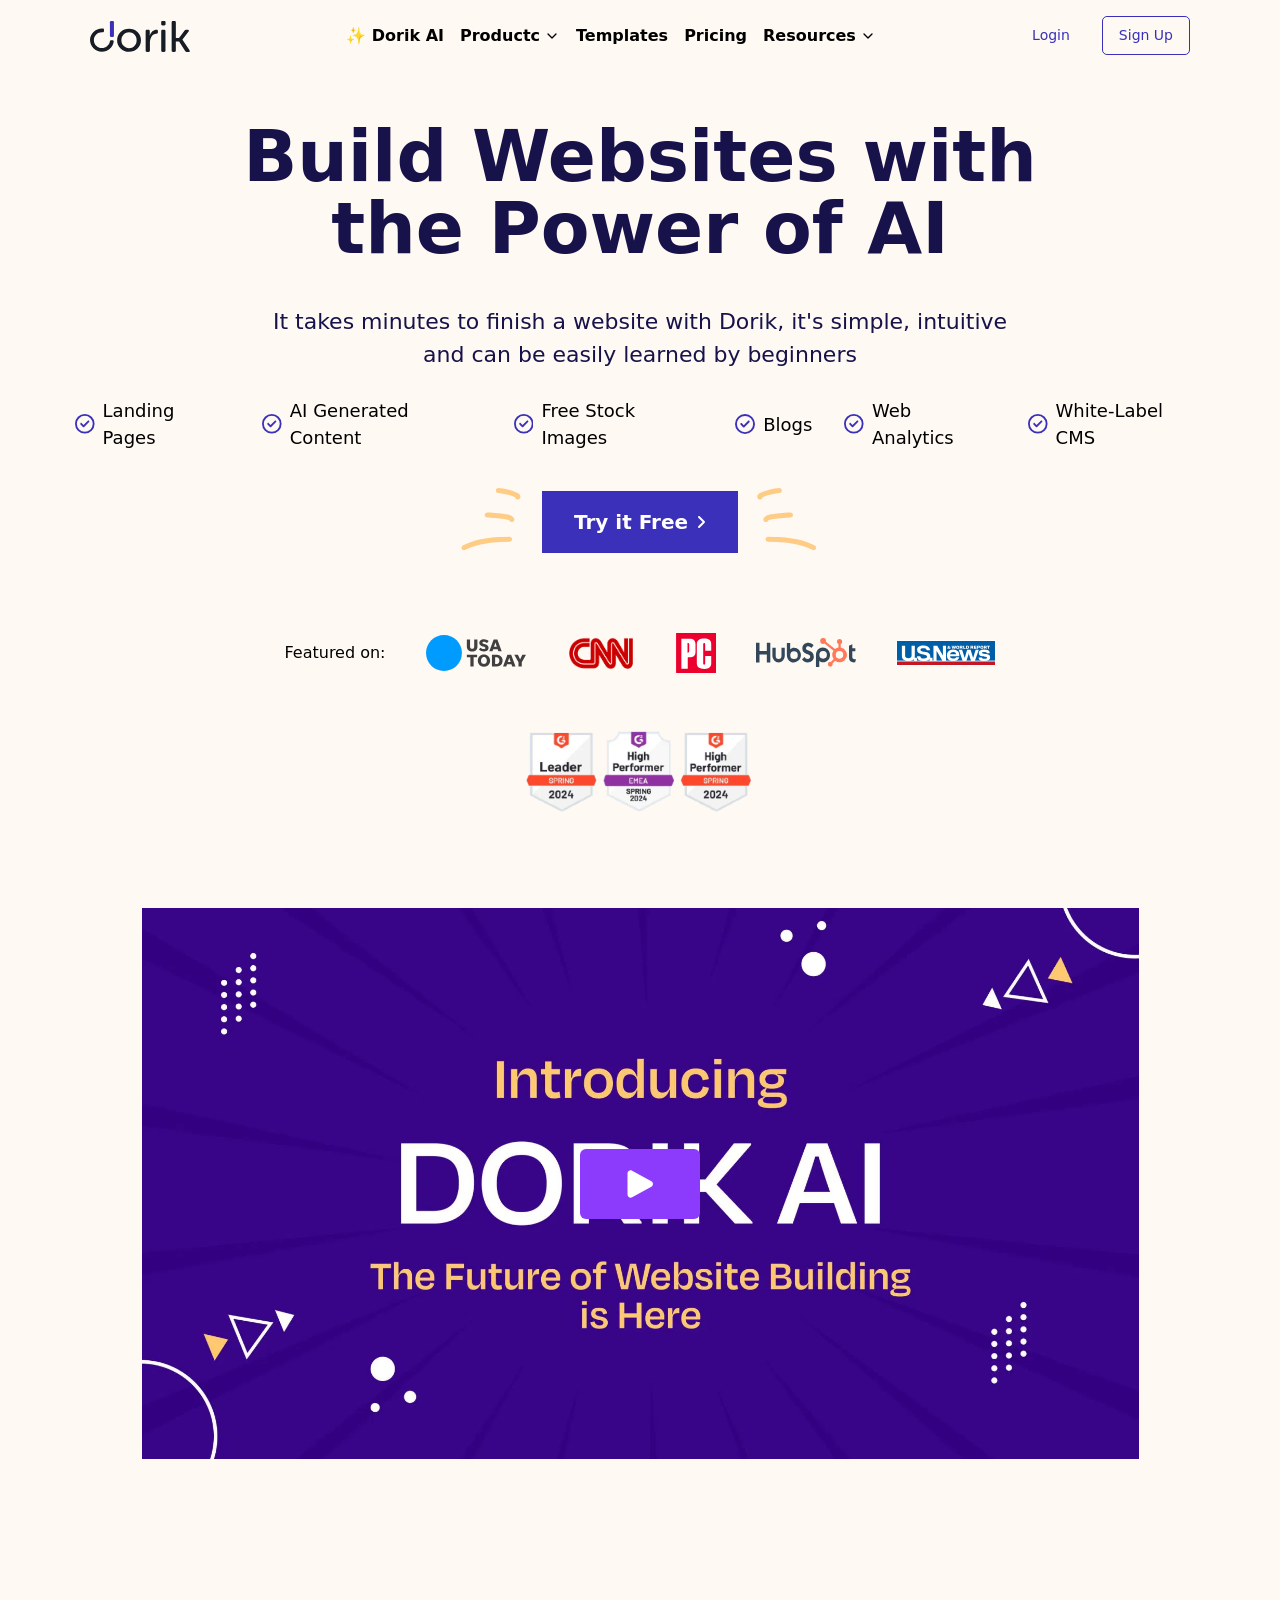
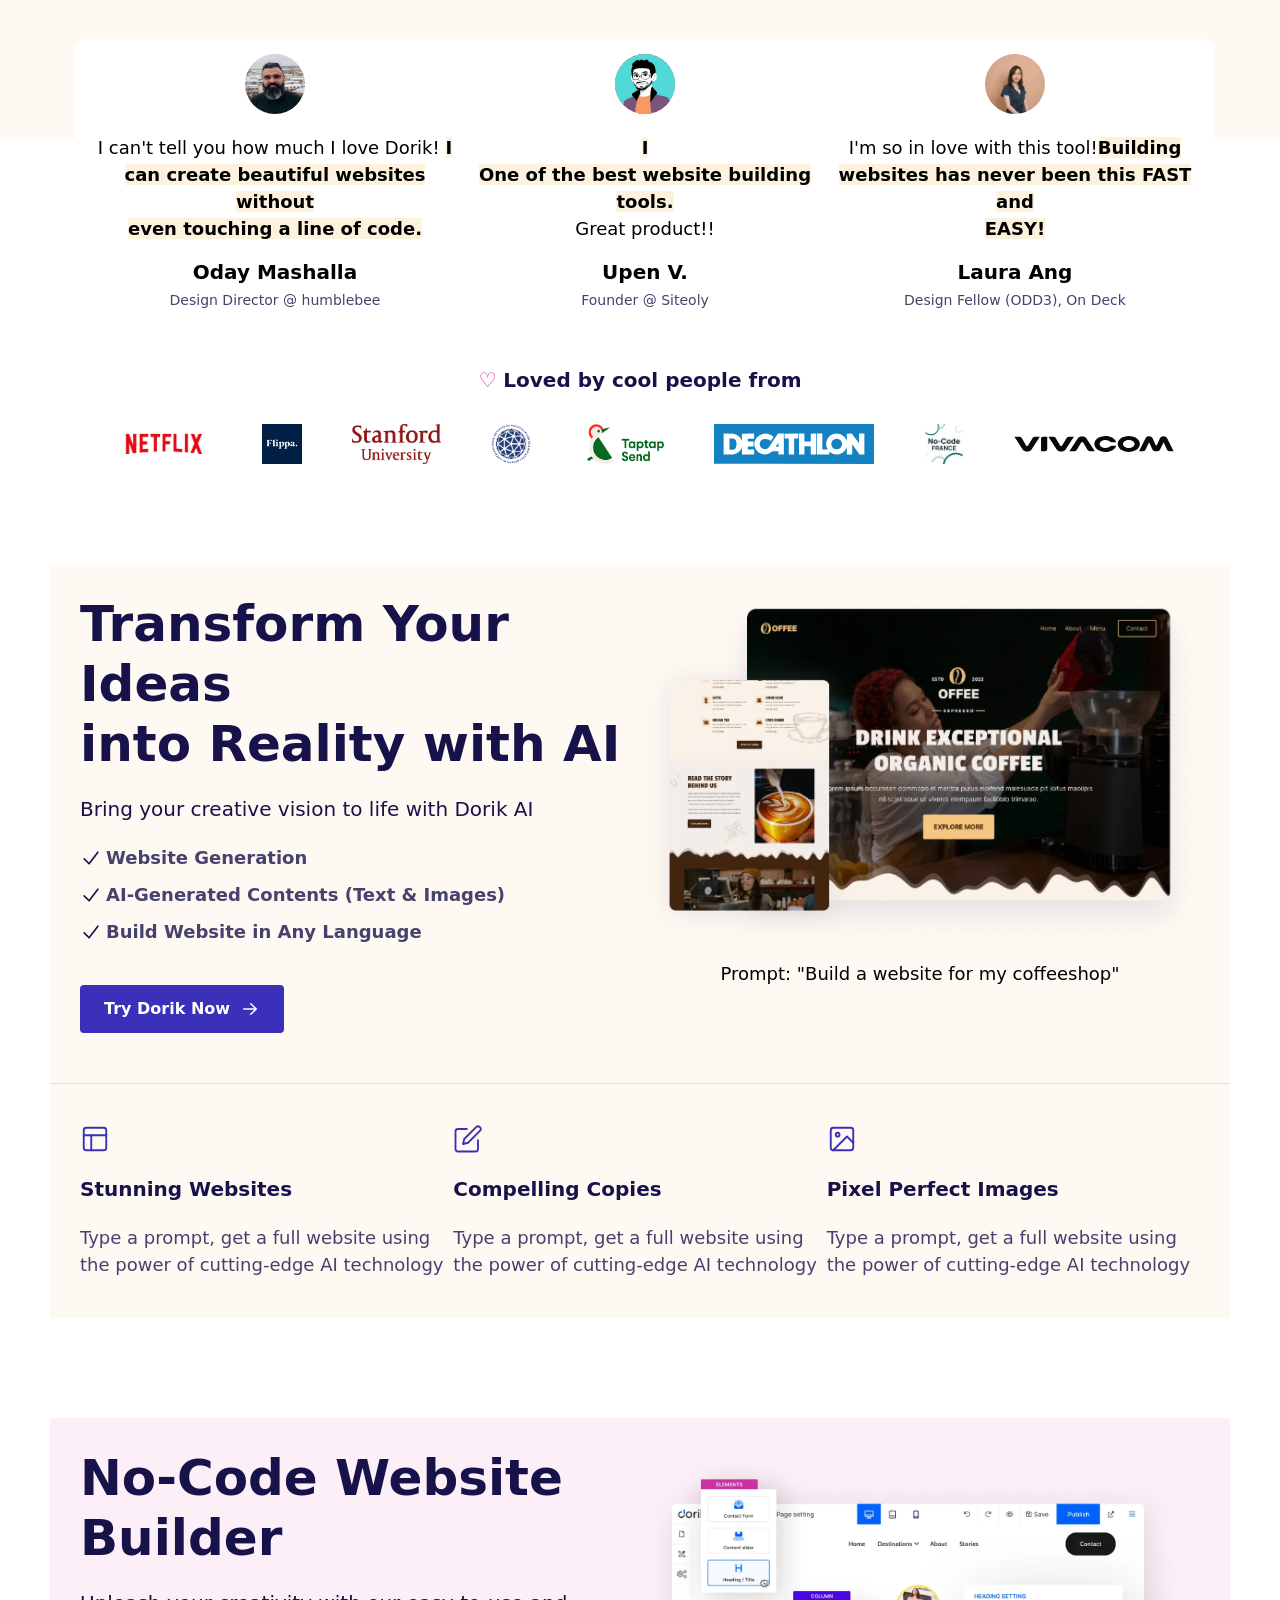
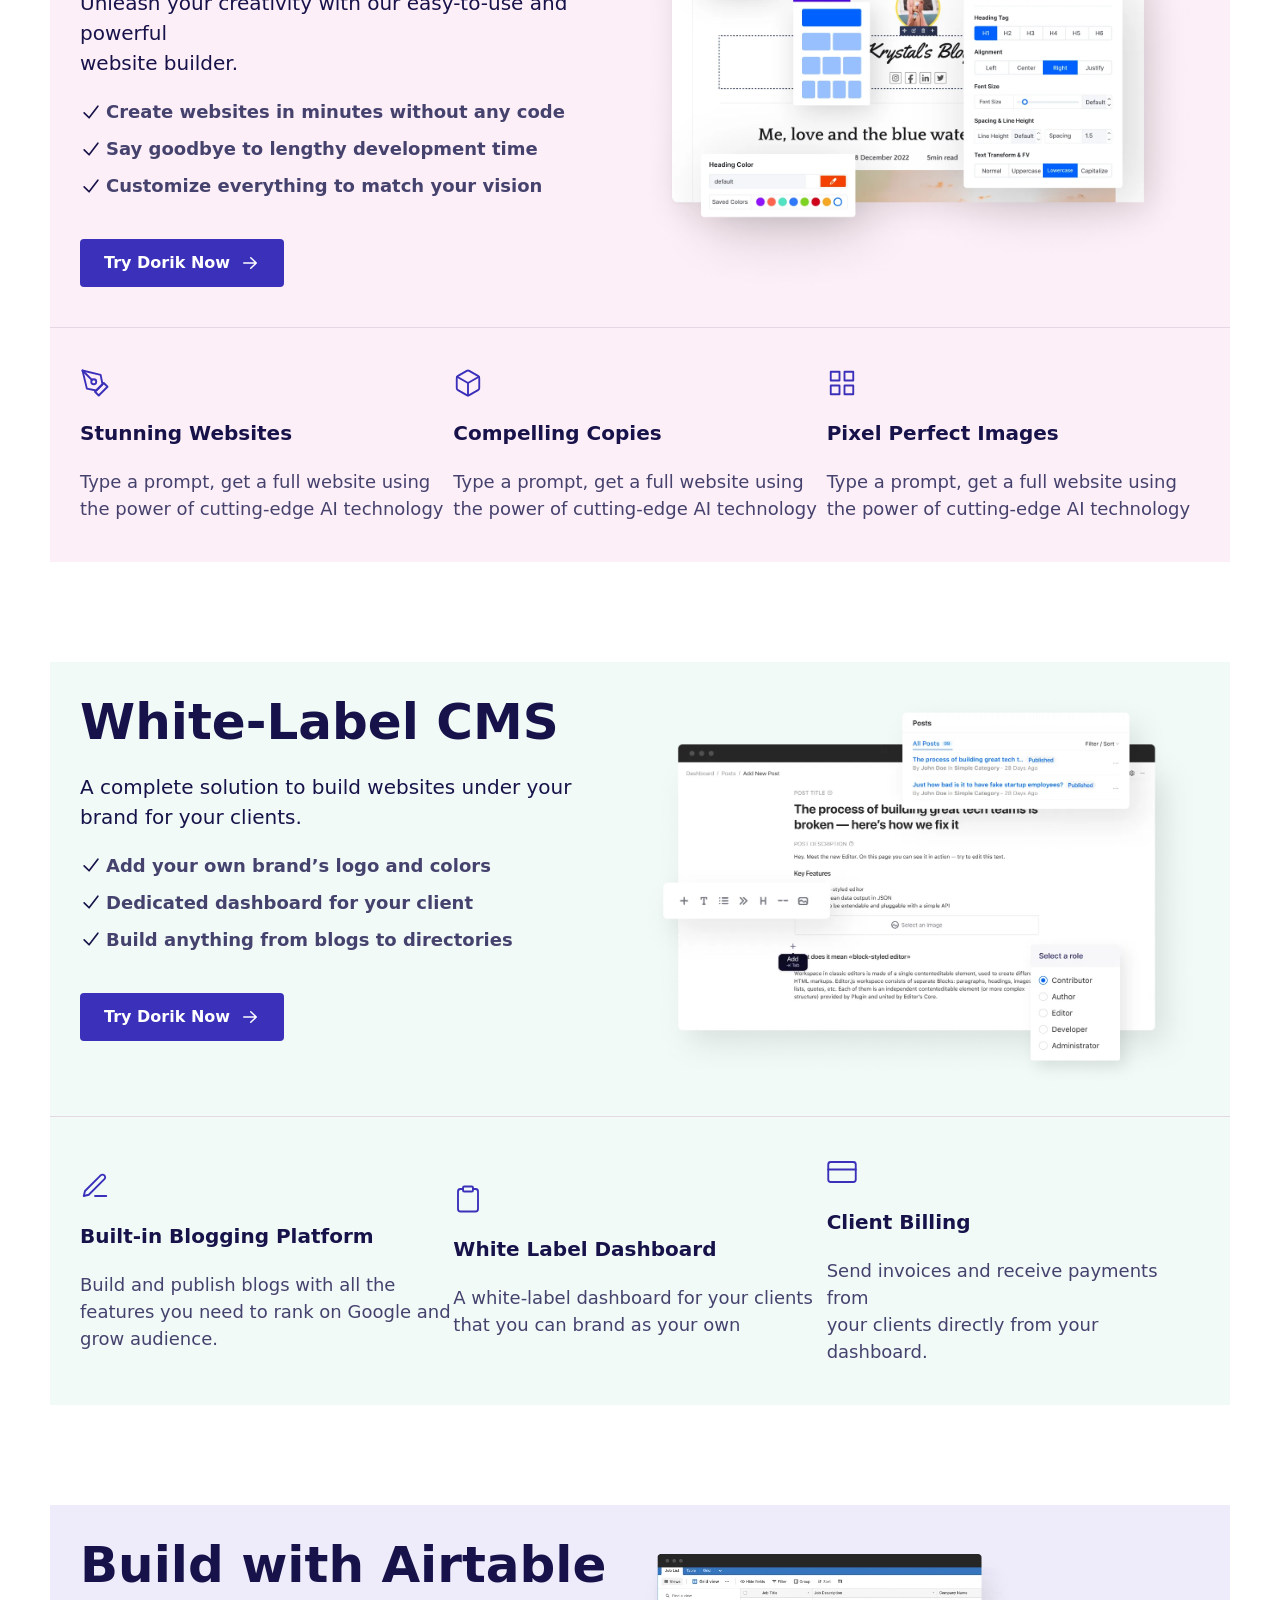
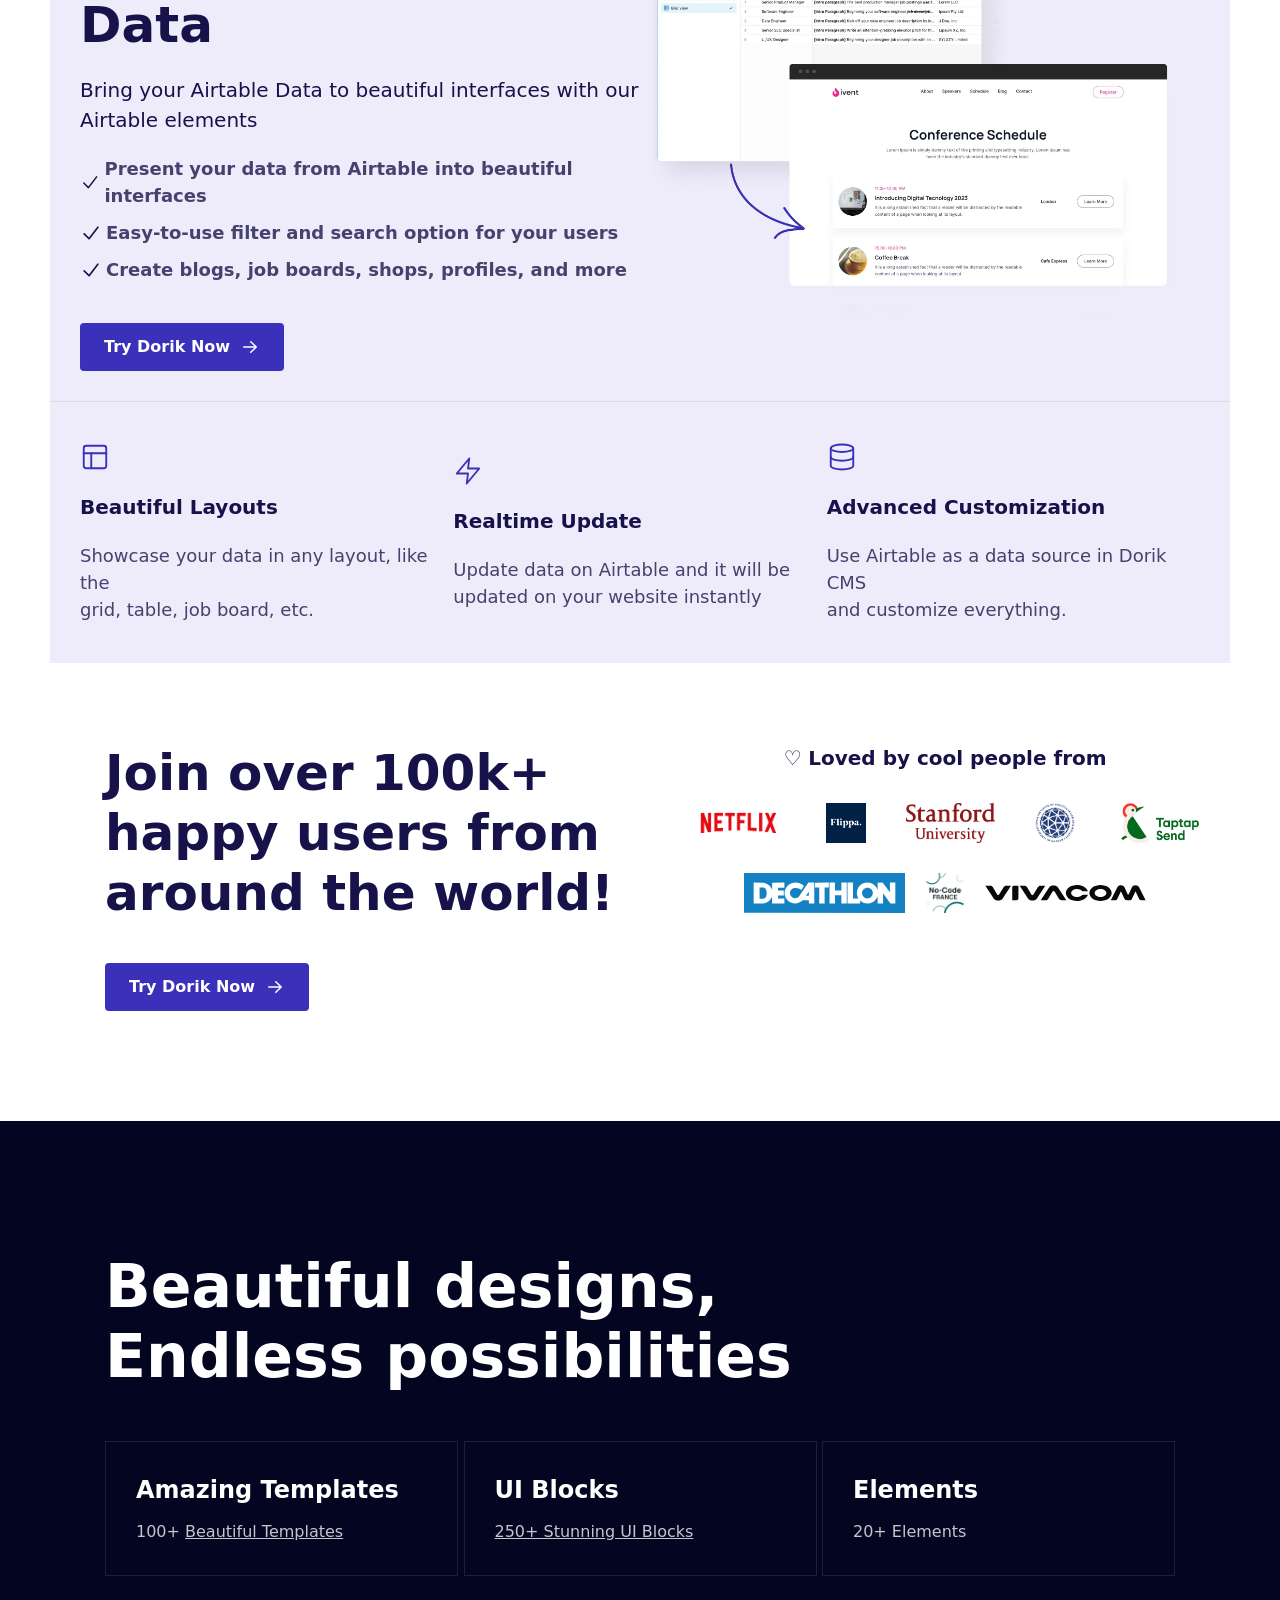
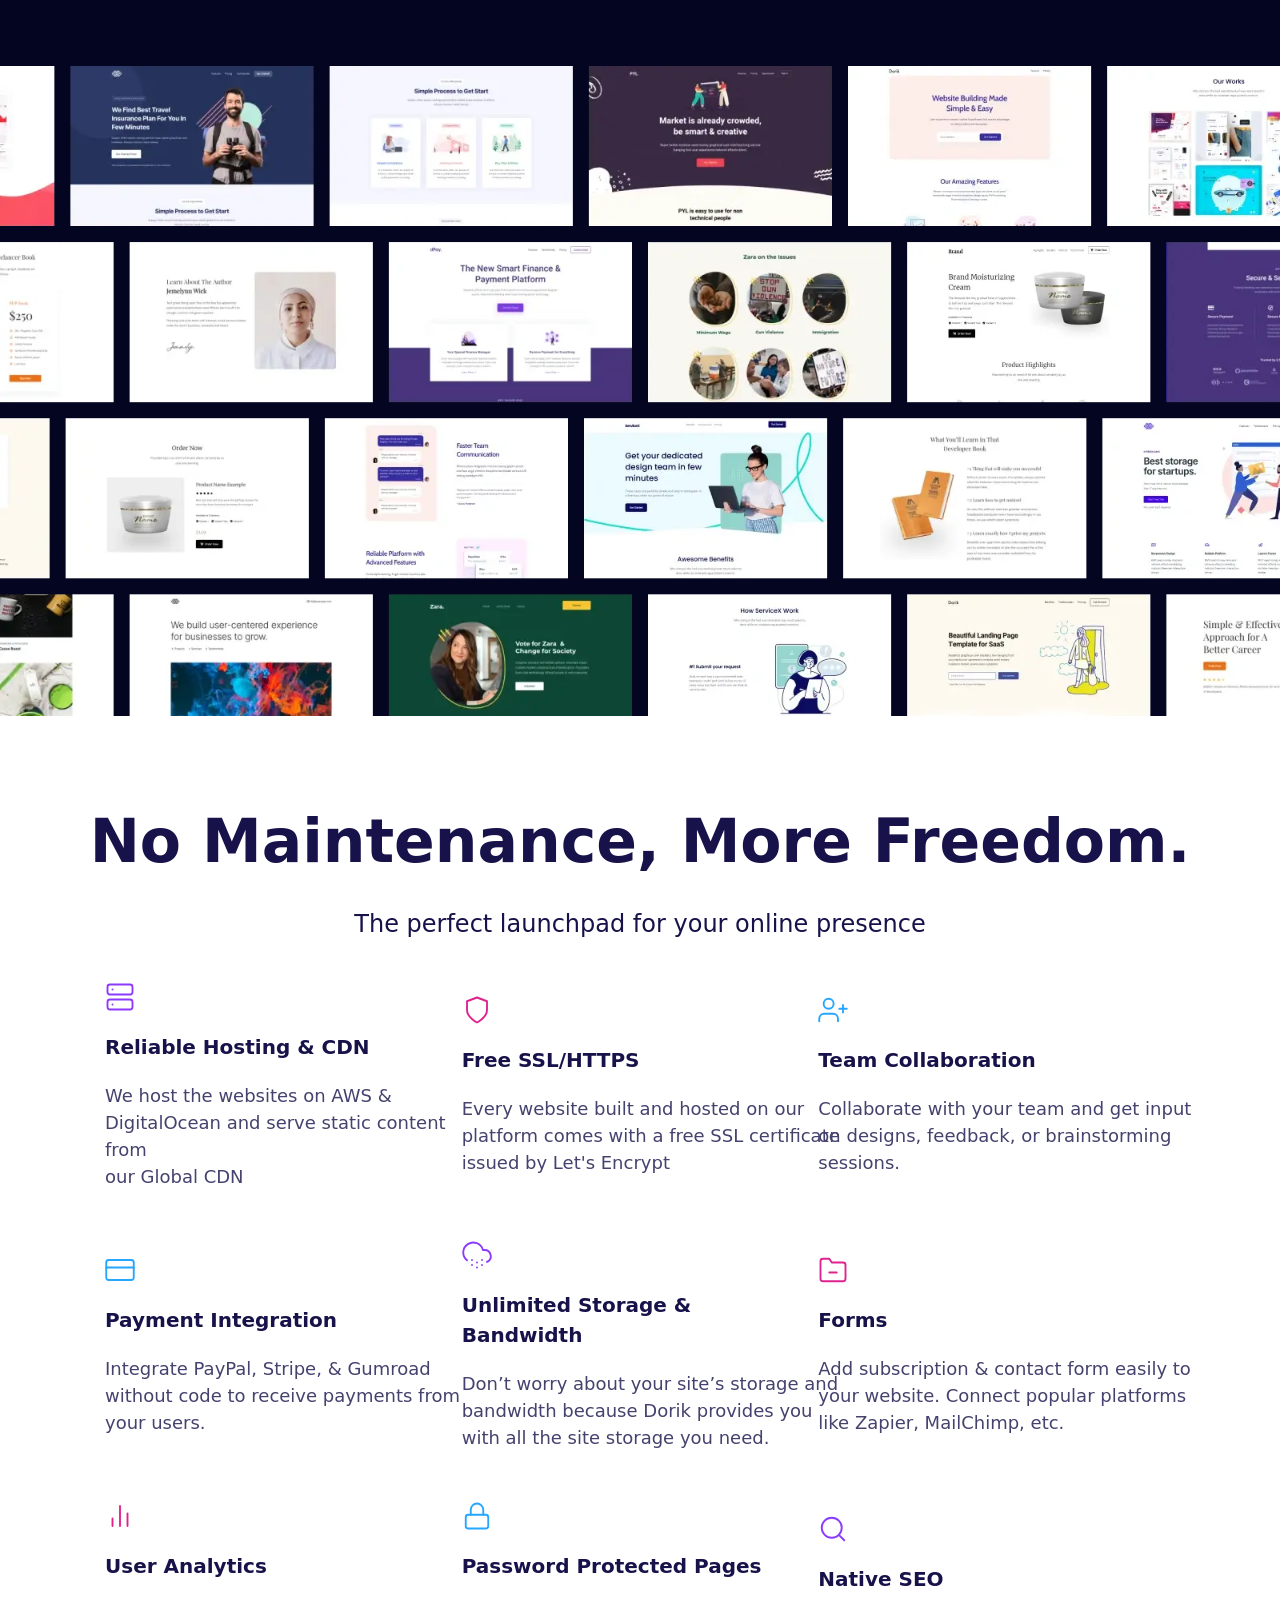
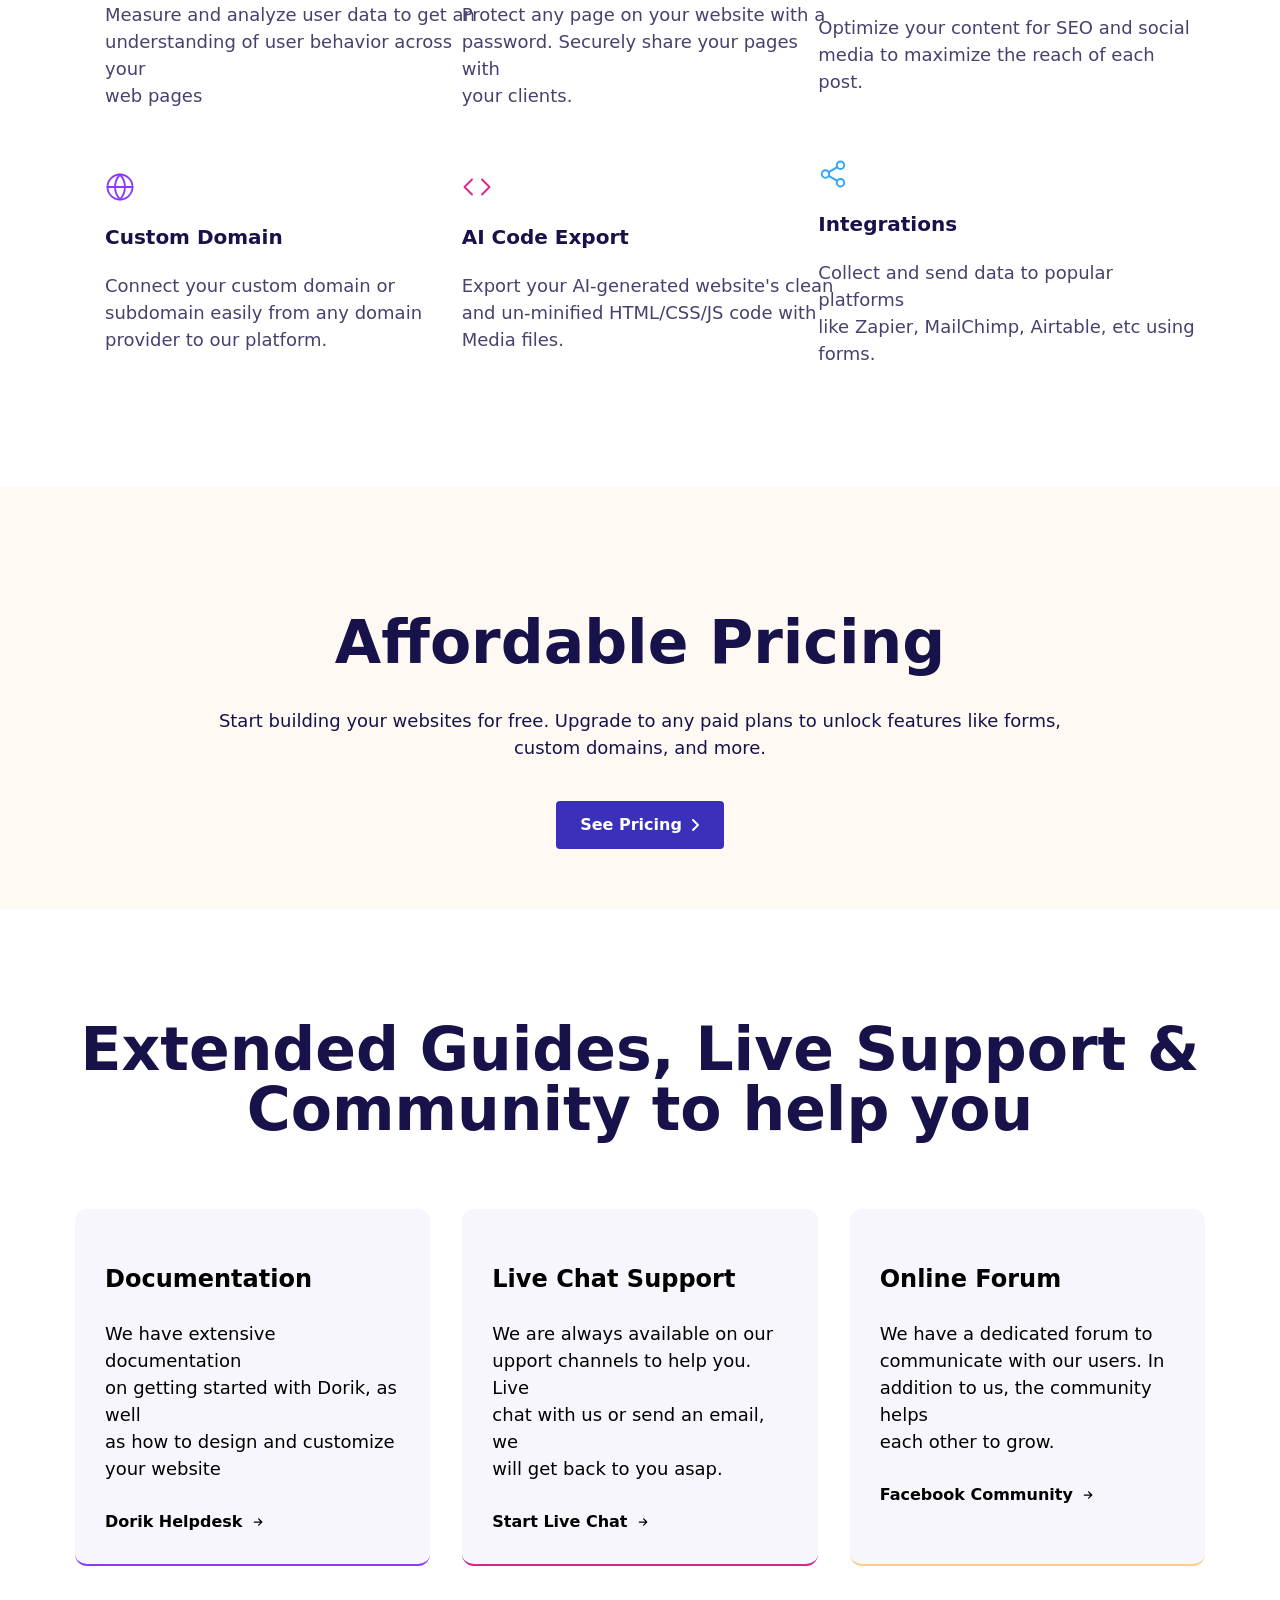
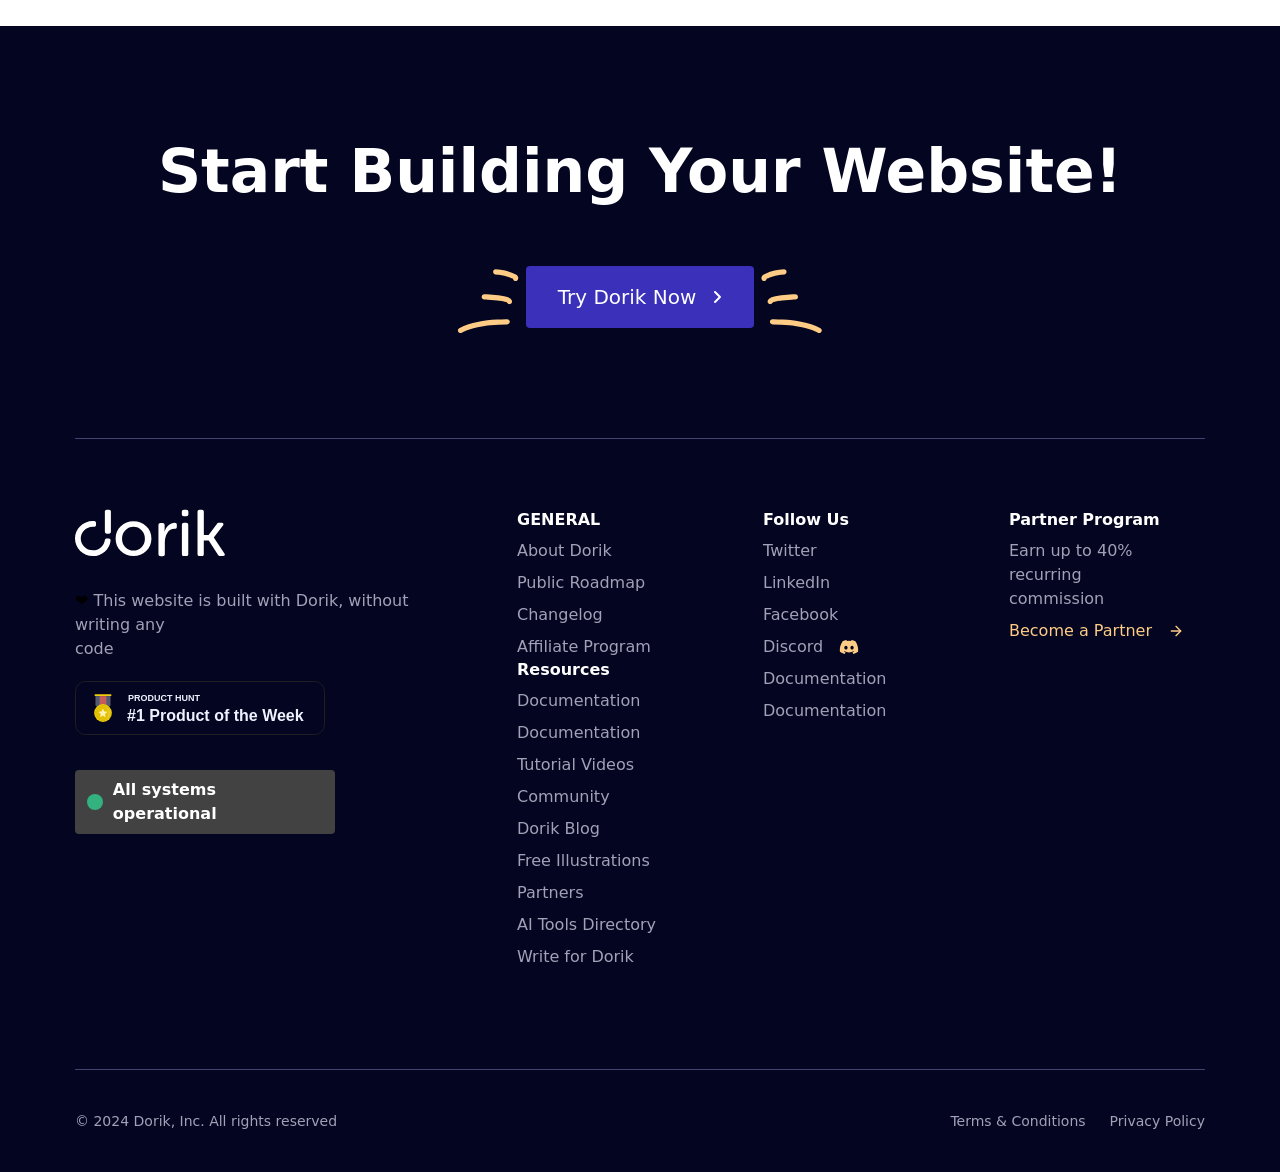
<file: index.html>
<!DOCTYPE html>
<html lang="en">
  <head>
    <meta charset="UTF-8" />
    <meta name="viewport" content="width=device-width, initial-scale=1.0" />
    <link href="./output.css" rel="stylesheet" />
    <link rel="preconnect" href="https://fonts.googleapis.com">
   <link rel="preconnect" href="https://fonts.gstatic.com" crossorigin>
   <link href="https://fonts.googleapis.com/css2?family=Roboto:ital,wght@0,100..900;1,100..900&display=swap" rel="stylesheet">
    <title>Document</title>
  </head>
  <body>
    <div class="bg-[#fff9f3]">
      <div class="container w-[1100px] mx-auto">
        <div class="flex justify-between mx-auto items-center py-4">
          <div class=" ">
            <svg
              width="100"
              height=""
              viewBox="0 0 879 295"
              fill="none"
              xmlns="http://www.w3.org/2000/svg"
            >
              <g clip-path="url(#clip0_2_2)">
                <path
                  d="M343 84.7C372.5 84.7 397.4 94.3 417.7 113.6C438 132.8 448.1 157.1 448.1 186.3C448.1 215.3 437.8 239.7 417.3 259.4C397 278.9 372.3 288.7 343 288.7C313.8 288.7 289 279 268.7 259.4C248.4 239.9 238.3 215.5 238.3 186.3C238.3 157 248.4 132.8 268.7 113.6C289.2 94.3 314 84.7 343 84.7ZM343 256.3C361.7 256.3 377.5 249.8 390.3 236.7C403.4 223.4 409.9 206.6 409.9 186.3C409.9 166.3 403.4 149.7 390.3 136.7C377.5 123.5 361.7 117 343 117C324.5 117 308.7 123.5 295.7 136.6C282.7 149.7 276 166.3 276 186.3C276 206.3 282.5 223 295.6 236.3C308.8 249.6 324.5 256.3 343 256.3Z"
                  fill="#181C24"
                />
                <path
                  d="M489.2 277.3V108C489.2 99.5 493.4 95.3 501.9 95.3H512.7C521.2 95.3 525.4 99.5 525.4 108V130.3L524.2 144.9H525C529.9 130.3 537.7 118.1 548.5 108.3C559.3 98.6 571.3 93.7 584.7 93.7C592.9 93.7 597 97.9 597 106.4V117.2C597 125.7 592.4 129.9 583.1 129.9C565.1 129.9 551.2 138 541.2 154.1C531.4 170 526.6 188.5 526.6 209.5V277.2C526.6 285.7 522.4 289.9 513.9 289.9H502C493.5 290 489.2 285.8 489.2 277.3Z"
                  fill="#181C24"
                />
                <path
                  d="M651.6 56.4H638.5C630 56.4 625.8 52.2 625.8 43.7V31C625.8 22.5 630 18.3 638.5 18.3H651.6C660.1 18.3 664.3 22.5 664.3 31V43.7C664.3 52.2 660.1 56.4 651.6 56.4ZM626.2 277.3V108C626.2 99.5 630.4 95.3 638.9 95.3H650.8C659.3 95.3 663.5 99.5 663.5 108V277.3C663.5 285.8 659.3 290 650.8 290H638.9C630.5 290 626.2 285.8 626.2 277.3Z"
                  fill="#181C24"
                />
                <path
                  d="M717.8 277.3V31C717.8 22.5 722 18.3 730.5 18.3H742.4C750.6 18.3 754.7 22.5 754.7 31V166.5H782.8L830.1 103.4C833.4 98 838.4 95.3 845.1 95.3H859.3C864.4 95.3 867.8 96.8 869.3 99.9C870.8 103 870.1 106.6 867 110.7L813.1 181.1V181.9L875.4 274.6C878.2 279 878.8 282.6 877.1 285.6C875.4 288.6 872 290 866.9 290H851.5C845.1 290 840.1 287.1 836.5 281.1L783.4 198.7H754.5V277.2C754.5 285.7 750.4 289.9 742.2 289.9H730.3C722.1 290 717.8 285.8 717.8 277.3Z"
                  fill="#181C24"
                />
                <path
                  d="M199.6 158.5H185.8C179.8 158.5 175 153.6 175 147.7V28.8C175 22.8 179.9 18 185.8 18H199.6C205.6 18 210.4 22.9 210.4 28.8V147.6C210.4 153.6 205.6 158.5 199.6 158.5Z"
                  fill="#3A30BA"
                />
                <path
                  d="M104.6 288.6C46.9 288.6 0 242.4 0 185.7C0 128.9 46.9 82.7 104.6 82.7H112.3C118.3 82.7 123.2 87.6 123.2 93.6V105.7C123.2 111.7 118.3 116.6 112.3 116.6H104.6C65.6 116.6 33.8 147.6 33.8 185.8C33.8 224 65.6 255 104.6 255C140.4 255 170.1 228.9 174.8 195.2C175.5 189.9 180 185.9 185.4 185.9H197.8C204.3 185.9 209.4 191.6 208.6 198C202.5 248.9 158.2 288.6 104.6 288.6Z"
                  fill="#181C24"
                />
              </g>
              <defs>
                <clipPath id="clip0_2_2">
                  <rect width="878.3" height="294.6" fill="white" />
                </clipPath>
              </defs>
            </svg>
          </div>
          <div class="flex items-center justify-center gap-6">
            <div class="flex gap-4">
              <a
                href=""
                class="text-[16px] text-black font-semibold leading-[24px]"
                >✨ Dorik AI</a
              >
              <a
                href=""
                class="text-[16px] text-black font-semibold leading-[24px] flex items-center gap-1"
                >Productc
                <svg
                  xmlns="http://www.w3.org/2000/svg"
                  width="16"
                  height="16"
                  viewBox="0 0 24 24"
                  fill="none"
                  stroke="currentColor"
                  stroke-width="2"
                  stroke-linecap="round"
                  stroke-linejoin="round"
                  class="feather feather-chevron-down"
                  color="undefined"
                >
                  <polyline points="6 9 12 15 18 9"></polyline></svg
              ></a>
              <a
                href=""
                class="text-[16px] text-black font-semibold leading-[24px]"
                >Templates</a
              >
              <a
                href=""
                class="text-[16px] text-black font-semibold leading-[24px]"
                >Pricing</a
              >
              <a
                href=""
                class="text-[16px] text-black font-semibold leading-[24px] flex items-center gap-1"
                >Resources
                <svg
                  xmlns="http://www.w3.org/2000/svg"
                  width="16"
                  height="16"
                  viewBox="0 0 24 24"
                  fill="none"
                  stroke="currentColor"
                  stroke-width="2"
                  stroke-linecap="round"
                  stroke-linejoin="round"
                  class="feather feather-chevron-down"
                  color="undefined"
                >
                  <polyline points="6 9 12 15 18 9"></polyline></svg
              ></a>
            </div>
          </div>
          <div class="flex gap-8">
            <button class="text-[#3a30ba] text-[14px] font-medium">
              Login
            </button>
            <button
              class="text-[#3a30ba] text-[14px] font-medium border-[1px] border-[#3a30ba] px-4 py-2 rounded-[5px]"
            >
              Sign Up
            </button>
          </div>
        </div>
      </div>
    </div>
    <!-- hero section -->

    <div class="bg-[#fff9f3] pt-[50px] relative">
      <div class="container w-[1130px] mx-auto">
        <div class=" ">
          <h1
            class="text-[71px] text-[#17134a] font-bold text-center leading-18"
          >
            Build Websites with<br />
            the Power of AI
          </h1>
          <p
            class="text-[22px] text-[#17134a] font-normal text-center mt-[40px]"
          >
            It takes minutes to finish a website with Dorik, it's simple,
            intuitive<br />
            and can be easily learned by beginners
          </p>
          <div class="flex justify-center">
            <div class="flex items-center mx-auto mt-[26px] gap-8">
              <div class="flex items-center gap-2">
                <svg
                  width="20"
                  height=""
                  aria-hidden="true"
                  focusable="false"
                  data-prefix="far"
                  data-icon="circle-check"
                  class="svg-inline--fa text-[#3A30BA]  fa-circle-check fa-fw icon icon_3hb7j7ze"
                  role="img"
                  xmlns="http://www.w3.org/2000/svg"
                  viewBox="0 0 512 512"
                  data-testid="icon-test"
                >
                  <path
                    fill="currentColor"
                    d="M256 48a208 208 0 1 1 0 416 208 208 0 1 1 0-416zm0 464A256 256 0 1 0 256 0a256 256 0 1 0 0 512zM369 209c9.4-9.4 9.4-24.6 0-33.9s-24.6-9.4-33.9 0l-111 111-47-47c-9.4-9.4-24.6-9.4-33.9 0s-9.4 24.6 0 33.9l64 64c9.4 9.4 24.6 9.4 33.9 0L369 209z"
                  ></path>
                </svg>
                <p class="text-[18px] font-medium">Landing Pages</p>
              </div>
              <div class="flex items-center gap-2">
                <svg
                  width="20"
                  height=""
                  aria-hidden="true"
                  focusable="false"
                  data-prefix="far"
                  data-icon="circle-check"
                  class="svg-inline--fa text-[#3A30BA] fa-circle-check fa-fw icon icon_3hb7j7ze"
                  role="img"
                  xmlns="http://www.w3.org/2000/svg"
                  viewBox="0 0 512 512"
                  data-testid="icon-test"
                >
                  <path
                    fill="currentColor"
                    d="M256 48a208 208 0 1 1 0 416 208 208 0 1 1 0-416zm0 464A256 256 0 1 0 256 0a256 256 0 1 0 0 512zM369 209c9.4-9.4 9.4-24.6 0-33.9s-24.6-9.4-33.9 0l-111 111-47-47c-9.4-9.4-24.6-9.4-33.9 0s-9.4 24.6 0 33.9l64 64c9.4 9.4 24.6 9.4 33.9 0L369 209z"
                  ></path>
                </svg>
                <p class="text-[18px] font-medium">AI Generated Content</p>
              </div>
              <div class="flex items-center gap-2">
                <svg
                  width="20"
                  height=""
                  aria-hidden="true"
                  focusable="false"
                  data-prefix="far"
                  data-icon="circle-check"
                  class="svg-inline--fa text-[#3A30BA] fa-circle-check fa-fw icon icon_3hb7j7ze"
                  role="img"
                  xmlns="http://www.w3.org/2000/svg"
                  viewBox="0 0 512 512"
                  data-testid="icon-test"
                >
                  <path
                    fill="currentColor"
                    d="M256 48a208 208 0 1 1 0 416 208 208 0 1 1 0-416zm0 464A256 256 0 1 0 256 0a256 256 0 1 0 0 512zM369 209c9.4-9.4 9.4-24.6 0-33.9s-24.6-9.4-33.9 0l-111 111-47-47c-9.4-9.4-24.6-9.4-33.9 0s-9.4 24.6 0 33.9l64 64c9.4 9.4 24.6 9.4 33.9 0L369 209z"
                  ></path>
                </svg>
                <p class="text-[18px] font-medium">Free Stock Images</p>
              </div>
              <div class="flex items-center gap-2">
                <svg
                  width="20"
                  height=""
                  aria-hidden="true"
                  focusable="false"
                  data-prefix="far"
                  data-icon="circle-check"
                  class="svg-inline--fa text-[#3A30BA] fa-circle-check fa-fw icon icon_3hb7j7ze"
                  role="img"
                  xmlns="http://www.w3.org/2000/svg"
                  viewBox="0 0 512 512"
                  data-testid="icon-test"
                >
                  <path
                    fill="currentColor"
                    d="M256 48a208 208 0 1 1 0 416 208 208 0 1 1 0-416zm0 464A256 256 0 1 0 256 0a256 256 0 1 0 0 512zM369 209c9.4-9.4 9.4-24.6 0-33.9s-24.6-9.4-33.9 0l-111 111-47-47c-9.4-9.4-24.6-9.4-33.9 0s-9.4 24.6 0 33.9l64 64c9.4 9.4 24.6 9.4 33.9 0L369 209z"
                  ></path>
                </svg>
                <p class="text-[18px] font-medium">Blogs</p>
              </div>
              <div class="flex items-center gap-2">
                <svg
                  width="20"
                  height=""
                  aria-hidden="true"
                  focusable="false"
                  data-prefix="far"
                  data-icon="circle-check"
                  class="svg-inline--fa text-[#3A30BA] fa-circle-check fa-fw icon icon_3hb7j7ze"
                  role="img"
                  xmlns="http://www.w3.org/2000/svg"
                  viewBox="0 0 512 512"
                  data-testid="icon-test"
                >
                  <path
                    fill="currentColor"
                    d="M256 48a208 208 0 1 1 0 416 208 208 0 1 1 0-416zm0 464A256 256 0 1 0 256 0a256 256 0 1 0 0 512zM369 209c9.4-9.4 9.4-24.6 0-33.9s-24.6-9.4-33.9 0l-111 111-47-47c-9.4-9.4-24.6-9.4-33.9 0s-9.4 24.6 0 33.9l64 64c9.4 9.4 24.6 9.4 33.9 0L369 209z"
                  ></path>
                </svg>
                <p class="text-[18px] font-medium">Web Analytics</p>
              </div>
              <div class="flex items-center gap-2">
                <svg
                  width="20"
                  height=""
                  aria-hidden="true"
                  focusable="false"
                  data-prefix="far"
                  data-icon="circle-check"
                  class="svg-inline--fa text-[#3A30BA] fa-circle-check fa-fw icon icon_3hb7j7ze"
                  role="img"
                  xmlns="http://www.w3.org/2000/svg"
                  viewBox="0 0 512 512"
                  data-testid="icon-test"
                >
                  <path
                    fill="currentColor"
                    d="M256 48a208 208 0 1 1 0 416 208 208 0 1 1 0-416zm0 464A256 256 0 1 0 256 0a256 256 0 1 0 0 512zM369 209c9.4-9.4 9.4-24.6 0-33.9s-24.6-9.4-33.9 0l-111 111-47-47c-9.4-9.4-24.6-9.4-33.9 0s-9.4 24.6 0 33.9l64 64c9.4 9.4 24.6 9.4 33.9 0L369 209z"
                  ></path>
                </svg>
                <p class="text-[18px] font-medium">White-Label CMS</p>
              </div>
            </div>
          </div>
          <div class="mt-[40px]">
            <button
              class="text-white text-[20px] font-semibold relative bg-[#3A30BA] mx-auto hover:bg-[#12126E] px-[32px] py-[16px] flex items-center gap-2"
            >
              Try it Free
              <svg
                width="10"
                aria-hidden="true"
                focusable="false"
                data-prefix="fas"
                data-icon="angle-right"
                class="svg-inline--fa fa-angle-right fa-fw icon"
                role="img"
                xmlns="http://www.w3.org/2000/svg"
                viewBox="0 0 320 512"
                data-testid="icon-test"
              >
                <path
                  fill="currentColor"
                  d="M278.6 233.4c12.5 12.5 12.5 32.8 0 45.3l-160 160c-12.5 12.5-32.8 12.5-45.3 0s-12.5-32.8 0-45.3L210.7 256 73.4 118.6c-12.5-12.5-12.5-32.8 0-45.3s32.8-12.5 45.3 0l160 160z"
                ></path>
              </svg>
            </button>
            <img
              class="w-[380px] absolute ml-[374px] -mt-[70px]"
              src="./img/button-bg_wqfy1ggx.svg"
              alt=""
            />
          </div>
          <div
            class="flex justify-center mt-[80px] gap-[40px] w-[944px] mx-auto items-center"
          >
            <p class="">Featured on:</p>
            <img class="w-[100px]" src="./img/a.svg" alt="" />
            <img class="w-[70px]" src="./img/b.webp" alt="" />
            <img class="w-[40px]" src="./img/c.svg" alt="" />
            <img class="w-[100px]" src="./img/d.svg" alt="" />
            <img class="w-[100px]" src="./img/e.svg" alt="" />
          </div>
          <div class="flex justify-center mt-[30px]">
            <img class="w-[258px]" src="./img/f.webp" alt="" />
          </div>
        </div>
      </div>
    </div>

    <div class="bg-[#fff9f3] pt-[70px] pb-[280px] relative">
      <div class="container bg-bller w-[1130px] mx-auto  blur-background">
        <div class=" ">
          <div
            class="mx-auto w-[997px] h-[551px] bg-cover p-10 bg-no-repeat bg-[url('./img/bb.png')] flex items-center justify-center"
          >
            <svg
              xmlns="http://www.w3.org/2000/svg"
              viewBox="0 0 24 24"
              fill="currentColor"
              class="size-30 h-[70px] rounded-md text-white bg-[#8c3bfc] hover:bg-[#27a6fe] px-[40px]"
            >
              <path
                fill-rule="evenodd"
                d="M4.5 5.653c0-1.427 1.529-2.33 2.779-1.643l11.54 6.347c1.295.712 1.295 2.573 0 3.286L7.28 19.99c-1.25.687-2.779-.217-2.779-1.643V5.653Z"
                clip-rule="evenodd"
              />
            </svg>
          </div>
        </div>
      </div>
    </div>

    <div class="bg-[#f8fbfb]">
      <div class="container w-[1130px] mx-auto">
        <div class="-mt-[100px] absolute">
          <div
            class="flex w-[1140px] bg-white items-center mx-auto justify-center px-[15px] pt-[15px] pb-[30px] rounded-xl"
          >
            <div class="w-[379px]">
              <img
                class="rounded-full w-[60px] h-[60px] mx-auto"
                src="./img//man1.webp"
                alt=""
              />
              <h2 class="text-[18px] font-normal text-center mt-5">
                I can't tell you how much I love Dorik!
                <b class="bg-[#fcf2de]"
                  >I<br />
                  can create beautiful websites without<br />
                  even touching a line of code.</b
                >
              </h2>
              <h4
                class="text-[20px] leading-[1.5px] font-semibold text-center mt-[30px]"
              >
                Oday Mashalla
              </h4>
              <p class="text-[14px] text-center text-[#45426e] mt-4">
                Design Director @ humblebee
              </p>
            </div>
            <div class="w-[379px]">
              <img
                class="rounded-full w-[60px] h-[60px] mx-auto"
                src="./img//man2.webp"
                alt=""
              />
              <h2 class="text-[18px] font-normal text-center mt-5">
                <b class="bg-[#fcf2de]"
                  >I<br />
                  One of the best website building tools.<br /> </b
                >Great product!!
              </h2>
              <h4
                class="text-[20px] leading-[1.5px] font-semibold text-center mt-[30px]"
              >
                Upen V.
              </h4>
              <p class="text-[14px] text-center text-[#45426e] mt-4">
                Founder @ Siteoly
              </p>
            </div>
            <div class="w-[379px]">
              <img
                class="rounded-full w-[60px] h-[60px] mx-auto"
                src="./img//man3.webp"
                alt=""
              />
              <h2 class="text-[18px] font-normal text-center mt-5">
                I'm so in love with this tool!<b class="bg-[#fcf2de]"
                  >Building websites has never been this FAST and<br />
                  EASY!</b
                >
              </h2>
              <h4
                class="text-[20px] leading-[1.5px] font-semibold text-center mt-[30px]"
              >
                Laura Ang
              </h4>
              <p class="text-[14px] text-center text-[#45426e] mt-4">
                Design Fellow (ODD3), On Deck
              </p>
            </div>
          </div>
        </div>
      </div>
    </div>

    <div class="mt-[227px]">
      <div class="container w-[1130px] mx-auto">
        <h4
          class="text-[20px] text-center font-semibold leading-[28px] text-[#17134A]"
        >
          <span class="text-[#DE238E]">♡</span> Loved by cool people from
        </h4>
        <div
          class="flex w-[1140px] gap-[50px] mx-auto mt-[30px] justify-center"
        >
          <img
            class="w-[95.23px] text-[#393939]"
            src="./img/brand1.webp"
            alt=""
          />
          <img class="w-[40px]" src="./img/brand2.webp" alt="" />
          <img class="w-[89.23px]" src="./img/brand3.webp" alt="" />
          <img class="w-[40px]" src="./img/brand4.webp" alt="" />
          <img class="w-[83px]" src="./img/brand5.webp" alt="" />
          <img class="w-[160px]" src="./img/brand6.svg" alt="" />
          <img class="w-[40px]" src="./img/brand7.webp" alt="" />
          <img class="w-[160px]" src="./img/brand8.svg" alt="" />
        </div>
      </div>
    </div>

    <div class="mt-[100px]">
      <div class="container w-[1130px] flex items-center  justify-center mx-auto">
        <div class="w-[1180px]  bg-[#fff9f3]">
        <div
          class="flex justify-between border-b-[1px] border-[#e4d8e5] px-[30px] pt-[30px] pb-[50px] "
        >
          <div class="w-[570px]">
            <h2 class="text-[50px] font-bold leading-[60px] text-[#17134A]">
              Transform Your Ideas<br />
              into Reality with AI
            </h2>
            <p
              class="text-[20px] text-[#17134A] font-normal leading-[30px] my-[20px]"
            >
              Bring your creative vision to life with Dorik AI
            </p>
            <p
              class="text-[#45426E] text-[18px] font-semibold flex gap-[4px] items-center"
            >
              <svg
                class="text-[#17134A]"
                width="22"
                xmlns="http://www.w3.org/2000/svg"
                viewBox="0 0 20 20"
                fill="currentColor"
                class="size-5"
              >
                <path
                  fill-rule="evenodd"
                  d="M16.704 4.153a.75.75 0 0 1 .143 1.052l-8 10.5a.75.75 0 0 1-1.127.075l-4.5-4.5a.75.75 0 0 1 1.06-1.06l3.894 3.893 7.48-9.817a.75.75 0 0 1 1.05-.143Z"
                  clip-rule="evenodd"
                />
              </svg>
              Website Generation
            </p>
            <p
              class="text-[#45426E] text-[18px] font-semibold mt-[10px] flex gap-[4px] items-center"
            >
              <svg
                class="text-[#17134A]"
                width="22"
                xmlns="http://www.w3.org/2000/svg"
                viewBox="0 0 20 20"
                fill="currentColor"
                class="size-5"
              >
                <path
                  fill-rule="evenodd"
                  d="M16.704 4.153a.75.75 0 0 1 .143 1.052l-8 10.5a.75.75 0 0 1-1.127.075l-4.5-4.5a.75.75 0 0 1 1.06-1.06l3.894 3.893 7.48-9.817a.75.75 0 0 1 1.05-.143Z"
                  clip-rule="evenodd"
                />
              </svg>
              AI-Generated Contents (Text & Images)
            </p>
            <p
              class="text-[#45426E] text-[18px] font-semibold mt-[10px] flex gap-[4px] items-center"
            >
              <svg
                class="text-[#17134A]"
                width="22"
                xmlns="http://www.w3.org/2000/svg"
                viewBox="0 0 20 20"
                fill="currentColor"
                class="size-5"
              >
                <path
                  fill-rule="evenodd"
                  d="M16.704 4.153a.75.75 0 0 1 .143 1.052l-8 10.5a.75.75 0 0 1-1.127.075l-4.5-4.5a.75.75 0 0 1 1.06-1.06l3.894 3.893 7.48-9.817a.75.75 0 0 1 1.05-.143Z"
                  clip-rule="evenodd"
                />
              </svg>
              Build Website in Any Language
            </p>
            <button
              class="text-white text-[16px] bg-[#3a30ba] hover:bg-[#1A187D] rounded-sm mt-[40px] font-semibold flex items-center gap-[10px] px-[24px] py-[12px]"
            >
              Try Dorik Now
              <svg
                xmlns="http://www.w3.org/2000/svg"
                viewBox="0 0 20 20"
                fill="currentColor"
                class="size-5"
              >
                <path
                  fill-rule="evenodd"
                  d="M3 10a.75.75 0 0 1 .75-.75h10.638L10.23 5.29a.75.75 0 1 1 1.04-1.08l5.5 5.25a.75.75 0 0 1 0 1.08l-5.5 5.25a.75.75 0 1 1-1.04-1.08l4.158-3.96H3.75A.75.75 0 0 1 3 10Z"
                  clip-rule="evenodd"
                />
              </svg>
            </button>
          </div>
          <div class="w-[570px]">
            <img src="./img/website-generation-1-GWTEAs.webp" alt="" />
            <p class="mt-[15px] text-center text-[18px] font-normal">
              Prompt: "Build a website for my coffeeshop"
            </p>
          </div>
        </div>
        <div class=" px-[30px] pb-[40px] mt-[40px] flex items-center justify-between">
            <div class="w-[379.99px]">
                <svg xmlns="http://www.w3.org/2000/svg" width="30px" height="30px" viewBox="0 0 24 24" fill="none" stroke="currentColor" stroke-width="1.5" stroke-linecap="round" stroke-linejoin="round" class="feather text-[#3A30BA] feather-layout" color="[object Object]"><rect x="3" y="3" width="18" height="18" rx="2" ry="2"></rect><line x1="3" y1="9" x2="21" y2="9"></line><line x1="9" y1="21" x2="9" y2="9"></line></svg>
                <h2 class="text-[20px] text-[#17134A] font-semibold  mt-5">Stunning Websites</h2>
                <p class="text-[18px] mt-[20px] text-[#45426E] font-normal leading-[27px] ">Type a prompt, get a full website using the power of cutting-edge AI technology</p>
            </div>
            <div class="w-[379.99px]">
                <svg xmlns="http://www.w3.org/2000/svg" width="30px" height="30px" viewBox="0 0 24 24" fill="none" stroke="currentColor" stroke-width="1.5" stroke-linecap="round" stroke-linejoin="round" class="feather text-[#3A30BA] feather-edit" color="[object Object]"><path d="M11 4H4a2 2 0 0 0-2 2v14a2 2 0 0 0 2 2h14a2 2 0 0 0 2-2v-7"></path><path d="M18.5 2.5a2.121 2.121 0 0 1 3 3L12 15l-4 1 1-4 9.5-9.5z"></path></svg>
                <h2 class="text-[20px] text-[#17134A] font-semibold  mt-5">Compelling Copies</h2>
                <p class="text-[18px] mt-[20px] text-[#45426E] font-normal leading-[27px] ">Type a prompt, get a full website using the power of cutting-edge AI technology</p>
            </div>
            <div class="w-[379.99px]">
                <svg xmlns="http://www.w3.org/2000/svg" width="30px" height="30px" viewBox="0 0 24 24" fill="none" stroke="currentColor" stroke-width="1.5" stroke-linecap="round" stroke-linejoin="round" class="feather text-[#3A30BA] feather-image" color="[object Object]"><rect x="3" y="3" width="18" height="18" rx="2" ry="2"></rect><circle cx="8.5" cy="8.5" r="1.5"></circle><polyline points="21 15 16 10 5 21"></polyline></svg>
                <h2 class="text-[20px] text-[#17134A] font-semibold  mt-5">Pixel Perfect Images</h2>
                <p class="text-[18px] mt-[20px] text-[#45426E] font-normal leading-[27px] ">Type a prompt, get a full website using the power of cutting-edge AI technology</p>
            </div>
            
        </div>
        </div>
        
      </div>
    </div>

    <div class="mt-[100px]">
        <div class="container w-[1130px] flex items-center  justify-center  mx-auto">
          <div class="w-[1180px] bg-[#FDEFF7]">
          <div
            class="flex justify-between border-b-[1px] border-[#e4d8e5] px-[30px] pt-[30px] pb-[30px] "
          >
            <div class="w-[570px]">
              <h2 class="text-[50px] font-bold leading-[60px] text-[#17134A]">
                No-Code Website <br>Builder
              </h2>
              <p
                class="text-[20px] text-[#17134A] font-normal leading-[30px] my-[20px]"
              >
              Unleash your creativity with our easy-to-use and powerful<br> website builder.
              </p>
              <p
                class="text-[#45426E] text-[18px] font-semibold flex gap-[4px] items-center"
              >
                <svg
                  class="text-[#17134A]"
                  width="22"
                  xmlns="http://www.w3.org/2000/svg"
                  viewBox="0 0 20 20"
                  fill="currentColor"
                  class="size-5"
                >
                  <path
                    fill-rule="evenodd"
                    d="M16.704 4.153a.75.75 0 0 1 .143 1.052l-8 10.5a.75.75 0 0 1-1.127.075l-4.5-4.5a.75.75 0 0 1 1.06-1.06l3.894 3.893 7.48-9.817a.75.75 0 0 1 1.05-.143Z"
                    clip-rule="evenodd"
                  />
                </svg>
                Create websites in minutes without any code
              </p>
              <p
                class="text-[#45426E] text-[18px] font-semibold mt-[10px] flex gap-[4px] items-center"
              >
                <svg
                  class="text-[#17134A]"
                  width="22"
                  xmlns="http://www.w3.org/2000/svg"
                  viewBox="0 0 20 20"
                  fill="currentColor"
                  class="size-5"
                >
                  <path
                    fill-rule="evenodd"
                    d="M16.704 4.153a.75.75 0 0 1 .143 1.052l-8 10.5a.75.75 0 0 1-1.127.075l-4.5-4.5a.75.75 0 0 1 1.06-1.06l3.894 3.893 7.48-9.817a.75.75 0 0 1 1.05-.143Z"
                    clip-rule="evenodd"
                  />
                </svg>
                Say goodbye to lengthy development time
              </p>
              <p
                class="text-[#45426E] text-[18px] font-semibold mt-[10px] flex gap-[4px] items-center"
              >
                <svg
                  class="text-[#17134A]"
                  width="22"
                  xmlns="http://www.w3.org/2000/svg"
                  viewBox="0 0 20 20"
                  fill="currentColor"
                  class="size-5"
                >
                  <path
                    fill-rule="evenodd"
                    d="M16.704 4.153a.75.75 0 0 1 .143 1.052l-8 10.5a.75.75 0 0 1-1.127.075l-4.5-4.5a.75.75 0 0 1 1.06-1.06l3.894 3.893 7.48-9.817a.75.75 0 0 1 1.05-.143Z"
                    clip-rule="evenodd"
                  />
                </svg>
                Customize everything to match your vision
              </p>
              <button
                class="text-white text-[16px] bg-[#3a30ba] hover:bg-[#1A187D] rounded-sm mt-[40px] font-semibold flex items-center gap-[10px] px-[24px] py-[12px]"
              >
                Try Dorik Now
                <svg
                  xmlns="http://www.w3.org/2000/svg"
                  viewBox="0 0 20 20"
                  fill="currentColor"
                  class="size-5"
                >
                  <path
                    fill-rule="evenodd"
                    d="M3 10a.75.75 0 0 1 .75-.75h10.638L10.23 5.29a.75.75 0 1 1 1.04-1.08l5.5 5.25a.75.75 0 0 1 0 1.08l-5.5 5.25a.75.75 0 1 1-1.04-1.08l4.158-3.96H3.75A.75.75 0 0 1 3 10Z"
                    clip-rule="evenodd"
                  />
                </svg>
              </button>
            </div>
            <div class="w-[570px]">
              <img src="./img/website-builder-wVoV4o.webp" alt="" />
              
            </div>
          </div>
          <div class="mt-[20px] px-[30px] pb-[40px] mt-[40px] flex items-center justify-between">
              <div class="w-[379.99px]">
                <svg xmlns="http://www.w3.org/2000/svg" width="30px" height="30px" viewBox="0 0 24 24" fill="none" stroke="currentColor" stroke-width="1.5" stroke-linecap="round" stroke-linejoin="round" class="feather text-[#3A30BA] feather-pen-tool" color="[object Object]"><path d="M12 19l7-7 3 3-7 7-3-3z"></path><path d="M18 13l-1.5-7.5L2 2l3.5 14.5L13 18l5-5z"></path><path d="M2 2l7.586 7.586"></path><circle cx="11" cy="11" r="2"></circle></svg>
                  <h2 class="text-[20px] text-[#17134A] font-semibold  mt-5">Stunning Websites</h2>
                  <p class="text-[18px] mt-[20px] text-[#45426E] font-normal leading-[27px] ">Type a prompt, get a full website using the power of cutting-edge AI technology</p>
              </div>
              <div class="w-[379.99px]">
                <svg xmlns="http://www.w3.org/2000/svg" width="30px" height="30px" viewBox="0 0 24 24" fill="none" stroke="currentColor" stroke-width="1.5" stroke-linecap="round" stroke-linejoin="round" class="feather text-[#3A30BA] feather-box" color="[object Object]"><path d="M21 16V8a2 2 0 0 0-1-1.73l-7-4a2 2 0 0 0-2 0l-7 4A2 2 0 0 0 3 8v8a2 2 0 0 0 1 1.73l7 4a2 2 0 0 0 2 0l7-4A2 2 0 0 0 21 16z"></path><polyline points="3.27 6.96 12 12.01 20.73 6.96"></polyline><line x1="12" y1="22.08" x2="12" y2="12"></line></svg>
                  <h2 class="text-[20px] text-[#17134A] font-semibold  mt-5">Compelling Copies</h2>
                  <p class="text-[18px] mt-[20px] text-[#45426E] font-normal leading-[27px] ">Type a prompt, get a full website using the power of cutting-edge AI technology</p>
              </div>
              <div class="w-[379.99px]">
                <svg xmlns="http://www.w3.org/2000/svg" width="30px" height="30px" viewBox="0 0 24 24" fill="none" stroke="currentColor" stroke-width="1.5" stroke-linecap="round" stroke-linejoin="round" class="feather text-[#3A30BA] feather-grid" color="[object Object]"><rect x="3" y="3" width="7" height="7"></rect><rect x="14" y="3" width="7" height="7"></rect><rect x="14" y="14" width="7" height="7"></rect><rect x="3" y="14" width="7" height="7"></rect></svg>
                  <h2 class="text-[20px] text-[#17134A] font-semibold  mt-5">Pixel Perfect Images</h2>
                  <p class="text-[18px] mt-[20px] text-[#45426E] font-normal leading-[27px] ">Type a prompt, get a full website using the power of cutting-edge AI technology</p>
              </div>
              
          </div>
          </div>
          
        </div>
      </div>

      <div class="mt-[100px]">
        <div class="container w-[1200px] flex items-center  justify-center  mx-auto">
          <div class="w-[1180px] bg-[#F1FAF7]">
          <div
            class="flex justify-between border-b-[1px] border-[#e4d8e5] px-[30px] pt-[30px] pb-[30px] "
          >
            <div class="w-[570px]">
              <h2 class="text-[50px] font-bold leading-[60px] text-[#17134A]">
                White-Label CMS
              </h2>
              <p
                class="text-[20px] text-[#17134A] font-normal leading-[30px] my-[20px]"
              >
              A complete solution to build websites under your<br> brand for your clients.
              </p>
              <p
                class="text-[#45426E] text-[18px] font-semibold flex gap-[4px] items-center"
              >
                <svg
                  class="text-[#17134A]"
                  width="22"
                  xmlns="http://www.w3.org/2000/svg"
                  viewBox="0 0 20 20"
                  fill="currentColor"
                  class="size-5"
                >
                  <path
                    fill-rule="evenodd"
                    d="M16.704 4.153a.75.75 0 0 1 .143 1.052l-8 10.5a.75.75 0 0 1-1.127.075l-4.5-4.5a.75.75 0 0 1 1.06-1.06l3.894 3.893 7.48-9.817a.75.75 0 0 1 1.05-.143Z"
                    clip-rule="evenodd"
                  />
                </svg>
                Add your own brand’s logo and colors
              </p>
              <p
                class="text-[#45426E] text-[18px] font-semibold mt-[10px] flex gap-[4px] items-center"
              >
                <svg
                  class="text-[#17134A]"
                  width="22"
                  xmlns="http://www.w3.org/2000/svg"
                  viewBox="0 0 20 20"
                  fill="currentColor"
                  class="size-5"
                >
                  <path
                    fill-rule="evenodd"
                    d="M16.704 4.153a.75.75 0 0 1 .143 1.052l-8 10.5a.75.75 0 0 1-1.127.075l-4.5-4.5a.75.75 0 0 1 1.06-1.06l3.894 3.893 7.48-9.817a.75.75 0 0 1 1.05-.143Z"
                    clip-rule="evenodd"
                  />
                </svg>
                Dedicated dashboard for your client
              </p>
              <p
                class="text-[#45426E] text-[18px] font-semibold mt-[10px] flex gap-[4px] items-center"
              >
                <svg
                  class="text-[#17134A]"
                  width="22"
                  xmlns="http://www.w3.org/2000/svg"
                  viewBox="0 0 20 20"
                  fill="currentColor"
                  class="size-5"
                >
                  <path
                    fill-rule="evenodd"
                    d="M16.704 4.153a.75.75 0 0 1 .143 1.052l-8 10.5a.75.75 0 0 1-1.127.075l-4.5-4.5a.75.75 0 0 1 1.06-1.06l3.894 3.893 7.48-9.817a.75.75 0 0 1 1.05-.143Z"
                    clip-rule="evenodd"
                  />
                </svg>
                Build anything from blogs to directories
              </p>
              <button
                class="text-white text-[16px] bg-[#3a30ba] hover:bg-[#1A187D] rounded-sm mt-[40px] font-semibold flex items-center gap-[10px] px-[24px] py-[12px]"
              >
                Try Dorik Now
                <svg
                  xmlns="http://www.w3.org/2000/svg"
                  viewBox="0 0 20 20"
                  fill="currentColor"
                  class="size-5"
                >
                  <path
                    fill-rule="evenodd"
                    d="M3 10a.75.75 0 0 1 .75-.75h10.638L10.23 5.29a.75.75 0 1 1 1.04-1.08l5.5 5.25a.75.75 0 0 1 0 1.08l-5.5 5.25a.75.75 0 1 1-1.04-1.08l4.158-3.96H3.75A.75.75 0 0 1 3 10Z"
                    clip-rule="evenodd"
                  />
                </svg>
              </button>
            </div>
            <div class="w-[570px]">
              <img src="./img/cms-QPFn1k.webp" alt="" />
              
            </div>
          </div>
          <div class="mt-[20px] px-[30px] pb-[40px] mt-[40px] flex items-center justify-between">
              <div class="w-[379.99px]">
                <svg xmlns="http://www.w3.org/2000/svg" width="30px" height="30px" viewBox="0 0 24 24" fill="none" stroke="currentColor" stroke-width="1.5" stroke-linecap="round" stroke-linejoin="round" class="feather text-[#3A30BA] feather-edit-3" color="[object Object]"><path d="M12 20h9"></path><path d="M16.5 3.5a2.121 2.121 0 0 1 3 3L7 19l-4 1 1-4L16.5 3.5z"></path></svg>
                  <h2 class="text-[20px] text-[#17134A] font-semibold  mt-5">Built-in Blogging Platform</h2>
                  <p class="text-[18px] mt-[20px] text-[#45426E] font-normal leading-[27px] ">Build and publish blogs with all the<br> features you need to rank on Google and<br> grow audience.
                  </p>
              </div>
              <div class="w-[379.99px]">
                <svg xmlns="http://www.w3.org/2000/svg" width="30px" height="30px" viewBox="0 0 24 24" fill="none" stroke="currentColor" stroke-width="1.5" stroke-linecap="round" stroke-linejoin="round" class="feather text-[#3A30BA] feather-clipboard" color="[object Object]"><path d="M16 4h2a2 2 0 0 1 2 2v14a2 2 0 0 1-2 2H6a2 2 0 0 1-2-2V6a2 2 0 0 1 2-2h2"></path><rect x="8" y="2" width="8" height="4" rx="1" ry="1"></rect></svg>
                  <h2 class="text-[20px] text-[#17134A] font-semibold  mt-5">White Label Dashboard</h2>
                  <p class="text-[18px] mt-[20px] text-[#45426E] font-normal leading-[27px] ">A white-label dashboard for your clients<br> that you can brand as your own                  </p>
              </div>
              <div class="w-[379.99px]">
                <svg xmlns="http://www.w3.org/2000/svg" width="30px" height="30px" viewBox="0 0 24 24" fill="none" stroke="currentColor" stroke-width="1.5" stroke-linecap="round" stroke-linejoin="round" class="feather text-[#3A30BA] feather-credit-card" color="[object Object]"><rect x="1" y="4" width="22" height="16" rx="2" ry="2"></rect><line x1="1" y1="10" x2="23" y2="10"></line></svg>
                  <h2 class="text-[20px] text-[#17134A] font-semibold  mt-5">Client Billing </h2>
                  <p class="text-[18px] mt-[20px] text-[#45426E] font-normal leading-[27px] ">Send invoices and receive payments from <br>your clients directly from your dashboard.</p>
              </div>
              
          </div>
          </div>
          
        </div>
      </div>

      <div class="mt-[100px]">
        <div class="container w-[1130px] flex items-center  justify-center mx-auto">
          <div class="w-[1180px] bg-[#EEEBFA]">
          <div
            class="flex justify-between border-b-[1px] border-[#e4d8e5] px-[30px] pt-[30px] pb-[30px] "
          >
            <div class="w-[570px]">
              <h2 class="text-[50px] font-bold leading-[60px] text-[#17134A]">
                Build with Airtable Data
              </h2>
              <p
                class="text-[20px] text-[#17134A] font-normal leading-[30px] my-[20px]"
              >
              Bring your Airtable Data to beautiful interfaces with our<br> Airtable elements
              </p>
              <p
                class="text-[#45426E] text-[18px] font-semibold flex gap-[4px] items-center"
              >
                <svg
                  class="text-[#17134A]"
                  width="22"
                  xmlns="http://www.w3.org/2000/svg"
                  viewBox="0 0 20 20"
                  fill="currentColor"
                  class="size-5"
                >
                  <path
                    fill-rule="evenodd"
                    d="M16.704 4.153a.75.75 0 0 1 .143 1.052l-8 10.5a.75.75 0 0 1-1.127.075l-4.5-4.5a.75.75 0 0 1 1.06-1.06l3.894 3.893 7.48-9.817a.75.75 0 0 1 1.05-.143Z"
                    clip-rule="evenodd"
                  />
                </svg>
                Present your data from Airtable into beautiful interfaces
              </p>
              <p
                class="text-[#45426E] text-[18px] font-semibold mt-[10px] flex gap-[4px] items-center"
              >
                <svg
                  class="text-[#17134A]"
                  width="22"
                  xmlns="http://www.w3.org/2000/svg"
                  viewBox="0 0 20 20"
                  fill="currentColor"
                  class="size-5"
                >
                  <path
                    fill-rule="evenodd"
                    d="M16.704 4.153a.75.75 0 0 1 .143 1.052l-8 10.5a.75.75 0 0 1-1.127.075l-4.5-4.5a.75.75 0 0 1 1.06-1.06l3.894 3.893 7.48-9.817a.75.75 0 0 1 1.05-.143Z"
                    clip-rule="evenodd"
                  />
                </svg>
                Easy-to-use filter and search option for your users
              </p>
              <p
                class="text-[#45426E] text-[18px] font-semibold mt-[10px] flex gap-[4px] items-center"
              >
                <svg
                  class="text-[#17134A]"
                  width="22"
                  xmlns="http://www.w3.org/2000/svg"
                  viewBox="0 0 20 20"
                  fill="currentColor"
                  class="size-5"
                >
                  <path
                    fill-rule="evenodd"
                    d="M16.704 4.153a.75.75 0 0 1 .143 1.052l-8 10.5a.75.75 0 0 1-1.127.075l-4.5-4.5a.75.75 0 0 1 1.06-1.06l3.894 3.893 7.48-9.817a.75.75 0 0 1 1.05-.143Z"
                    clip-rule="evenodd"
                  />
                </svg>
                Create blogs, job boards, shops, profiles, and more
              </p>
              <button
                class="text-white text-[16px] bg-[#3a30ba] hover:bg-[#1A187D] rounded-sm mt-[40px] font-semibold flex items-center gap-[10px] px-[24px] py-[12px]"
              >
                Try Dorik Now
                <svg
                  xmlns="http://www.w3.org/2000/svg"
                  viewBox="0 0 20 20"
                  fill="currentColor"
                  class="size-5"
                >
                  <path
                    fill-rule="evenodd"
                    d="M3 10a.75.75 0 0 1 .75-.75h10.638L10.23 5.29a.75.75 0 1 1 1.04-1.08l5.5 5.25a.75.75 0 0 1 0 1.08l-5.5 5.25a.75.75 0 1 1-1.04-1.08l4.158-3.96H3.75A.75.75 0 0 1 3 10Z"
                    clip-rule="evenodd"
                  />
                </svg>
              </button>
            </div>
            <div class="w-[570px]">
              <img src="./img/airtable-integrations-_QBDfM.webp" alt="" />
              
            </div>
          </div>
          <div class=" px-[30px] pb-[40px] mt-[40px] flex items-center justify-between">
              <div class="w-[379.99px]">
                <svg xmlns="http://www.w3.org/2000/svg" width="30px" height="30px" viewBox="0 0 24 24" fill="none" stroke="currentColor" stroke-width="1.5" stroke-linecap="round" stroke-linejoin="round" class="feather text-[#3A30BA] feather-layout" color="[object Object]"><rect x="3" y="3" width="18" height="18" rx="2" ry="2"></rect><line x1="3" y1="9" x2="21" y2="9"></line><line x1="9" y1="21" x2="9" y2="9"></line></svg>
                  <h2 class="text-[20px] text-[#17134A] font-semibold  mt-5">Beautiful Layouts</h2>
                  <p class="text-[18px] mt-[20px] text-[#45426E] font-normal leading-[27px] ">Showcase your data in any layout, like the <br>grid, table, job board, etc.
                  </p>
              </div>
              <div class="w-[379.99px]">
                <svg xmlns="http://www.w3.org/2000/svg" width="30px" height="30px" viewBox="0 0 24 24" fill="none" stroke="currentColor" stroke-width="1.5" stroke-linecap="round" stroke-linejoin="round" class="feather text-[#3A30BA] feather-zap" color="[object Object]"><polygon points="13 2 3 14 12 14 11 22 21 10 12 10 13 2"></polygon></svg>
                  <h2 class="text-[20px] text-[#17134A] font-semibold  mt-5">Realtime Update</h2>
                  <p class="text-[18px] mt-[20px] text-[#45426E] font-normal leading-[27px] ">Update data on Airtable and it will be<br> updated on your website instantly</p>
              </div>
              <div class="w-[379.99px]">
                <svg xmlns="http://www.w3.org/2000/svg" width="30px" height="30px" viewBox="0 0 24 24" fill="none" stroke="currentColor" stroke-width="1.5" stroke-linecap="round" stroke-linejoin="round" class="feather text-[#3A30BA] feather-database" color="[object Object]"><ellipse cx="12" cy="5" rx="9" ry="3"></ellipse><path d="M21 12c0 1.66-4 3-9 3s-9-1.34-9-3"></path><path d="M3 5v14c0 1.66 4 3 9 3s9-1.34 9-3V5"></path></svg>
                  <h2 class="text-[20px] text-[#17134A] font-semibold  mt-5">Advanced Customization </h2>
                  <p class="text-[18px] mt-[20px] text-[#45426E] font-normal leading-[27px] ">Use Airtable as a data source in Dorik CMS <br>and customize everything.                  </p>
              </div>
              
          </div>
          </div>
          
        </div>
      </div>

      <div class="mt-[50px]">
        <div class="container w-[1130px] mx-auto">
          <div class="w-[1180px] ">
          <div
            class="flex justify-between  px-[30px] pt-[30px] pb-[30px] "
          >
            <div class="w-[570px]">
              <h2 class="text-[50px] font-bold leading-[60px] text-[#17134A]">
                Join over 100k+<br> happy users from<br> around the world!
              </h2>
            
              <button
                class="text-white text-[16px] bg-[#3a30ba] hover:bg-[#1A187D] rounded-sm mt-[40px] font-semibold flex items-center gap-[10px] px-[24px] py-[12px]"
              >
                Try Dorik Now
                <svg
                  xmlns="http://www.w3.org/2000/svg"
                  viewBox="0 0 20 20"
                  fill="currentColor"
                  class="size-5"
                >
                  <path
                    fill-rule="evenodd"
                    d="M3 10a.75.75 0 0 1 .75-.75h10.638L10.23 5.29a.75.75 0 1 1 1.04-1.08l5.5 5.25a.75.75 0 0 1 0 1.08l-5.5 5.25a.75.75 0 1 1-1.04-1.08l4.158-3.96H3.75A.75.75 0 0 1 3 10Z"
                    clip-rule="evenodd"
                  />
                </svg>
              </button>
            </div>

            <div class="w-[570px]">
             <p class="text-[20px] text-[#17134A] font-semibold text-center">♡ Loved by cool people from</p>
             <div class="flex justify-center gap-[40px] mt-[30px]">
                <img class="w-[95px]" src="./img/brand1.webp" alt="">
                <img class="w-[40px]" src="./img/brand2.webp" alt="">
                <img class="w-[89px]" src="./img/brand3.webp" alt="">
                <img class="w-[40px]" src="./img/brand4.webp" alt="">
                <img class="w-[83.93px]" src="./img/brand5.webp" alt="">
             </div>
             <div class="flex justify-center gap-[20px] mt-[30px]">
                <img class="w-[160.51px]" src="./img/brand6.svg" alt="">
                <img class="w-[40px]" src="./img/brand7.webp" alt="">
                <img class="w-[160.73px]" src="./img/brand8.svg" alt="">
                
             </div>
             </div>
              
            </div>
          </div>
          </div>
          
        </div>
      </div>

      <div class="mt-[80px] bg-[#030521]">
        <div class="container w-[1130px] mx-auto">
         <div class="px-[30px]">
            <h1 class="text-[60px] text-white font-bold leading-[70px] pt-[130px]">Beautiful designs,<br> Endless possibilities</h1>
            <div class="flex justify-between mt-[50px]">
                <div class="w-[353px] p-[30px] border-[1px] border-[#1D1E38]">
                  <h2 class="text-[24px] text-white font-semibold">Amazing Templates</h2>
                  <p class="text-[#C6C4CD] text-[18] font-normal leading-[27px] mt-[10px] ">100+ <u class="style='color: var(--color-30)';">Beautiful Templates</u></p>
                </div>
                <div class="w-[353px] p-[30px] border-[1px] border-[#1D1E38]">
                  <h2 class="text-[24px] text-white font-semibold">UI Blocks</h2>
                  <p class="text-[#C6C4CD] text-[18] font-normal leading-[27px] mt-[10px] "><u class="style='color: var(--color-30)';">250+ Stunning UI Blocks </u></p>
                </div>
                <div class="w-[353px] p-[30px] border-[1px] border-[#1D1E38]">
                  <h2 class="text-[24px] text-white font-semibold">Elements</h2>
                  <p class="text-[#C6C4CD] text-[18] font-normal leading-[27px] mt-[10px] ">20+ Elements</p>
                </div>
            </div>
           
         </div>
          
        </div>
        <img class="mt-[90px]" src="./img/template-3_eolpvj63_ithba1dq (1).webp" alt="">
      </div>

      <div class="mt-[80px] ">
        <div class="container w-[1130px] mx-auto">
         <div class="">
            <h2 class="text-[60px] text-[#17134A] text-center font-bold">No Maintenance, More Freedom.</h2>
            <p class="text-[24px] text-[#17134A] text-center font-normal mt-[20px]">The perfect launchpad for your online presence</p>

            <div class=" px-[30px] pb-[40px] mt-[40px] grid grid-cols-3 items-center  justify-between">
                <div class="w-[379.99px] mb-[50px]">
                    <svg xmlns="http://www.w3.org/2000/svg" width="30px" height="30px" viewBox="0 0 24 24" fill="none" stroke="currentColor" stroke-width="1.5" stroke-linecap="round" stroke-linejoin="round" class="feather text-[#8C3BFC] feather-server" color="[object Object]"><rect x="2" y="2" width="20" height="8" rx="2" ry="2"></rect><rect x="2" y="14" width="20" height="8" rx="2" ry="2"></rect><line x1="6" y1="6" x2="6.01" y2="6"></line><line x1="6" y1="18" x2="6.01" y2="18"></line></svg>
                    <h2 class="text-[20px] text-[#17134A] font-semibold  mt-5">Reliable Hosting & CDN</h2>
                    <p class="text-[18px] mt-[20px] text-[#45426E] font-normal leading-[27px] ">We host the websites on AWS & <br>DigitalOcean and serve static content from <br>our Global CDN
                    </p>
                </div>
                <div class="w-[379.99px] mb-[50px]">
                    <svg xmlns="http://www.w3.org/2000/svg" width="30px" height="30px" viewBox="0 0 24 24" fill="none" stroke="currentColor" stroke-width="1.5" stroke-linecap="round" stroke-linejoin="round" class="feather text-[#DE238E] feather-shield" color="[object Object]"><path d="M12 22s8-4 8-10V5l-8-3-8 3v7c0 6 8 10 8 10z"></path></svg>
                    <h2 class="text-[20px] text-[#17134A] font-semibold  mt-5">Free SSL/HTTPS</h2>
                    <p class="text-[18px] mt-[20px] text-[#45426E] font-normal leading-[27px] ">Every website built and hosted on our<br> platform comes with a free SSL certificate<br>issued by Let's Encrypt</p>
                </div>
                <div class="w-[379.99px] mb-[50px]">
                    <svg xmlns="http://www.w3.org/2000/svg" width="30px" height="30px" viewBox="0 0 24 24" fill="none" stroke="currentColor" stroke-width="1.5" stroke-linecap="round" stroke-linejoin="round" class="feather text-[#27A6FE] feather-user-plus" color="[object Object]"><path d="M16 21v-2a4 4 0 0 0-4-4H5a4 4 0 0 0-4 4v2"></path><circle cx="8.5" cy="7" r="4"></circle><line x1="20" y1="8" x2="20" y2="14"></line><line x1="23" y1="11" x2="17" y2="11"></line></svg>
                    <h2 class="text-[20px] text-[#17134A] font-semibold  mt-5">Team Collaboration</h2>
                    <p class="text-[18px] mt-[20px] text-[#45426E] font-normal leading-[27px] ">Collaborate with your team and get input <br>on designs, feedback, or brainstorming<br>sessions.</p>
                </div>
                <div class="w-[379.99px] mb-[50px]">
                    <svg xmlns="http://www.w3.org/2000/svg" width="30px" height="30px" viewBox="0 0 24 24" fill="none" stroke="currentColor" stroke-width="1.5" stroke-linecap="round" stroke-linejoin="round" class="feather  text-[#27A6FE] feather-credit-card" color="[object Object]"><rect x="1" y="4" width="22" height="16" rx="2" ry="2"></rect><line x1="1" y1="10" x2="23" y2="10"></line></svg>
                      <h2 class="text-[20px] text-[#17134A] font-semibold  mt-5">Payment Integration</h2>
                      <p class="text-[18px] mt-[20px] text-[#45426E] font-normal leading-[27px] ">Integrate PayPal, Stripe, & Gumroad<br>without code to receive payments from<br>your users.
                      </p>
                  </div>
                  <div class="w-[379.99px] mb-[50px]">
                    <svg xmlns="http://www.w3.org/2000/svg" width="30px" height="30px" viewBox="0 0 24 24" fill="none" stroke="currentColor" stroke-width="1.5" stroke-linecap="round" stroke-linejoin="round" class="feather text-[#8C3BFC] feather-cloud-snow" color="[object Object]"><path d="M20 17.58A5 5 0 0 0 18 8h-1.26A8 8 0 1 0 4 16.25"></path><line x1="8" y1="16" x2="8.01" y2="16"></line><line x1="8" y1="20" x2="8.01" y2="20"></line><line x1="12" y1="18" x2="12.01" y2="18"></line><line x1="12" y1="22" x2="12.01" y2="22"></line><line x1="16" y1="16" x2="16.01" y2="16"></line><line x1="16" y1="20" x2="16.01" y2="20"></line></svg>
                      <h2 class="text-[20px] text-[#17134A] font-semibold  mt-5">Unlimited Storage &<br> Bandwidth</h2>
                      <p class="text-[18px] mt-[20px] text-[#45426E] font-normal leading-[27px] ">Don’t worry about your site’s storage and<br>bandwidth because Dorik provides you<br>with all the site storage you need.</p>
                  </div>
                  <div class="w-[379.99px] mb-[50px]">
                    <svg xmlns="http://www.w3.org/2000/svg" width="30px" height="30px" viewBox="0 0 24 24" fill="none" stroke="currentColor" stroke-width="1.5" stroke-linecap="round" stroke-linejoin="round" class="feather text-[#DE238E] feather-folder-minus" color="[object Object]"><path d="M22 19a2 2 0 0 1-2 2H4a2 2 0 0 1-2-2V5a2 2 0 0 1 2-2h5l2 3h9a2 2 0 0 1 2 2z"></path><line x1="9" y1="14" x2="15" y2="14"></line></svg>
                      <h2 class="text-[20px] text-[#17134A] font-semibold  mt-5">Forms</h2>
                      <p class="text-[18px] mt-[20px] text-[#45426E] font-normal leading-[27px] ">Add subscription & contact form easily to<br>your website. Connect popular platforms<br>like Zapier, MailChimp, etc.</p>
                  </div>
                  <div class="w-[379.99px] mb-[50px]">
                    <svg xmlns="http://www.w3.org/2000/svg" width="30px" height="30px" viewBox="0 0 24 24" fill="none" stroke="currentColor" stroke-width="1.5" stroke-linecap="round" stroke-linejoin="round" class="feather text-[#DE238E] feather-bar-chart-2" color="[object Object]"><line x1="18" y1="20" x2="18" y2="10"></line><line x1="12" y1="20" x2="12" y2="4"></line><line x1="6" y1="20" x2="6" y2="14"></line></svg>
                      <h2 class="text-[20px] text-[#17134A] font-semibold  mt-5">User Analytics</h2>
                      <p class="text-[18px] mt-[20px] text-[#45426E] font-normal leading-[27px] ">Measure and analyze user data to get an<br>understanding of user behavior across your<br>web pages
                      </p>
                  </div>
                  <div class="w-[379.99px] mb-[50px]">
                    <svg xmlns="http://www.w3.org/2000/svg" width="30px" height="30px" viewBox="0 0 24 24" fill="none" stroke="currentColor" stroke-width="1.5" stroke-linecap="round" stroke-linejoin="round" class="feather  text-[#27A6FE] feather-lock" color="[object Object]"><rect x="3" y="11" width="18" height="11" rx="2" ry="2"></rect><path d="M7 11V7a5 5 0 0 1 10 0v4"></path></svg>
                      <h2 class="text-[20px] text-[#17134A] font-semibold  mt-5">Password Protected Pages</h2>
                      <p class="text-[18px] mt-[20px] text-[#45426E] font-normal leading-[27px] ">Protect any page on your website with a<br> password. Securely share your pages with <br>your clients.</p>
                  </div>
                  <div class="w-[379.99px] mb-[50px]">
                    <svg xmlns="http://www.w3.org/2000/svg" width="30px" height="30px" viewBox="0 0 24 24" fill="none" stroke="currentColor" stroke-width="1.5" stroke-linecap="round" stroke-linejoin="round" class="feather text-[#8C3BFC] feather-search" color="[object Object]"><circle cx="11" cy="11" r="8"></circle><line x1="21" y1="21" x2="16.65" y2="16.65"></line></svg>
                      <h2 class="text-[20px] text-[#17134A] font-semibold  mt-5">Native SEO</h2>
                      <p class="text-[18px] mt-[20px] text-[#45426E] font-normal leading-[27px] ">Optimize your content for SEO and social<br>media to maximize the reach of each post.</p>
                  </div>
                  <div class="w-[379.99px]">
                    <svg xmlns="http://www.w3.org/2000/svg" width="30px" height="30px" viewBox="0 0 24 24" fill="none" stroke="currentColor" stroke-width="1.5" stroke-linecap="round" stroke-linejoin="round" class="feather text-[#8C3BFC] feather-globe" color="[object Object]"><circle cx="12" cy="12" r="10"></circle><line x1="2" y1="12" x2="22" y2="12"></line><path d="M12 2a15.3 15.3 0 0 1 4 10 15.3 15.3 0 0 1-4 10 15.3 15.3 0 0 1-4-10 15.3 15.3 0 0 1 4-10z"></path></svg>
                      <h2 class="text-[20px] text-[#17134A] font-semibold  mt-5">Custom Domain</h2>
                      <p class="text-[18px] mt-[20px] text-[#45426E] font-normal leading-[27px] ">Connect your custom domain or <br>subdomain easily from any domain<br> provider to our platform.
                      </p>
                  </div>
                  <div class="w-[379.99px]">
                    <svg xmlns="http://www.w3.org/2000/svg" width="30px" height="30px" viewBox="0 0 24 24" fill="none" stroke="currentColor" stroke-width="1.5" stroke-linecap="round" stroke-linejoin="round" class="feather text-[#DE238E] feather-code" color="[object Object]"><polyline points="16 18 22 12 16 6"></polyline><polyline points="8 6 2 12 8 18"></polyline></svg>
                      <h2 class="text-[20px] text-[#17134A] font-semibold  mt-5">AI Code Export</h2>
                      <p class="text-[18px] mt-[20px] text-[#45426E] font-normal leading-[27px] ">Export your AI-generated website's clean<br>and un-minified HTML/CSS/JS code with<br> Media files.</p>
                  </div>
                  <div class="w-[379.99px]">
                    <svg xmlns="http://www.w3.org/2000/svg" width="30px" height="30px" viewBox="0 0 24 24" fill="none" stroke="currentColor" stroke-width="1.5" stroke-linecap="round" stroke-linejoin="round" class="feather  text-[#27A6FE] feather-share-2" color="[object Object]"><circle cx="18" cy="5" r="3"></circle><circle cx="6" cy="12" r="3"></circle><circle cx="18" cy="19" r="3"></circle><line x1="8.59" y1="13.51" x2="15.42" y2="17.49"></line><line x1="15.41" y1="6.51" x2="8.59" y2="10.49"></line></svg>
                      <h2 class="text-[20px] text-[#17134A] font-semibold  mt-5">Integrations</h2>
                      <p class="text-[18px] mt-[20px] text-[#45426E] font-normal leading-[27px] ">Collect and send data to popular platforms<br> like Zapier, MailChimp, Airtable, etc using<br> forms.</p>
                  </div>
                
            </div>
         </div>
          
        </div>
      </div>

      <div class="mt-[80px] bg-[#FFF9F3]">
        <div class="container w-[1130px] mx-auto">
         <div class=" pt-[110px] pb-[60px] ">
            <h2 class="text-[60px] text-[#17134A] text-center font-bold">Affordable Pricing </h2>
            <p class="text-[18px] text-[#17134A] text-center font-normal mt-[20px]">Start building your websites for free. Upgrade to any paid plans to unlock features like forms,<br> custom domains, and more.            </p>
            <div class="mt-[40px]">
                <button
                  class="text-white text-[16px] rounded-sm font-semibold relative bg-[#3A30BA] mx-auto hover:bg-[#12126E] px-[24px] py-[12px] flex items-center gap-2"
                >
                See Pricing
                  <svg
                    width="10"
                    aria-hidden="true"
                    focusable="false"
                    data-prefix="fas"
                    data-icon="angle-right"
                    class="svg-inline--fa fa-angle-right fa-fw icon"
                    role="img"
                    xmlns="http://www.w3.org/2000/svg"
                    viewBox="0 0 320 512"
                    data-testid="icon-test"
                  >
                    <path
                      fill="currentColor"
                      d="M278.6 233.4c12.5 12.5 12.5 32.8 0 45.3l-160 160c-12.5 12.5-32.8 12.5-45.3 0s-12.5-32.8 0-45.3L210.7 256 73.4 118.6c-12.5-12.5-12.5-32.8 0-45.3s32.8-12.5 45.3 0l160 160z"
                    ></path>
                  </svg>
                </button>
              </div>
        </div>
          
        </div>
      </div>

      <div class="">
        <div class="container w-[1130px] mx-auto">
         <div class=" pt-[110px] pb-[60px] ">
            <h2 class="text-[60px] text-[#17134A] text-center font-bold leading-[60px]">Extended Guides, Live Support &<br> Community to help you  </h2>
            <div class="flex mt-[70px] gap-8  justify-center">
              <div class="w-[393px] bg-[#F6F6FC] pt-[70px] pb-[30px] px-[30px] rounded-xl border-b-[2px] border-[#8C3BFC]">
               <h2 class="text-[24px] font-bold  leading-[1.1px]">Documentation</h2>
               <p class=" mt-[40px] text-[18px]  font-normal leading-[27px]">We have extensive documentation<br> on getting started with Dorik, as well <br>as how to design and customize<br> your website</p>
               <a class="flex items-center gap-[10px] mt-7 font-semibold hover:text-[#3A30BA]" href="">Dorik Helpdesk <svg width="10" height="10" aria-hidden="true" focusable="false" data-prefix="fas" data-icon="arrow-right" class="svg-inline--fa fa-arrow-right fa-fw icon " role="img" xmlns="http://www.w3.org/2000/svg" viewBox="0 0 448 512" data-testid="icon-test"><path fill="currentColor" d="M438.6 278.6c12.5-12.5 12.5-32.8 0-45.3l-160-160c-12.5-12.5-32.8-12.5-45.3 0s-12.5 32.8 0 45.3L338.8 224 32 224c-17.7 0-32 14.3-32 32s14.3 32 32 32l306.7 0L233.4 393.4c-12.5 12.5-12.5 32.8 0 45.3s32.8 12.5 45.3 0l160-160z"></path></svg></a>
              </div>
              <div class="w-[393px] bg-[#F6F6FC] pt-[70px] pb-[30px] px-[30px] rounded-xl border-b-[2px] border-[#DE238E]">
               <h2 class="text-[24px] font-bold  leading-[1.1px]">Live Chat Support</h2>
               <p class=" mt-[40px] text-[18px]  font-normal leading-[27px]">We are always available on our<br>upport channels to help you. Live <br>chat with us or send an email, we<br> will get back to you asap.</p>
               <a class="flex items-center gap-[10px] mt-7 font-semibold  hover:text-[#3A30BA]" href="">Start Live Chat <svg width="10" height="10" aria-hidden="true" focusable="false" data-prefix="fas" data-icon="arrow-right" class="svg-inline--fa fa-arrow-right fa-fw icon " role="img" xmlns="http://www.w3.org/2000/svg" viewBox="0 0 448 512" data-testid="icon-test"><path fill="currentColor" d="M438.6 278.6c12.5-12.5 12.5-32.8 0-45.3l-160-160c-12.5-12.5-32.8-12.5-45.3 0s-12.5 32.8 0 45.3L338.8 224 32 224c-17.7 0-32 14.3-32 32s14.3 32 32 32l306.7 0L233.4 393.4c-12.5 12.5-12.5 32.8 0 45.3s32.8 12.5 45.3 0l160-160z"></path></svg></a>
              </div>
              <div class="w-[393px] bg-[#F6F6FC] pt-[70px] pb-[30px] px-[30px] rounded-xl border-b-[2px] border-[#FFCC85]">
               <h2 class="text-[24px] font-bold  leading-[1.1px]">Online Forum</h2>
               <p class=" mt-[40px] text-[18px]  font-normal leading-[27px]">We have a dedicated forum to<br> communicate with our users. In <br>addition to us, the community helps<br> each other to grow.</p>
               <a class="flex items-center gap-[10px] mt-7 font-semibold hover:text-[#3A30BA]" href="">Facebook Community <svg width="10" height="10" aria-hidden="true" focusable="false" data-prefix="fas" data-icon="arrow-right" class="svg-inline--fa fa-arrow-right fa-fw icon " role="img" xmlns="http://www.w3.org/2000/svg" viewBox="0 0 448 512" data-testid="icon-test"><path fill="currentColor" d="M438.6 278.6c12.5-12.5 12.5-32.8 0-45.3l-160-160c-12.5-12.5-32.8-12.5-45.3 0s-12.5 32.8 0 45.3L338.8 224 32 224c-17.7 0-32 14.3-32 32s14.3 32 32 32l306.7 0L233.4 393.4c-12.5 12.5-12.5 32.8 0 45.3s32.8 12.5 45.3 0l160-160z"></path></svg></a>
              </div>
            </div>
          </div>
          
        </div>
      </div>

      <div class="bg-[#030521]">
        <div class="container w-[1130px] mx-auto pb-[70px]">
         <div class="bg-[url('/images/your-svg-image.png') bg-no-repeat">
          <div class=" border-b-[1px] pb-[100px] border-[#45426E]">
            <h2 class="text-[60px] text-white text-center font-bold pt-[100px]">Start Building Your Website!</h2>
            <div class="flex justify-center mt-[50px]">
             <button class="flex gap-4  items-center px-[32px] py-[16px] text-[20px] text-white bg-[#3a30ba] hover:bg-[#161576] rounded-sm">Try Dorik Now <svg width="10" aria-hidden="true" focusable="false" data-prefix="fas" data-icon="angle-right" class="svg-inline--fa fa-angle-right fa-fw icon " role="img" xmlns="http://www.w3.org/2000/svg" viewBox="0 0 320 512" data-testid="icon-test"><path fill="currentColor" d="M278.6 233.4c12.5 12.5 12.5 32.8 0 45.3l-160 160c-12.5 12.5-32.8 12.5-45.3 0s-12.5-32.8 0-45.3L210.7 256 73.4 118.6c-12.5-12.5-12.5-32.8 0-45.3s32.8-12.5 45.3 0l160 160z"></path></svg></button>
            </div>
             <img class="mx-auto -mt-16 w-[390px]" src="./img/button-bg_wqfy1ggx.svg" alt="">
            </div>
          </div>
        </div>
        <div class="flex justify-between w-[1130px] mx-auto  border-b-[1px] pb-[100px] border-[#45426E]">
           <div class="w-[392px]">
             <img class="w-[150px] h-[48px]" src="./img/logo-white_d3tjcuuv.svg" alt="">
             <p class="mt-8">❤️ <span class="text-[#A2A1B7] text-[16px]">This website is built with Dorik, without writing any <br>code</span></p>
             <img class="mt-5 w-[250px]" src="./img/top-post-badge_ikq2y206.svg" alt="">
             <div class="flex gap-[10px] items-center px-[12px] py-[8px] bg-[#424242] rounded-sm mt-[35px] w-[260px]">
               <div class="w-[16px] h-[16px] rounded-full bg-[#33b17e]"></div>
               <p class="text-white text-[16px] font-semibold">All systems operational</p>
             </div>
           </div>
           <div class="w-[196px]">
              <h2 class="text-[16px] text-white font-semibold leading-[22px]">GENERAL</h2>
              <p class="text-[16px] text-[#a2a1b7] hover:text-white leading-[24px] font-normal mt-2">About Dorik</p>
              <p class="text-[16px] text-[#a2a1b7] hover:text-white leading-[24px] font-normal mt-2">Public Roadmap</p>
              <p class="text-[16px] text-[#a2a1b7] hover:text-white leading-[24px] font-normal mt-2">Changelog</p>
              <p class="text-[16px] text-[#a2a1b7] hover:text-white leading-[24px] font-normal mt-2">Affiliate Program</p>
              <h2 class="text-[16px] text-white font-semibold leading-[22px]">Resources</h2>

              <p class="text-[16px] text-[#a2a1b7] hover:text-white leading-[24px] font-normal mt-2">Documentation</p>
              <p class="text-[16px] text-[#a2a1b7] hover:text-white leading-[24px] font-normal mt-2">Documentation</p>
              <p class="text-[16px] text-[#a2a1b7] hover:text-white leading-[24px] font-normal mt-2">Tutorial Videos</p>
              <p class="text-[16px] text-[#a2a1b7] hover:text-white leading-[24px] font-normal mt-2">Community</p>
              <p class="text-[16px] text-[#a2a1b7] hover:text-white leading-[24px] font-normal mt-2">Dorik Blog</p>
              <p class="text-[16px] text-[#a2a1b7] hover:text-white leading-[24px] font-normal mt-2">Free Illustrations</p>
              <p class="text-[16px] text-[#a2a1b7] hover:text-white leading-[24px] font-normal mt-2">Partners</p>
              <p class="text-[16px] text-[#a2a1b7] hover:text-white leading-[24px] font-normal mt-2">AI Tools Directory</p>
              <p class="text-[16px] text-[#a2a1b7] hover:text-white leading-[24px] font-normal mt-2">Write for Dorik</p>
           </div>

           <div class="w-[196px]">
            <h2 class="text-[16px] text-white font-semibold leading-[22px]">Follow Us</h2>
            <p class="text-[16px] text-[#a2a1b7] hover:text-white leading-[24px] font-normal mt-2">Twitter</p>
            <p class="text-[16px] text-[#a2a1b7] hover:text-white leading-[24px] font-normal mt-2">LinkedIn</p>
            <p class="text-[16px] text-[#a2a1b7] hover:text-white leading-[24px] font-normal mt-2">Facebook</p>
            <p class="text-[16px] text-[#a2a1b7] hover:text-white leading-[24px] font-normal mt-2 flex items-center gap-4">Discord <svg width="20" aria-hidden="true" focusable="false" data-prefix="fab" data-icon="discord" class="svg-inline--fa text-[#FFCC85] fa-discord fa-fw icon icon_349i9ykz" role="img" xmlns="http://www.w3.org/2000/svg" viewBox="0 0 640 512" data-testid="icon-test"><path fill="currentColor" d="M524.531,69.836a1.5,1.5,0,0,0-.764-.7A485.065,485.065,0,0,0,404.081,32.03a1.816,1.816,0,0,0-1.923.91,337.461,337.461,0,0,0-14.9,30.6,447.848,447.848,0,0,0-134.426,0,309.541,309.541,0,0,0-15.135-30.6,1.89,1.89,0,0,0-1.924-.91A483.689,483.689,0,0,0,116.085,69.137a1.712,1.712,0,0,0-.788.676C39.068,183.651,18.186,294.69,28.43,404.354a2.016,2.016,0,0,0,.765,1.375A487.666,487.666,0,0,0,176.02,479.918a1.9,1.9,0,0,0,2.063-.676A348.2,348.2,0,0,0,208.12,430.4a1.86,1.86,0,0,0-1.019-2.588,321.173,321.173,0,0,1-45.868-21.853,1.885,1.885,0,0,1-.185-3.126c3.082-2.309,6.166-4.711,9.109-7.137a1.819,1.819,0,0,1,1.9-.256c96.229,43.917,200.41,43.917,295.5,0a1.812,1.812,0,0,1,1.924.233c2.944,2.426,6.027,4.851,9.132,7.16a1.884,1.884,0,0,1-.162,3.126,301.407,301.407,0,0,1-45.89,21.83,1.875,1.875,0,0,0-1,2.611,391.055,391.055,0,0,0,30.014,48.815,1.864,1.864,0,0,0,2.063.7A486.048,486.048,0,0,0,610.7,405.729a1.882,1.882,0,0,0,.765-1.352C623.729,277.594,590.933,167.465,524.531,69.836ZM222.491,337.58c-28.972,0-52.844-26.587-52.844-59.239S193.056,219.1,222.491,219.1c29.665,0,53.306,26.82,52.843,59.239C275.334,310.993,251.924,337.58,222.491,337.58Zm195.38,0c-28.971,0-52.843-26.587-52.843-59.239S388.437,219.1,417.871,219.1c29.667,0,53.307,26.82,52.844,59.239C470.715,310.993,447.538,337.58,417.871,337.58Z"></path></svg></p>
            <p class="text-[16px] text-[#a2a1b7] hover:text-white leading-[24px] font-normal mt-2">Documentation</p>
            <p class="text-[16px] text-[#a2a1b7] hover:text-white leading-[24px] font-normal mt-2">Documentation</p>
           
         </div>

           <div class="w-[196px]">
            <h2 class="text-[16px] text-white font-semibold leading-[22px]">Partner Program</h2>
            <p class="text-[16px] text-[#a2a1b7]  leading-[24px] font-normal mt-2">Earn up to 40% recurring <br>commission</p>
            <p class="text-[16px] text-[#ffcc85] hover:text-white leading-[24px] font-normal mt-2 flex items-center gap-4">Become a Partner <svg xmlns="http://www.w3.org/2000/svg" width="16" height="16" viewBox="0 0 24 24" fill="none" stroke="currentColor" stroke-width="2" stroke-linecap="round" stroke-linejoin="round" class="feather feather-arrow-right" color="undefined"><line x1="5" y1="12" x2="19" y2="12"></line><polyline points="12 5 19 12 12 19"></polyline></svg></p>
            
           
         </div>
        </div>
        <div class="flex justify-between w-[1130px] mx-auto py-10">
            <p class="text-[14px] text-[#a2a1b7] font-normal leading-[22px]">© 2024 Dorik, Inc. All rights reserved</p>
            <div class="flex items-center gap-6">
              <p class="text-[14px] text-[#a2a1b7] font-normal leading-[22px]">Terms & Conditions</p>
              <p class="text-[14px] text-[#a2a1b7] font-normal leading-[22px]">Privacy Policy</p>
            </div>
        </div>
      </div>
  </body>
</html>
</file>
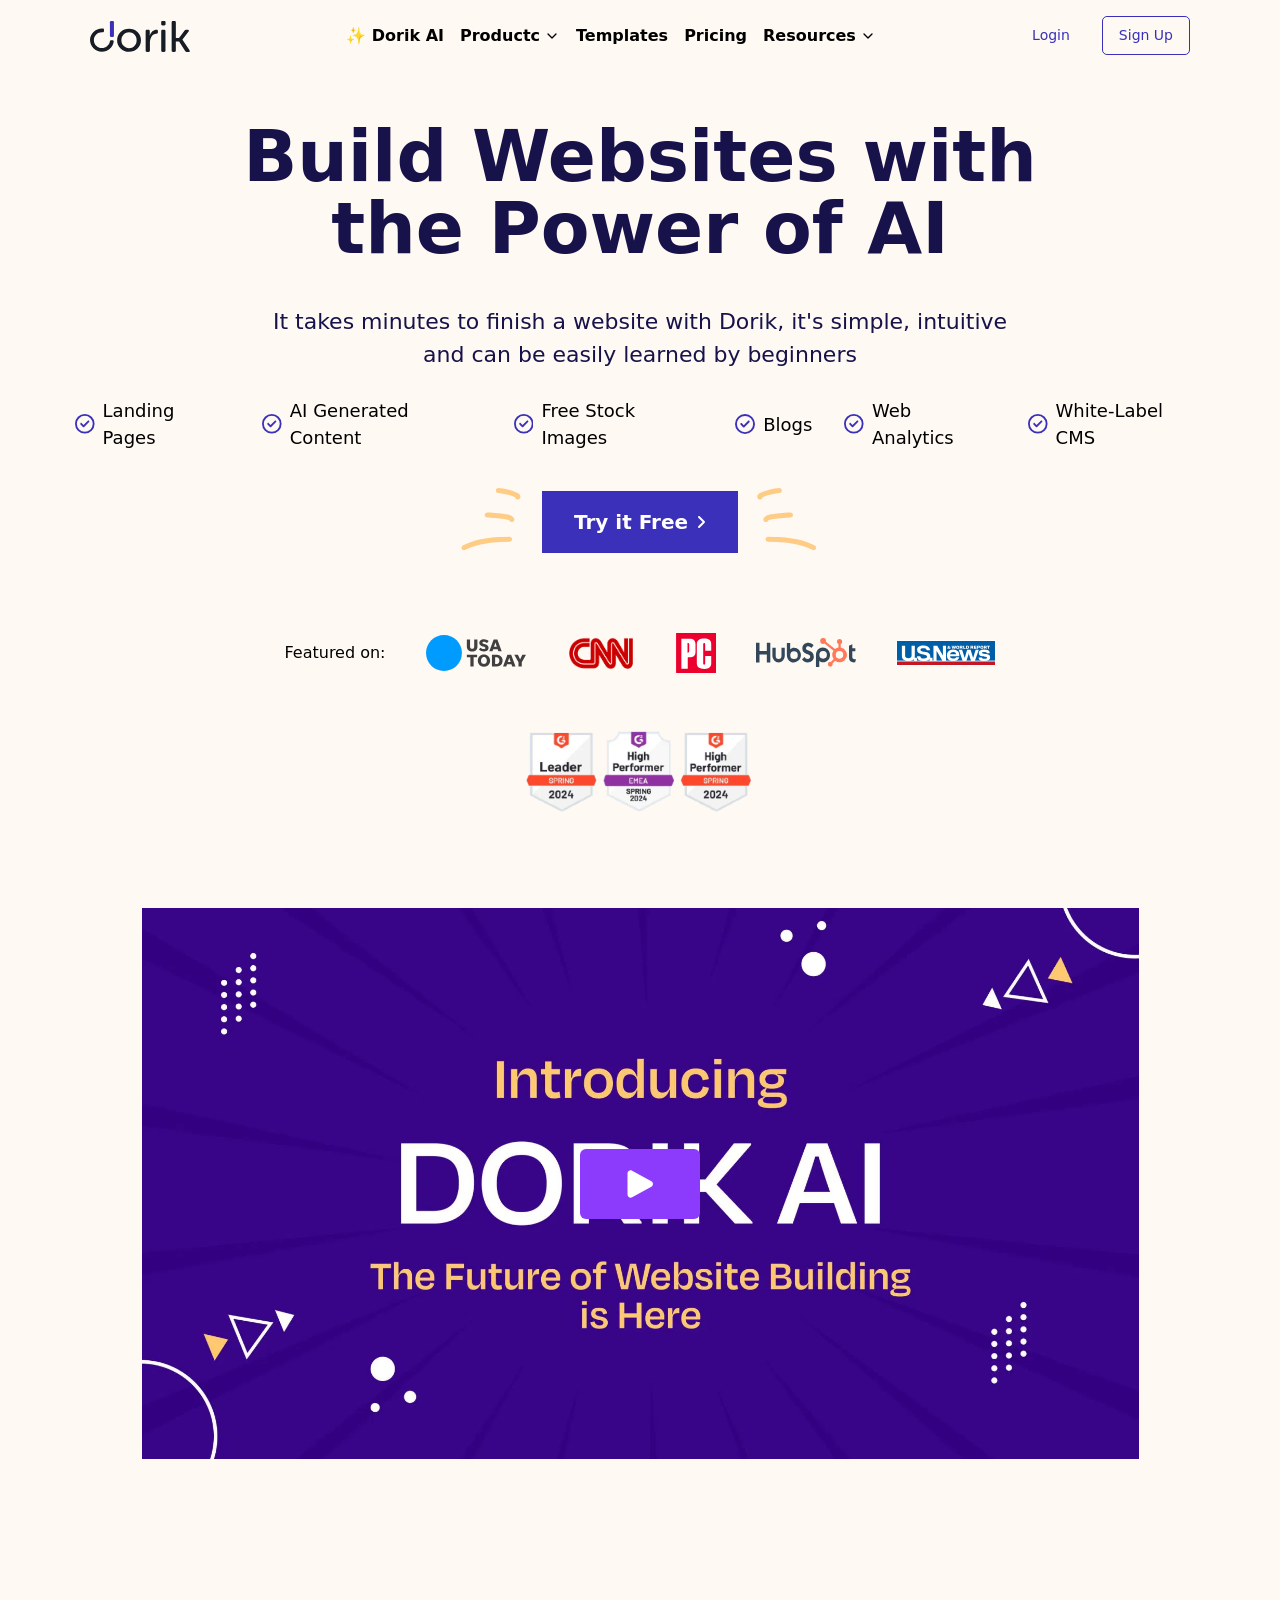
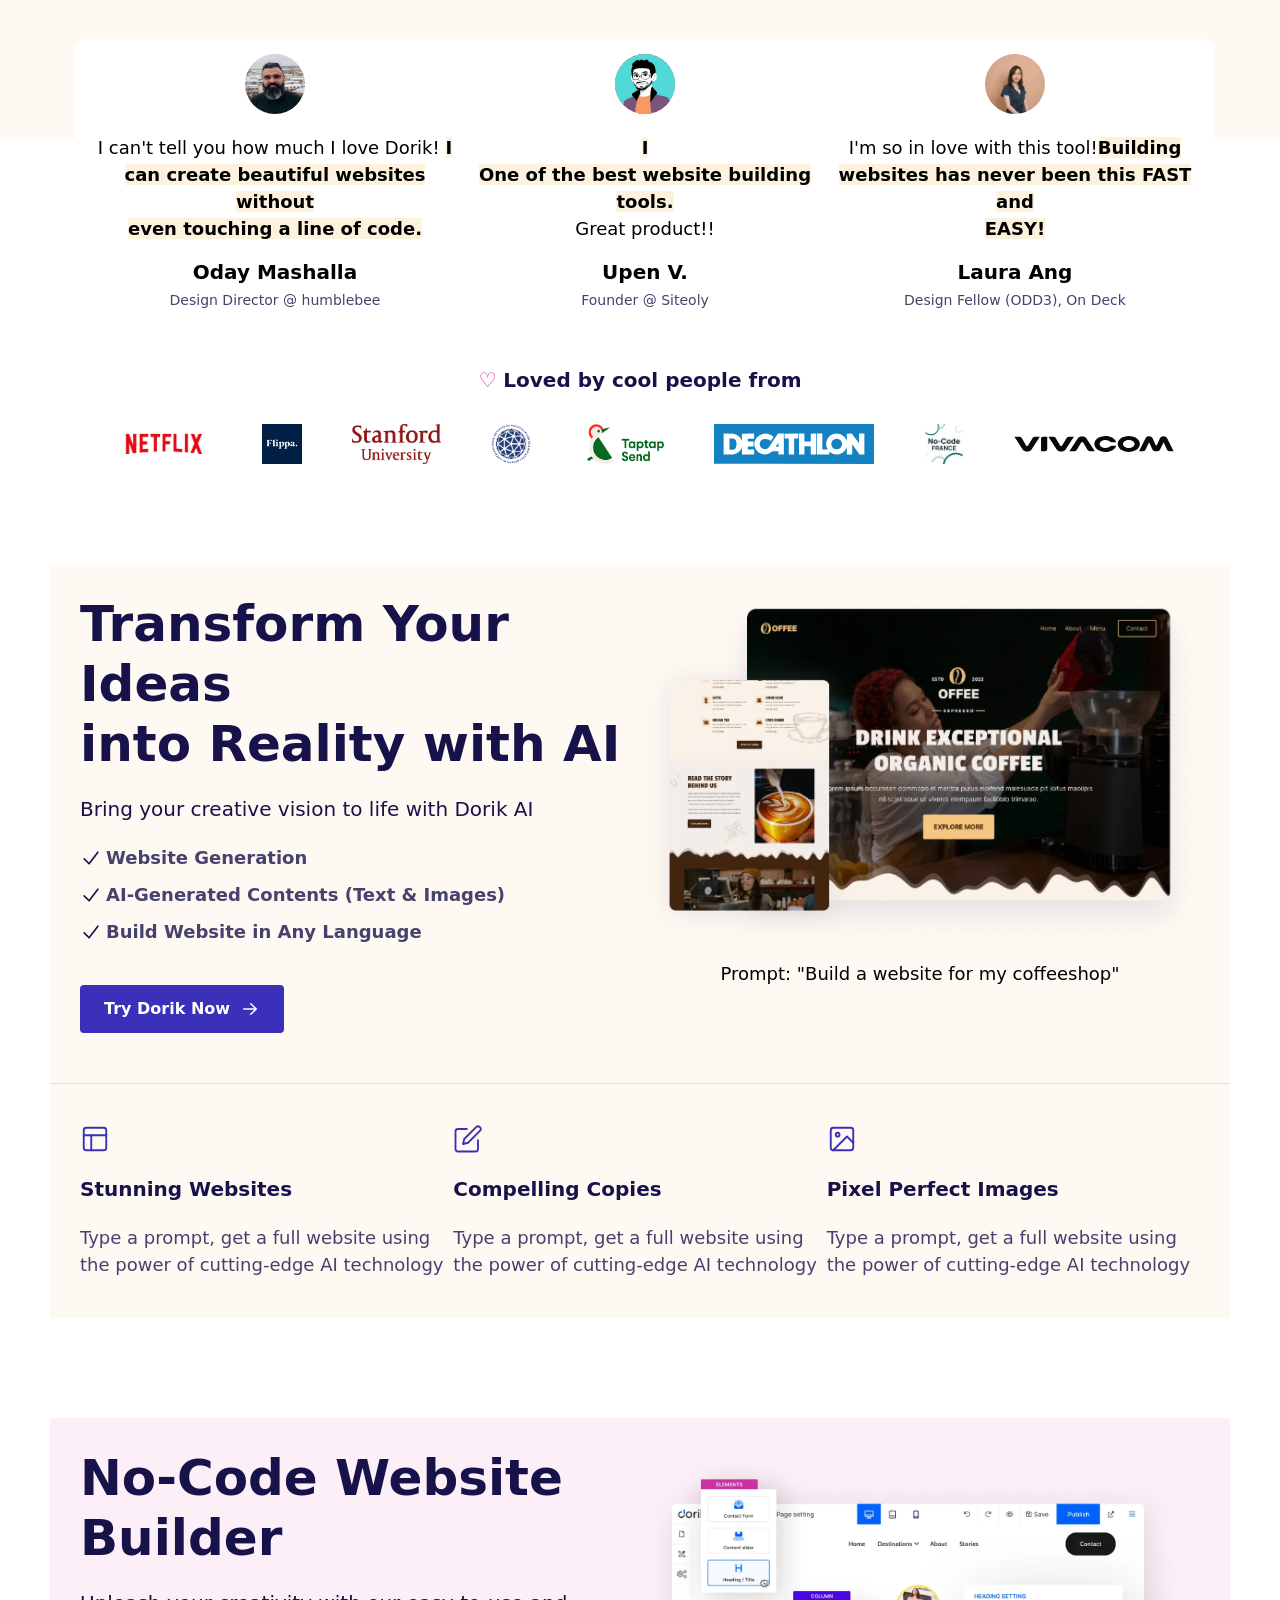
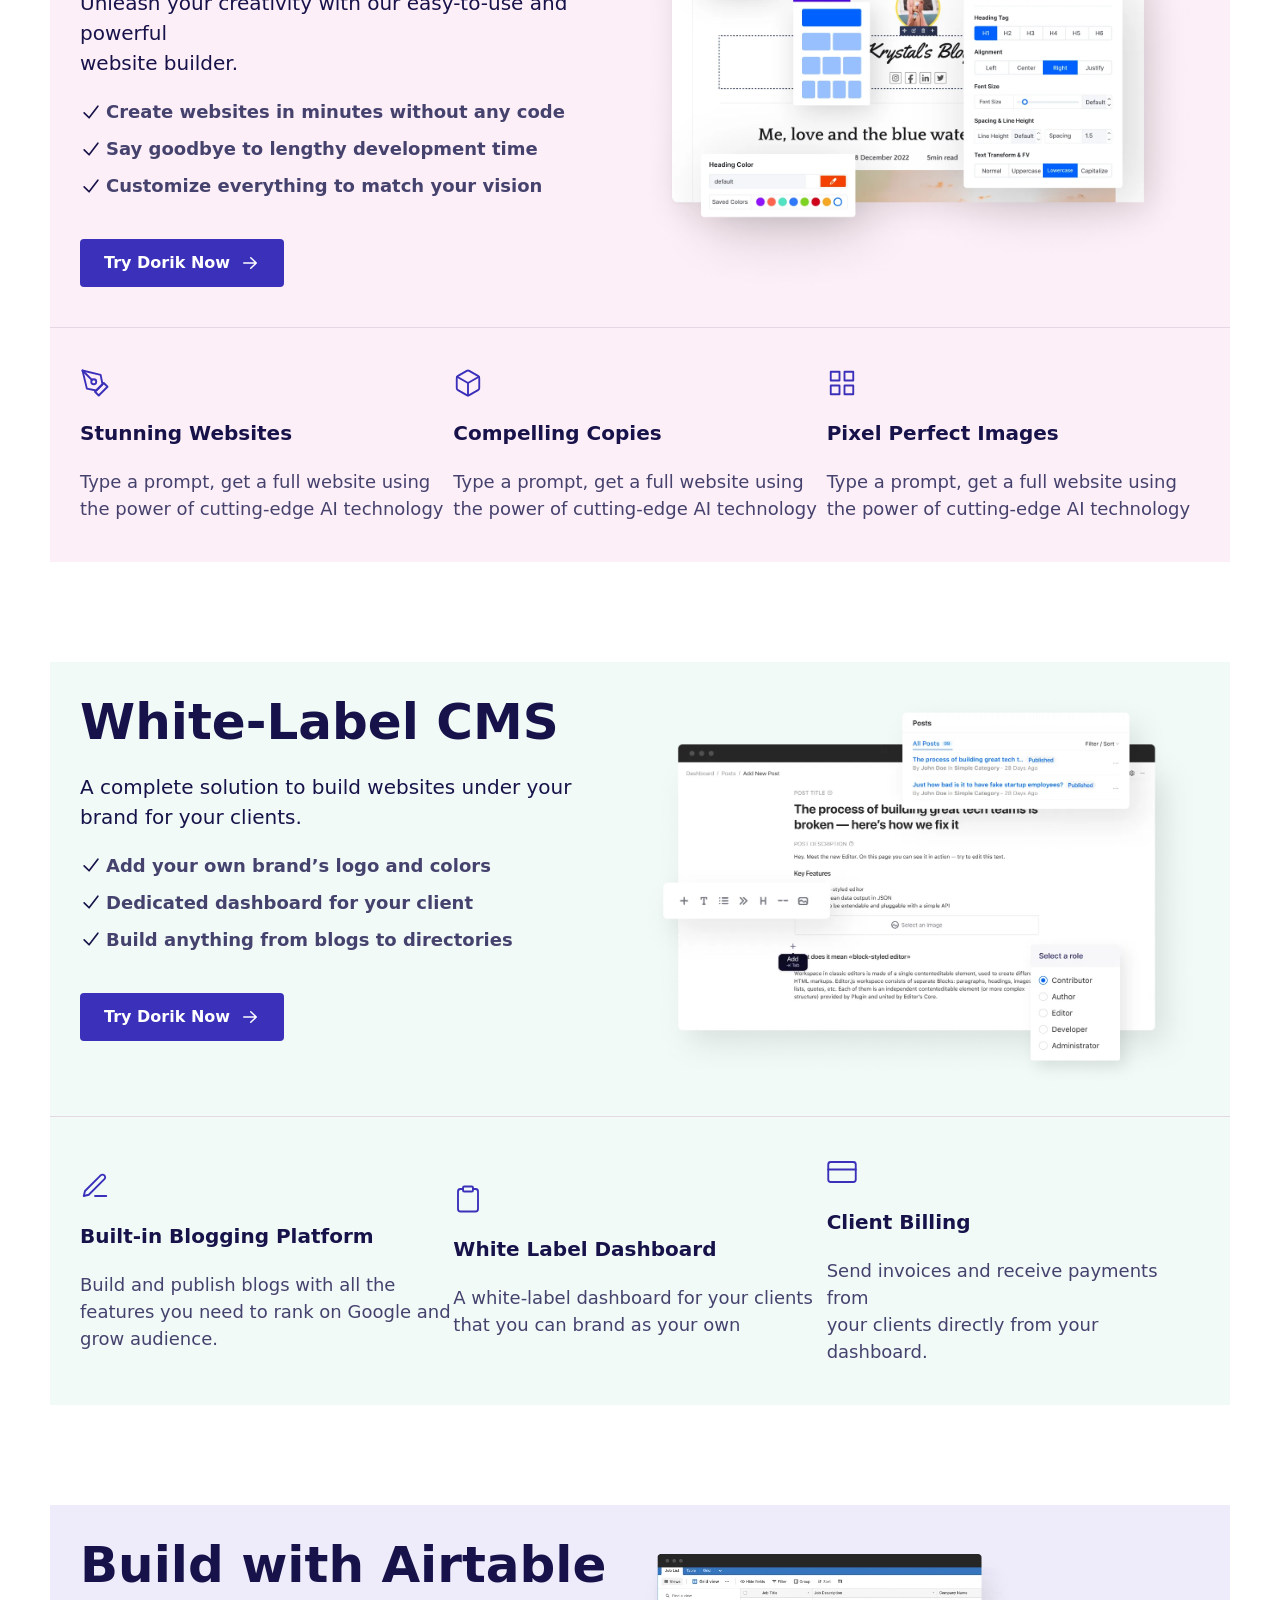
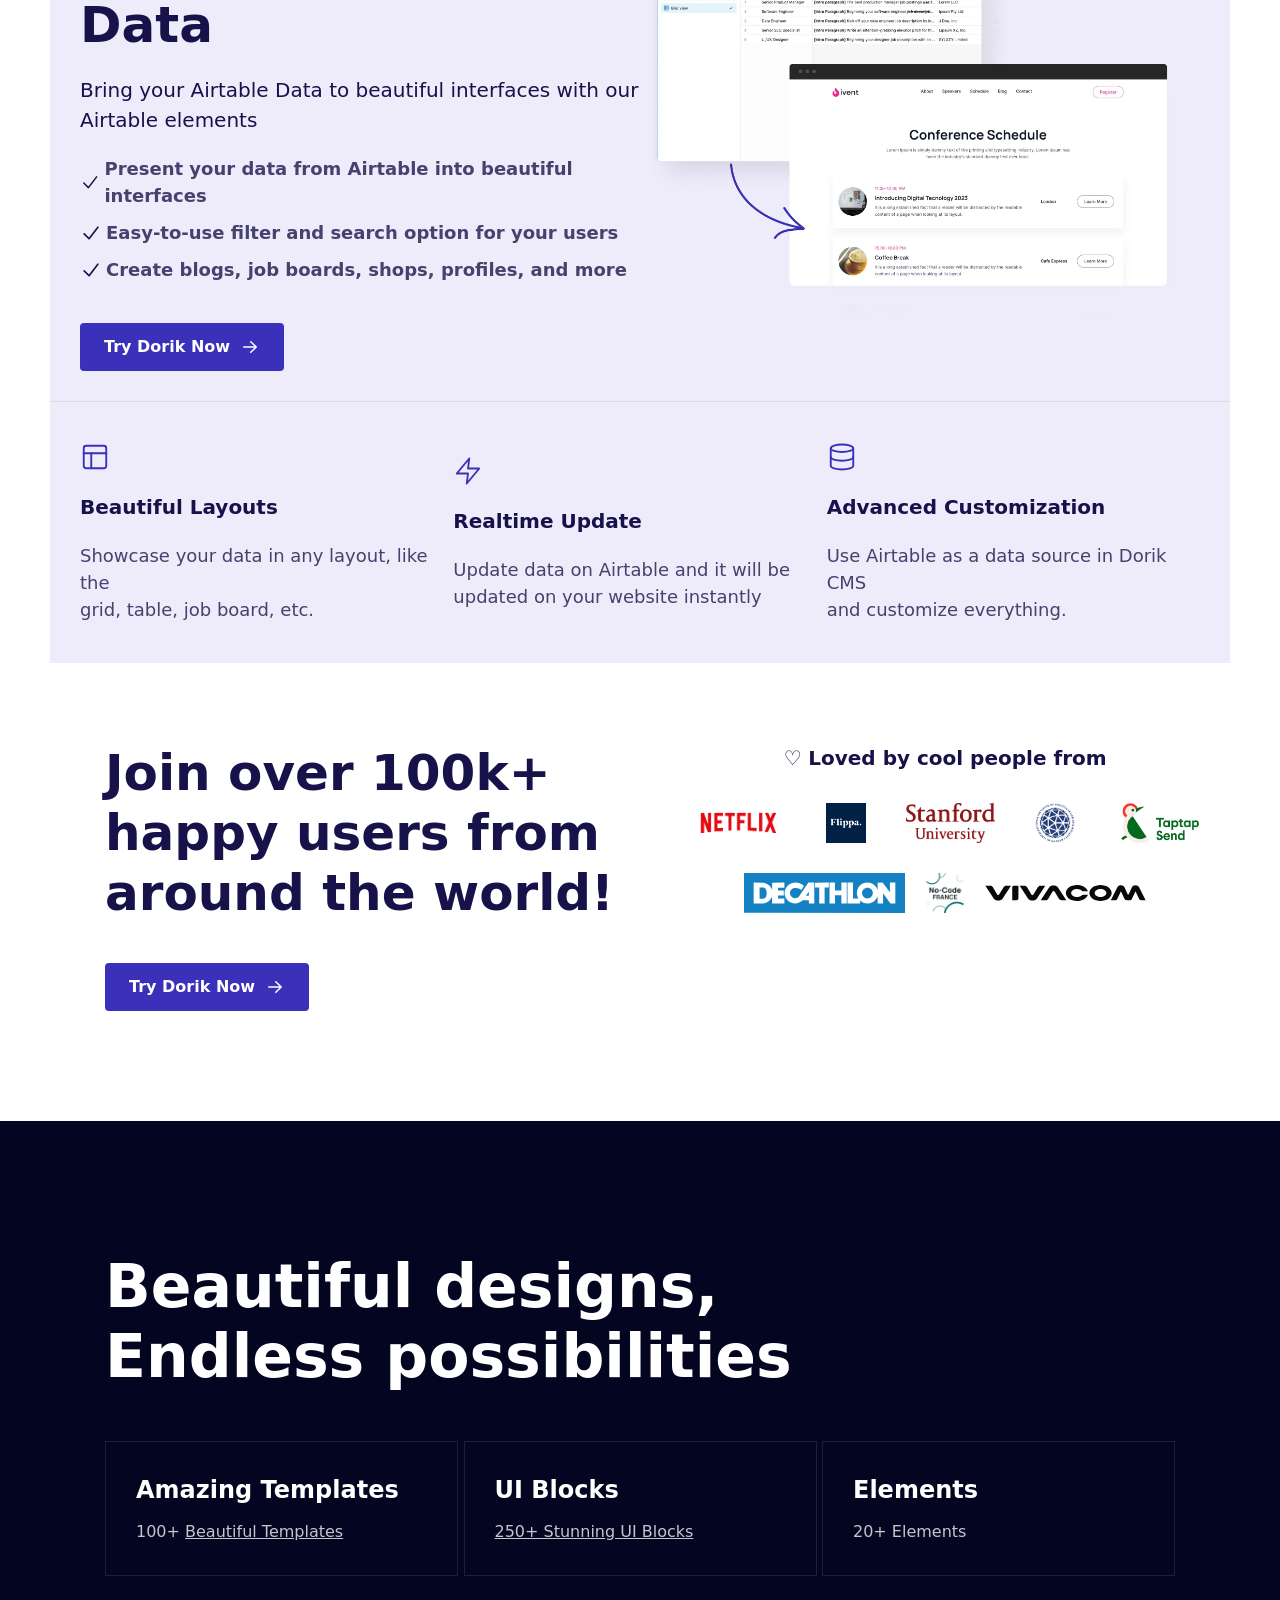
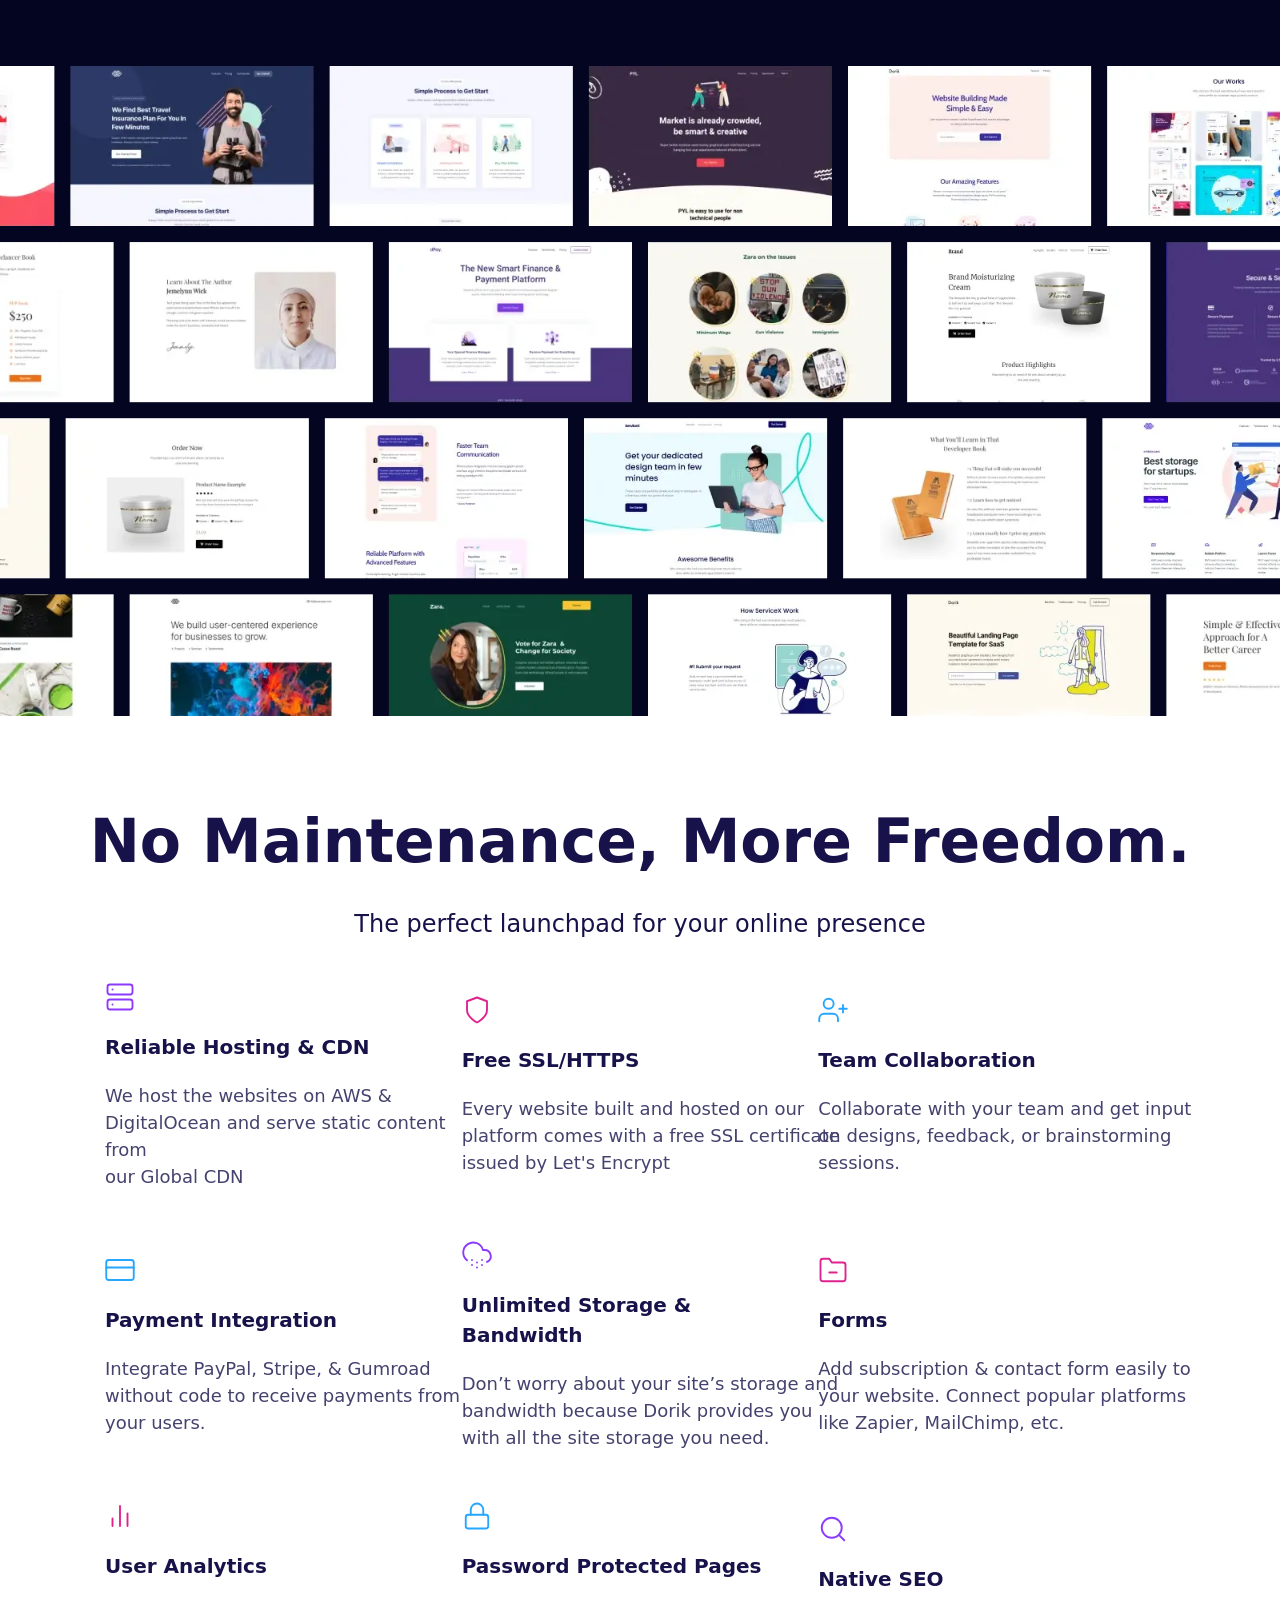
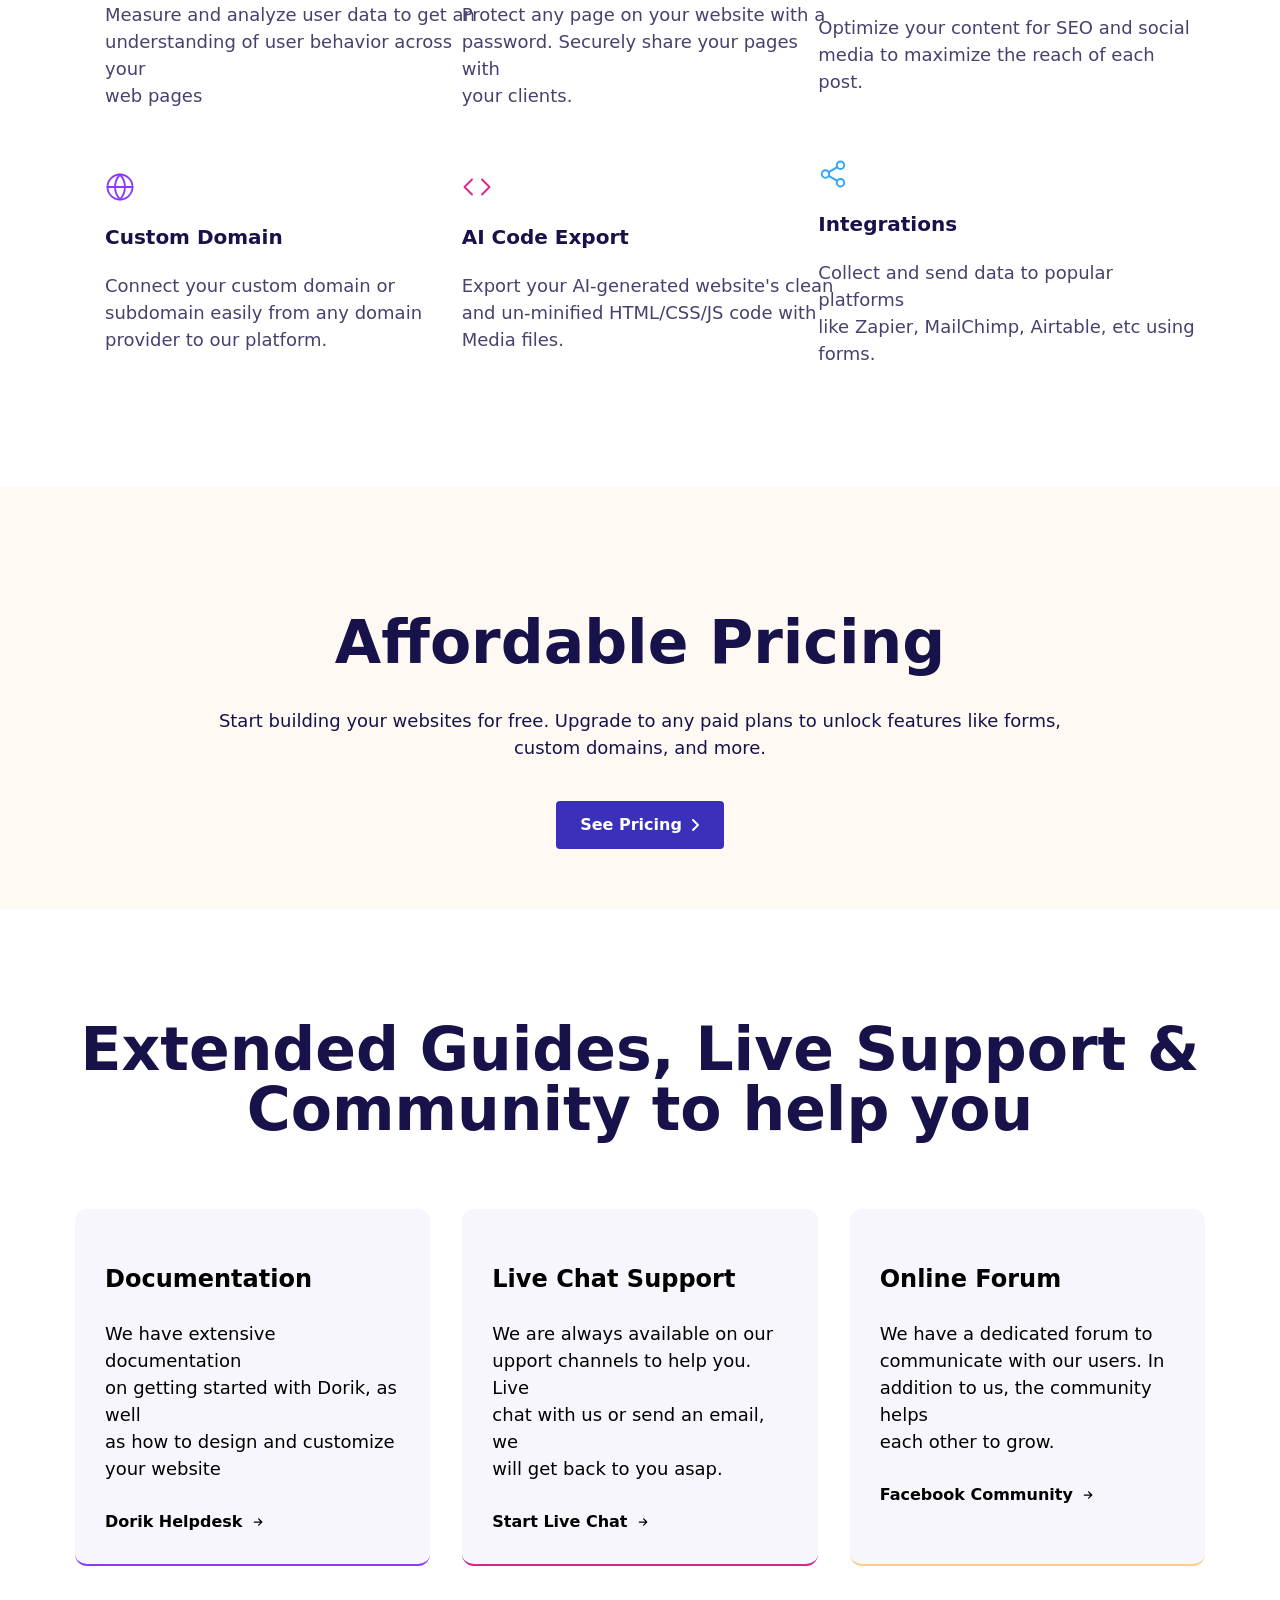
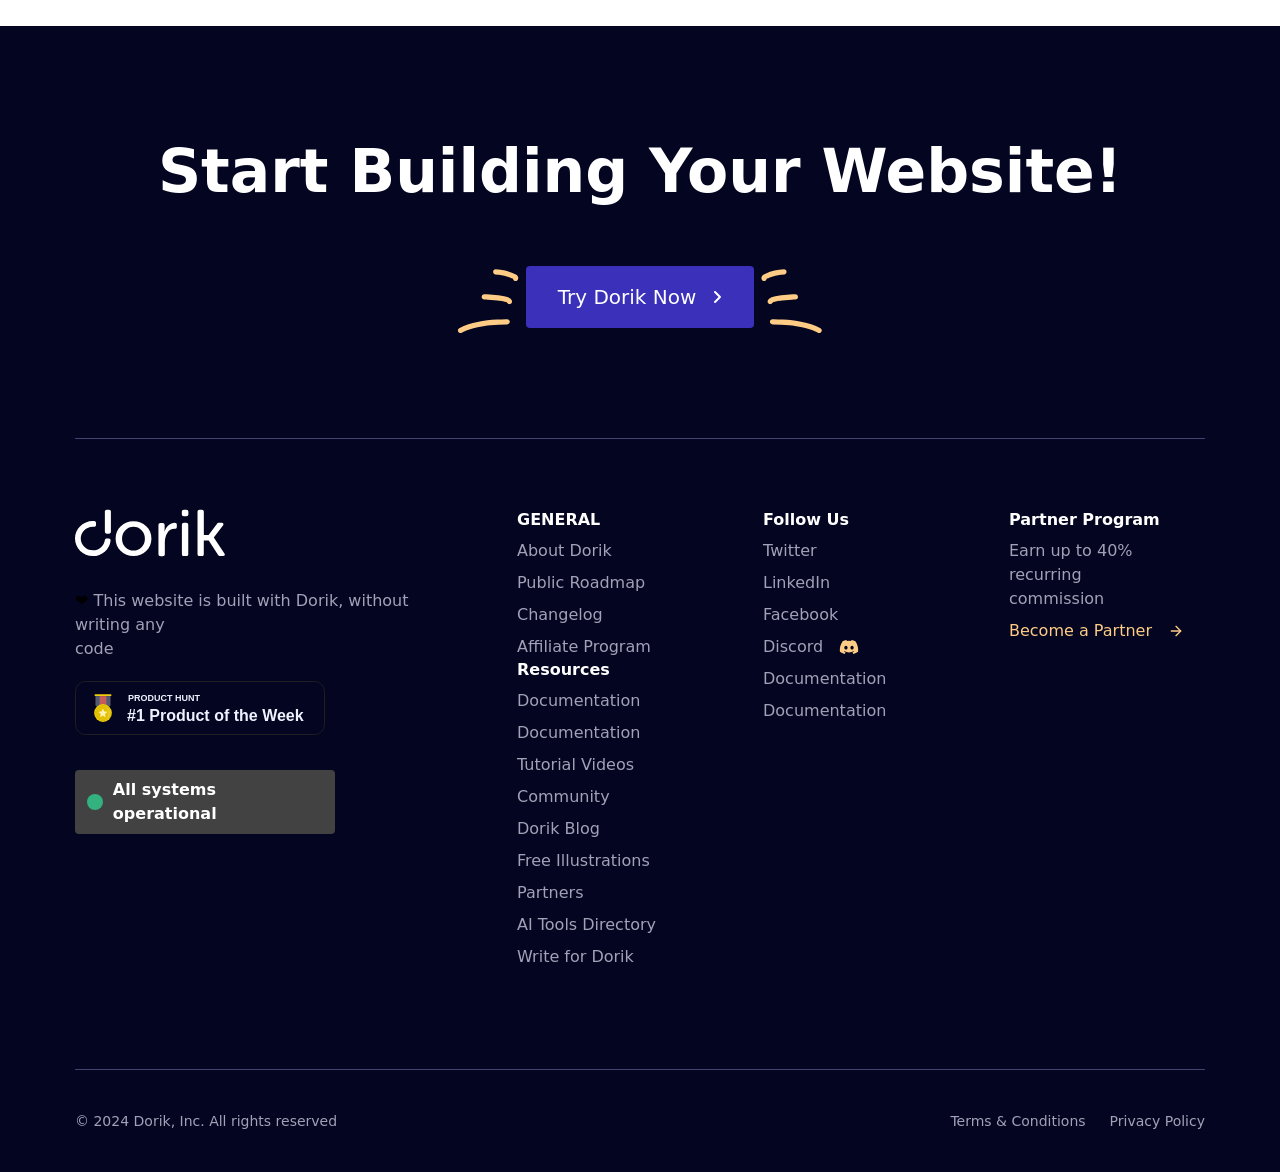
<file: src/index.html>
<!DOCTYPE html>
<html lang="en">
  <head>
    <meta charset="UTF-8" />
    <meta name="viewport" content="width=device-width, initial-scale=1.0" />
    <link href="./output.css" rel="stylesheet" />
    <title>Document</title>
  </head>
  <body>
    <div class="bg-[#fff9f3]">
      <div class="container w-[1100px] mx-auto">
        <div class="flex justify-between mx-auto items-center py-4">
          <div class=" ">
            <svg
              width="100"
              height=""
              viewBox="0 0 879 295"
              fill="none"
              xmlns="http://www.w3.org/2000/svg"
            >
              <g clip-path="url(#clip0_2_2)">
                <path
                  d="M343 84.7C372.5 84.7 397.4 94.3 417.7 113.6C438 132.8 448.1 157.1 448.1 186.3C448.1 215.3 437.8 239.7 417.3 259.4C397 278.9 372.3 288.7 343 288.7C313.8 288.7 289 279 268.7 259.4C248.4 239.9 238.3 215.5 238.3 186.3C238.3 157 248.4 132.8 268.7 113.6C289.2 94.3 314 84.7 343 84.7ZM343 256.3C361.7 256.3 377.5 249.8 390.3 236.7C403.4 223.4 409.9 206.6 409.9 186.3C409.9 166.3 403.4 149.7 390.3 136.7C377.5 123.5 361.7 117 343 117C324.5 117 308.7 123.5 295.7 136.6C282.7 149.7 276 166.3 276 186.3C276 206.3 282.5 223 295.6 236.3C308.8 249.6 324.5 256.3 343 256.3Z"
                  fill="#181C24"
                />
                <path
                  d="M489.2 277.3V108C489.2 99.5 493.4 95.3 501.9 95.3H512.7C521.2 95.3 525.4 99.5 525.4 108V130.3L524.2 144.9H525C529.9 130.3 537.7 118.1 548.5 108.3C559.3 98.6 571.3 93.7 584.7 93.7C592.9 93.7 597 97.9 597 106.4V117.2C597 125.7 592.4 129.9 583.1 129.9C565.1 129.9 551.2 138 541.2 154.1C531.4 170 526.6 188.5 526.6 209.5V277.2C526.6 285.7 522.4 289.9 513.9 289.9H502C493.5 290 489.2 285.8 489.2 277.3Z"
                  fill="#181C24"
                />
                <path
                  d="M651.6 56.4H638.5C630 56.4 625.8 52.2 625.8 43.7V31C625.8 22.5 630 18.3 638.5 18.3H651.6C660.1 18.3 664.3 22.5 664.3 31V43.7C664.3 52.2 660.1 56.4 651.6 56.4ZM626.2 277.3V108C626.2 99.5 630.4 95.3 638.9 95.3H650.8C659.3 95.3 663.5 99.5 663.5 108V277.3C663.5 285.8 659.3 290 650.8 290H638.9C630.5 290 626.2 285.8 626.2 277.3Z"
                  fill="#181C24"
                />
                <path
                  d="M717.8 277.3V31C717.8 22.5 722 18.3 730.5 18.3H742.4C750.6 18.3 754.7 22.5 754.7 31V166.5H782.8L830.1 103.4C833.4 98 838.4 95.3 845.1 95.3H859.3C864.4 95.3 867.8 96.8 869.3 99.9C870.8 103 870.1 106.6 867 110.7L813.1 181.1V181.9L875.4 274.6C878.2 279 878.8 282.6 877.1 285.6C875.4 288.6 872 290 866.9 290H851.5C845.1 290 840.1 287.1 836.5 281.1L783.4 198.7H754.5V277.2C754.5 285.7 750.4 289.9 742.2 289.9H730.3C722.1 290 717.8 285.8 717.8 277.3Z"
                  fill="#181C24"
                />
                <path
                  d="M199.6 158.5H185.8C179.8 158.5 175 153.6 175 147.7V28.8C175 22.8 179.9 18 185.8 18H199.6C205.6 18 210.4 22.9 210.4 28.8V147.6C210.4 153.6 205.6 158.5 199.6 158.5Z"
                  fill="#3A30BA"
                />
                <path
                  d="M104.6 288.6C46.9 288.6 0 242.4 0 185.7C0 128.9 46.9 82.7 104.6 82.7H112.3C118.3 82.7 123.2 87.6 123.2 93.6V105.7C123.2 111.7 118.3 116.6 112.3 116.6H104.6C65.6 116.6 33.8 147.6 33.8 185.8C33.8 224 65.6 255 104.6 255C140.4 255 170.1 228.9 174.8 195.2C175.5 189.9 180 185.9 185.4 185.9H197.8C204.3 185.9 209.4 191.6 208.6 198C202.5 248.9 158.2 288.6 104.6 288.6Z"
                  fill="#181C24"
                />
              </g>
              <defs>
                <clipPath id="clip0_2_2">
                  <rect width="878.3" height="294.6" fill="white" />
                </clipPath>
              </defs>
            </svg>
          </div>
          <div class="flex items-center justify-center gap-6">
            <div class="flex gap-4">
              <a
                href=""
                class="text-[16px] text-black font-semibold leading-[24px]"
                >✨ Dorik AI</a
              >
              <a
                href=""
                class="text-[16px] text-black font-semibold leading-[24px] flex items-center gap-1"
                >Productc
                <svg
                  xmlns="http://www.w3.org/2000/svg"
                  width="16"
                  height="16"
                  viewBox="0 0 24 24"
                  fill="none"
                  stroke="currentColor"
                  stroke-width="2"
                  stroke-linecap="round"
                  stroke-linejoin="round"
                  class="feather feather-chevron-down"
                  color="undefined"
                >
                  <polyline points="6 9 12 15 18 9"></polyline></svg
              ></a>
              <a
                href=""
                class="text-[16px] text-black font-semibold leading-[24px]"
                >Templates</a
              >
              <a
                href=""
                class="text-[16px] text-black font-semibold leading-[24px]"
                >Pricing</a
              >
              <a
                href=""
                class="text-[16px] text-black font-semibold leading-[24px] flex items-center gap-1"
                >Resources
                <svg
                  xmlns="http://www.w3.org/2000/svg"
                  width="16"
                  height="16"
                  viewBox="0 0 24 24"
                  fill="none"
                  stroke="currentColor"
                  stroke-width="2"
                  stroke-linecap="round"
                  stroke-linejoin="round"
                  class="feather feather-chevron-down"
                  color="undefined"
                >
                  <polyline points="6 9 12 15 18 9"></polyline></svg
              ></a>
            </div>
          </div>
          <div class="flex gap-8">
            <button class="text-[#3a30ba] text-[14px] font-medium">
              Login
            </button>
            <button
              class="text-[#3a30ba] text-[14px] font-medium border-[1px] border-[#3a30ba] px-4 py-2 rounded-[5px]"
            >
              Sign Up
            </button>
          </div>
        </div>
      </div>
    </div>
    <!-- hero section -->

    <div class="bg-[#fff9f3] pt-[50px] relative">
      <div class="container w-[1130px] mx-auto">
        <div class=" ">
          <h1
            class="text-[71px] text-[#17134a] font-bold text-center leading-18"
          >
            Build Websites with<br />
            the Power of AI
          </h1>
          <p
            class="text-[22px] text-[#17134a] font-normal text-center mt-[40px]"
          >
            It takes minutes to finish a website with Dorik, it's simple,
            intuitive<br />
            and can be easily learned by beginners
          </p>
          <div class="flex justify-center">
            <div class="flex items-center mx-auto mt-[26px] gap-8">
              <div class="flex items-center gap-2">
                <svg
                  width="20"
                  height=""
                  aria-hidden="true"
                  focusable="false"
                  data-prefix="far"
                  data-icon="circle-check"
                  class="svg-inline--fa text-[#3A30BA]  fa-circle-check fa-fw icon icon_3hb7j7ze"
                  role="img"
                  xmlns="http://www.w3.org/2000/svg"
                  viewBox="0 0 512 512"
                  data-testid="icon-test"
                >
                  <path
                    fill="currentColor"
                    d="M256 48a208 208 0 1 1 0 416 208 208 0 1 1 0-416zm0 464A256 256 0 1 0 256 0a256 256 0 1 0 0 512zM369 209c9.4-9.4 9.4-24.6 0-33.9s-24.6-9.4-33.9 0l-111 111-47-47c-9.4-9.4-24.6-9.4-33.9 0s-9.4 24.6 0 33.9l64 64c9.4 9.4 24.6 9.4 33.9 0L369 209z"
                  ></path>
                </svg>
                <p class="text-[18px] font-medium">Landing Pages</p>
              </div>
              <div class="flex items-center gap-2">
                <svg
                  width="20"
                  height=""
                  aria-hidden="true"
                  focusable="false"
                  data-prefix="far"
                  data-icon="circle-check"
                  class="svg-inline--fa text-[#3A30BA] fa-circle-check fa-fw icon icon_3hb7j7ze"
                  role="img"
                  xmlns="http://www.w3.org/2000/svg"
                  viewBox="0 0 512 512"
                  data-testid="icon-test"
                >
                  <path
                    fill="currentColor"
                    d="M256 48a208 208 0 1 1 0 416 208 208 0 1 1 0-416zm0 464A256 256 0 1 0 256 0a256 256 0 1 0 0 512zM369 209c9.4-9.4 9.4-24.6 0-33.9s-24.6-9.4-33.9 0l-111 111-47-47c-9.4-9.4-24.6-9.4-33.9 0s-9.4 24.6 0 33.9l64 64c9.4 9.4 24.6 9.4 33.9 0L369 209z"
                  ></path>
                </svg>
                <p class="text-[18px] font-medium">AI Generated Content</p>
              </div>
              <div class="flex items-center gap-2">
                <svg
                  width="20"
                  height=""
                  aria-hidden="true"
                  focusable="false"
                  data-prefix="far"
                  data-icon="circle-check"
                  class="svg-inline--fa text-[#3A30BA] fa-circle-check fa-fw icon icon_3hb7j7ze"
                  role="img"
                  xmlns="http://www.w3.org/2000/svg"
                  viewBox="0 0 512 512"
                  data-testid="icon-test"
                >
                  <path
                    fill="currentColor"
                    d="M256 48a208 208 0 1 1 0 416 208 208 0 1 1 0-416zm0 464A256 256 0 1 0 256 0a256 256 0 1 0 0 512zM369 209c9.4-9.4 9.4-24.6 0-33.9s-24.6-9.4-33.9 0l-111 111-47-47c-9.4-9.4-24.6-9.4-33.9 0s-9.4 24.6 0 33.9l64 64c9.4 9.4 24.6 9.4 33.9 0L369 209z"
                  ></path>
                </svg>
                <p class="text-[18px] font-medium">Free Stock Images</p>
              </div>
              <div class="flex items-center gap-2">
                <svg
                  width="20"
                  height=""
                  aria-hidden="true"
                  focusable="false"
                  data-prefix="far"
                  data-icon="circle-check"
                  class="svg-inline--fa text-[#3A30BA] fa-circle-check fa-fw icon icon_3hb7j7ze"
                  role="img"
                  xmlns="http://www.w3.org/2000/svg"
                  viewBox="0 0 512 512"
                  data-testid="icon-test"
                >
                  <path
                    fill="currentColor"
                    d="M256 48a208 208 0 1 1 0 416 208 208 0 1 1 0-416zm0 464A256 256 0 1 0 256 0a256 256 0 1 0 0 512zM369 209c9.4-9.4 9.4-24.6 0-33.9s-24.6-9.4-33.9 0l-111 111-47-47c-9.4-9.4-24.6-9.4-33.9 0s-9.4 24.6 0 33.9l64 64c9.4 9.4 24.6 9.4 33.9 0L369 209z"
                  ></path>
                </svg>
                <p class="text-[18px] font-medium">Blogs</p>
              </div>
              <div class="flex items-center gap-2">
                <svg
                  width="20"
                  height=""
                  aria-hidden="true"
                  focusable="false"
                  data-prefix="far"
                  data-icon="circle-check"
                  class="svg-inline--fa text-[#3A30BA] fa-circle-check fa-fw icon icon_3hb7j7ze"
                  role="img"
                  xmlns="http://www.w3.org/2000/svg"
                  viewBox="0 0 512 512"
                  data-testid="icon-test"
                >
                  <path
                    fill="currentColor"
                    d="M256 48a208 208 0 1 1 0 416 208 208 0 1 1 0-416zm0 464A256 256 0 1 0 256 0a256 256 0 1 0 0 512zM369 209c9.4-9.4 9.4-24.6 0-33.9s-24.6-9.4-33.9 0l-111 111-47-47c-9.4-9.4-24.6-9.4-33.9 0s-9.4 24.6 0 33.9l64 64c9.4 9.4 24.6 9.4 33.9 0L369 209z"
                  ></path>
                </svg>
                <p class="text-[18px] font-medium">Web Analytics</p>
              </div>
              <div class="flex items-center gap-2">
                <svg
                  width="20"
                  height=""
                  aria-hidden="true"
                  focusable="false"
                  data-prefix="far"
                  data-icon="circle-check"
                  class="svg-inline--fa text-[#3A30BA] fa-circle-check fa-fw icon icon_3hb7j7ze"
                  role="img"
                  xmlns="http://www.w3.org/2000/svg"
                  viewBox="0 0 512 512"
                  data-testid="icon-test"
                >
                  <path
                    fill="currentColor"
                    d="M256 48a208 208 0 1 1 0 416 208 208 0 1 1 0-416zm0 464A256 256 0 1 0 256 0a256 256 0 1 0 0 512zM369 209c9.4-9.4 9.4-24.6 0-33.9s-24.6-9.4-33.9 0l-111 111-47-47c-9.4-9.4-24.6-9.4-33.9 0s-9.4 24.6 0 33.9l64 64c9.4 9.4 24.6 9.4 33.9 0L369 209z"
                  ></path>
                </svg>
                <p class="text-[18px] font-medium">White-Label CMS</p>
              </div>
            </div>
          </div>
          <div class="mt-[40px]">
            <button
              class="text-white text-[20px] font-semibold relative bg-[#3A30BA] mx-auto hover:bg-[#12126E] px-[32px] py-[16px] flex items-center gap-2"
            >
              Try it Free
              <svg
                width="10"
                aria-hidden="true"
                focusable="false"
                data-prefix="fas"
                data-icon="angle-right"
                class="svg-inline--fa fa-angle-right fa-fw icon"
                role="img"
                xmlns="http://www.w3.org/2000/svg"
                viewBox="0 0 320 512"
                data-testid="icon-test"
              >
                <path
                  fill="currentColor"
                  d="M278.6 233.4c12.5 12.5 12.5 32.8 0 45.3l-160 160c-12.5 12.5-32.8 12.5-45.3 0s-12.5-32.8 0-45.3L210.7 256 73.4 118.6c-12.5-12.5-12.5-32.8 0-45.3s32.8-12.5 45.3 0l160 160z"
                ></path>
              </svg>
            </button>
            <img
              class="w-[380px] absolute ml-[374px] -mt-[70px]"
              src="./img/button-bg_wqfy1ggx.svg"
              alt=""
            />
          </div>
          <div
            class="flex justify-center mt-[80px] gap-[40px] w-[944px] mx-auto items-center"
          >
            <p class="">Featured on:</p>
            <img class="w-[100px]" src="./img/a.svg" alt="" />
            <img class="w-[70px]" src="./img/b.webp" alt="" />
            <img class="w-[40px]" src="./img/c.svg" alt="" />
            <img class="w-[100px]" src="./img/d.svg" alt="" />
            <img class="w-[100px]" src="./img/e.svg" alt="" />
          </div>
          <div class="flex justify-center mt-[30px]">
            <img class="w-[258px]" src="./img/f.webp" alt="" />
          </div>
        </div>
      </div>
    </div>

    <div class="bg-[#fff9f3] pt-[70px] pb-[280px] relative">
      <div class="container w-[1130px] mx-auto">
        <div class=" ">
          <div
            class="mx-auto w-[997px] h-[551px] bg-cover p-10 bg-no-repeat bg-[url('./img/bb.png')] flex items-center justify-center"
          >
            <svg
              xmlns="http://www.w3.org/2000/svg"
              viewBox="0 0 24 24"
              fill="currentColor"
              class="size-30 h-[70px] rounded-md text-white bg-[#8c3bfc] hover:bg-[#27a6fe] px-[40px]"
            >
              <path
                fill-rule="evenodd"
                d="M4.5 5.653c0-1.427 1.529-2.33 2.779-1.643l11.54 6.347c1.295.712 1.295 2.573 0 3.286L7.28 19.99c-1.25.687-2.779-.217-2.779-1.643V5.653Z"
                clip-rule="evenodd"
              />
            </svg>
          </div>
        </div>
      </div>
    </div>

    <div class="bg-[#f8fbfb]">
      <div class="container w-[1130px] mx-auto">
        <div class="-mt-[100px] absolute">
          <div
            class="flex w-[1140px] bg-white items-center mx-auto justify-center px-[15px] pt-[15px] pb-[30px] rounded-xl"
          >
            <div class="w-[379px]">
              <img
                class="rounded-full w-[60px] h-[60px] mx-auto"
                src="./img//man1.webp"
                alt=""
              />
              <h2 class="text-[18px] font-normal text-center mt-5">
                I can't tell you how much I love Dorik!
                <b class="bg-[#fcf2de]"
                  >I<br />
                  can create beautiful websites without<br />
                  even touching a line of code.</b
                >
              </h2>
              <h4
                class="text-[20px] leading-[1.5px] font-semibold text-center mt-[30px]"
              >
                Oday Mashalla
              </h4>
              <p class="text-[14px] text-center text-[#45426e] mt-4">
                Design Director @ humblebee
              </p>
            </div>
            <div class="w-[379px]">
              <img
                class="rounded-full w-[60px] h-[60px] mx-auto"
                src="./img//man2.webp"
                alt=""
              />
              <h2 class="text-[18px] font-normal text-center mt-5">
                <b class="bg-[#fcf2de]"
                  >I<br />
                  One of the best website building tools.<br /> </b
                >Great product!!
              </h2>
              <h4
                class="text-[20px] leading-[1.5px] font-semibold text-center mt-[30px]"
              >
                Upen V.
              </h4>
              <p class="text-[14px] text-center text-[#45426e] mt-4">
                Founder @ Siteoly
              </p>
            </div>
            <div class="w-[379px]">
              <img
                class="rounded-full w-[60px] h-[60px] mx-auto"
                src="./img//man3.webp"
                alt=""
              />
              <h2 class="text-[18px] font-normal text-center mt-5">
                I'm so in love with this tool!<b class="bg-[#fcf2de]"
                  >Building websites has never been this FAST and<br />
                  EASY!</b
                >
              </h2>
              <h4
                class="text-[20px] leading-[1.5px] font-semibold text-center mt-[30px]"
              >
                Laura Ang
              </h4>
              <p class="text-[14px] text-center text-[#45426e] mt-4">
                Design Fellow (ODD3), On Deck
              </p>
            </div>
          </div>
        </div>
      </div>
    </div>

    <div class="mt-[227px]">
      <div class="container w-[1130px] mx-auto">
        <h4
          class="text-[20px] text-center font-semibold leading-[28px] text-[#17134A]"
        >
          <span class="text-[#DE238E]">♡</span> Loved by cool people from
        </h4>
        <div
          class="flex w-[1140px] gap-[50px] mx-auto mt-[30px] justify-center"
        >
          <img
            class="w-[95.23px] text-[#393939]"
            src="./img/brand1.webp"
            alt=""
          />
          <img class="w-[40px]" src="./img/brand2.webp" alt="" />
          <img class="w-[89.23px]" src="./img/brand3.webp" alt="" />
          <img class="w-[40px]" src="./img/brand4.webp" alt="" />
          <img class="w-[83px]" src="./img/brand5.webp" alt="" />
          <img class="w-[160px]" src="./img/brand6.svg" alt="" />
          <img class="w-[40px]" src="./img/brand7.webp" alt="" />
          <img class="w-[160px]" src="./img/brand8.svg" alt="" />
        </div>
      </div>
    </div>

    <div class="mt-[100px]">
      <div class="container w-[1130px] flex items-center  justify-center mx-auto">
        <div class="w-[1180px]  bg-[#fff9f3]">
        <div
          class="flex justify-between border-b-[1px] border-[#e4d8e5] px-[30px] pt-[30px] pb-[50px] "
        >
          <div class="w-[570px]">
            <h2 class="text-[50px] font-bold leading-[60px] text-[#17134A]">
              Transform Your Ideas<br />
              into Reality with AI
            </h2>
            <p
              class="text-[20px] text-[#17134A] font-normal leading-[30px] my-[20px]"
            >
              Bring your creative vision to life with Dorik AI
            </p>
            <p
              class="text-[#45426E] text-[18px] font-semibold flex gap-[4px] items-center"
            >
              <svg
                class="text-[#17134A]"
                width="22"
                xmlns="http://www.w3.org/2000/svg"
                viewBox="0 0 20 20"
                fill="currentColor"
                class="size-5"
              >
                <path
                  fill-rule="evenodd"
                  d="M16.704 4.153a.75.75 0 0 1 .143 1.052l-8 10.5a.75.75 0 0 1-1.127.075l-4.5-4.5a.75.75 0 0 1 1.06-1.06l3.894 3.893 7.48-9.817a.75.75 0 0 1 1.05-.143Z"
                  clip-rule="evenodd"
                />
              </svg>
              Website Generation
            </p>
            <p
              class="text-[#45426E] text-[18px] font-semibold mt-[10px] flex gap-[4px] items-center"
            >
              <svg
                class="text-[#17134A]"
                width="22"
                xmlns="http://www.w3.org/2000/svg"
                viewBox="0 0 20 20"
                fill="currentColor"
                class="size-5"
              >
                <path
                  fill-rule="evenodd"
                  d="M16.704 4.153a.75.75 0 0 1 .143 1.052l-8 10.5a.75.75 0 0 1-1.127.075l-4.5-4.5a.75.75 0 0 1 1.06-1.06l3.894 3.893 7.48-9.817a.75.75 0 0 1 1.05-.143Z"
                  clip-rule="evenodd"
                />
              </svg>
              AI-Generated Contents (Text & Images)
            </p>
            <p
              class="text-[#45426E] text-[18px] font-semibold mt-[10px] flex gap-[4px] items-center"
            >
              <svg
                class="text-[#17134A]"
                width="22"
                xmlns="http://www.w3.org/2000/svg"
                viewBox="0 0 20 20"
                fill="currentColor"
                class="size-5"
              >
                <path
                  fill-rule="evenodd"
                  d="M16.704 4.153a.75.75 0 0 1 .143 1.052l-8 10.5a.75.75 0 0 1-1.127.075l-4.5-4.5a.75.75 0 0 1 1.06-1.06l3.894 3.893 7.48-9.817a.75.75 0 0 1 1.05-.143Z"
                  clip-rule="evenodd"
                />
              </svg>
              Build Website in Any Language
            </p>
            <button
              class="text-white text-[16px] bg-[#3a30ba] hover:bg-[#1A187D] rounded-sm mt-[40px] font-semibold flex items-center gap-[10px] px-[24px] py-[12px]"
            >
              Try Dorik Now
              <svg
                xmlns="http://www.w3.org/2000/svg"
                viewBox="0 0 20 20"
                fill="currentColor"
                class="size-5"
              >
                <path
                  fill-rule="evenodd"
                  d="M3 10a.75.75 0 0 1 .75-.75h10.638L10.23 5.29a.75.75 0 1 1 1.04-1.08l5.5 5.25a.75.75 0 0 1 0 1.08l-5.5 5.25a.75.75 0 1 1-1.04-1.08l4.158-3.96H3.75A.75.75 0 0 1 3 10Z"
                  clip-rule="evenodd"
                />
              </svg>
            </button>
          </div>
          <div class="w-[570px]">
            <img src="./img/website-generation-1-GWTEAs.webp" alt="" />
            <p class="mt-[15px] text-center text-[18px] font-normal">
              Prompt: "Build a website for my coffeeshop"
            </p>
          </div>
        </div>
        <div class=" px-[30px] pb-[40px] mt-[40px] flex items-center justify-between">
            <div class="w-[379.99px]">
                <svg xmlns="http://www.w3.org/2000/svg" width="30px" height="30px" viewBox="0 0 24 24" fill="none" stroke="currentColor" stroke-width="1.5" stroke-linecap="round" stroke-linejoin="round" class="feather text-[#3A30BA] feather-layout" color="[object Object]"><rect x="3" y="3" width="18" height="18" rx="2" ry="2"></rect><line x1="3" y1="9" x2="21" y2="9"></line><line x1="9" y1="21" x2="9" y2="9"></line></svg>
                <h2 class="text-[20px] text-[#17134A] font-semibold  mt-5">Stunning Websites</h2>
                <p class="text-[18px] mt-[20px] text-[#45426E] font-normal leading-[27px] ">Type a prompt, get a full website using the power of cutting-edge AI technology</p>
            </div>
            <div class="w-[379.99px]">
                <svg xmlns="http://www.w3.org/2000/svg" width="30px" height="30px" viewBox="0 0 24 24" fill="none" stroke="currentColor" stroke-width="1.5" stroke-linecap="round" stroke-linejoin="round" class="feather text-[#3A30BA] feather-edit" color="[object Object]"><path d="M11 4H4a2 2 0 0 0-2 2v14a2 2 0 0 0 2 2h14a2 2 0 0 0 2-2v-7"></path><path d="M18.5 2.5a2.121 2.121 0 0 1 3 3L12 15l-4 1 1-4 9.5-9.5z"></path></svg>
                <h2 class="text-[20px] text-[#17134A] font-semibold  mt-5">Compelling Copies</h2>
                <p class="text-[18px] mt-[20px] text-[#45426E] font-normal leading-[27px] ">Type a prompt, get a full website using the power of cutting-edge AI technology</p>
            </div>
            <div class="w-[379.99px]">
                <svg xmlns="http://www.w3.org/2000/svg" width="30px" height="30px" viewBox="0 0 24 24" fill="none" stroke="currentColor" stroke-width="1.5" stroke-linecap="round" stroke-linejoin="round" class="feather text-[#3A30BA] feather-image" color="[object Object]"><rect x="3" y="3" width="18" height="18" rx="2" ry="2"></rect><circle cx="8.5" cy="8.5" r="1.5"></circle><polyline points="21 15 16 10 5 21"></polyline></svg>
                <h2 class="text-[20px] text-[#17134A] font-semibold  mt-5">Pixel Perfect Images</h2>
                <p class="text-[18px] mt-[20px] text-[#45426E] font-normal leading-[27px] ">Type a prompt, get a full website using the power of cutting-edge AI technology</p>
            </div>
            
        </div>
        </div>
        
      </div>
    </div>

    <div class="mt-[100px]">
        <div class="container w-[1130px] flex items-center  justify-center mx-auto mx-auto">
          <div class="w-[1180px] bg-[#FDEFF7]">
          <div
            class="flex justify-between border-b-[1px] border-[#e4d8e5] px-[30px] pt-[30px] pb-[30px] "
          >
            <div class="w-[570px]">
              <h2 class="text-[50px] font-bold leading-[60px] text-[#17134A]">
                No-Code Website <br>Builder
              </h2>
              <p
                class="text-[20px] text-[#17134A] font-normal leading-[30px] my-[20px]"
              >
              Unleash your creativity with our easy-to-use and powerful<br> website builder.
              </p>
              <p
                class="text-[#45426E] text-[18px] font-semibold flex gap-[4px] items-center"
              >
                <svg
                  class="text-[#17134A]"
                  width="22"
                  xmlns="http://www.w3.org/2000/svg"
                  viewBox="0 0 20 20"
                  fill="currentColor"
                  class="size-5"
                >
                  <path
                    fill-rule="evenodd"
                    d="M16.704 4.153a.75.75 0 0 1 .143 1.052l-8 10.5a.75.75 0 0 1-1.127.075l-4.5-4.5a.75.75 0 0 1 1.06-1.06l3.894 3.893 7.48-9.817a.75.75 0 0 1 1.05-.143Z"
                    clip-rule="evenodd"
                  />
                </svg>
                Create websites in minutes without any code
              </p>
              <p
                class="text-[#45426E] text-[18px] font-semibold mt-[10px] flex gap-[4px] items-center"
              >
                <svg
                  class="text-[#17134A]"
                  width="22"
                  xmlns="http://www.w3.org/2000/svg"
                  viewBox="0 0 20 20"
                  fill="currentColor"
                  class="size-5"
                >
                  <path
                    fill-rule="evenodd"
                    d="M16.704 4.153a.75.75 0 0 1 .143 1.052l-8 10.5a.75.75 0 0 1-1.127.075l-4.5-4.5a.75.75 0 0 1 1.06-1.06l3.894 3.893 7.48-9.817a.75.75 0 0 1 1.05-.143Z"
                    clip-rule="evenodd"
                  />
                </svg>
                Say goodbye to lengthy development time
              </p>
              <p
                class="text-[#45426E] text-[18px] font-semibold mt-[10px] flex gap-[4px] items-center"
              >
                <svg
                  class="text-[#17134A]"
                  width="22"
                  xmlns="http://www.w3.org/2000/svg"
                  viewBox="0 0 20 20"
                  fill="currentColor"
                  class="size-5"
                >
                  <path
                    fill-rule="evenodd"
                    d="M16.704 4.153a.75.75 0 0 1 .143 1.052l-8 10.5a.75.75 0 0 1-1.127.075l-4.5-4.5a.75.75 0 0 1 1.06-1.06l3.894 3.893 7.48-9.817a.75.75 0 0 1 1.05-.143Z"
                    clip-rule="evenodd"
                  />
                </svg>
                Customize everything to match your vision
              </p>
              <button
                class="text-white text-[16px] bg-[#3a30ba] hover:bg-[#1A187D] rounded-sm mt-[40px] font-semibold flex items-center gap-[10px] px-[24px] py-[12px]"
              >
                Try Dorik Now
                <svg
                  xmlns="http://www.w3.org/2000/svg"
                  viewBox="0 0 20 20"
                  fill="currentColor"
                  class="size-5"
                >
                  <path
                    fill-rule="evenodd"
                    d="M3 10a.75.75 0 0 1 .75-.75h10.638L10.23 5.29a.75.75 0 1 1 1.04-1.08l5.5 5.25a.75.75 0 0 1 0 1.08l-5.5 5.25a.75.75 0 1 1-1.04-1.08l4.158-3.96H3.75A.75.75 0 0 1 3 10Z"
                    clip-rule="evenodd"
                  />
                </svg>
              </button>
            </div>
            <div class="w-[570px]">
              <img src="./img/website-builder-wVoV4o.webp" alt="" />
              
            </div>
          </div>
          <div class="mt-[20px] px-[30px] pb-[40px] mt-[40px] flex items-center justify-between">
              <div class="w-[379.99px]">
                <svg xmlns="http://www.w3.org/2000/svg" width="30px" height="30px" viewBox="0 0 24 24" fill="none" stroke="currentColor" stroke-width="1.5" stroke-linecap="round" stroke-linejoin="round" class="feather text-[#3A30BA] feather-pen-tool" color="[object Object]"><path d="M12 19l7-7 3 3-7 7-3-3z"></path><path d="M18 13l-1.5-7.5L2 2l3.5 14.5L13 18l5-5z"></path><path d="M2 2l7.586 7.586"></path><circle cx="11" cy="11" r="2"></circle></svg>
                  <h2 class="text-[20px] text-[#17134A] font-semibold  mt-5">Stunning Websites</h2>
                  <p class="text-[18px] mt-[20px] text-[#45426E] font-normal leading-[27px] ">Type a prompt, get a full website using the power of cutting-edge AI technology</p>
              </div>
              <div class="w-[379.99px]">
                <svg xmlns="http://www.w3.org/2000/svg" width="30px" height="30px" viewBox="0 0 24 24" fill="none" stroke="currentColor" stroke-width="1.5" stroke-linecap="round" stroke-linejoin="round" class="feather text-[#3A30BA] feather-box" color="[object Object]"><path d="M21 16V8a2 2 0 0 0-1-1.73l-7-4a2 2 0 0 0-2 0l-7 4A2 2 0 0 0 3 8v8a2 2 0 0 0 1 1.73l7 4a2 2 0 0 0 2 0l7-4A2 2 0 0 0 21 16z"></path><polyline points="3.27 6.96 12 12.01 20.73 6.96"></polyline><line x1="12" y1="22.08" x2="12" y2="12"></line></svg>
                  <h2 class="text-[20px] text-[#17134A] font-semibold  mt-5">Compelling Copies</h2>
                  <p class="text-[18px] mt-[20px] text-[#45426E] font-normal leading-[27px] ">Type a prompt, get a full website using the power of cutting-edge AI technology</p>
              </div>
              <div class="w-[379.99px]">
                <svg xmlns="http://www.w3.org/2000/svg" width="30px" height="30px" viewBox="0 0 24 24" fill="none" stroke="currentColor" stroke-width="1.5" stroke-linecap="round" stroke-linejoin="round" class="feather text-[#3A30BA] feather-grid" color="[object Object]"><rect x="3" y="3" width="7" height="7"></rect><rect x="14" y="3" width="7" height="7"></rect><rect x="14" y="14" width="7" height="7"></rect><rect x="3" y="14" width="7" height="7"></rect></svg>
                  <h2 class="text-[20px] text-[#17134A] font-semibold  mt-5">Pixel Perfect Images</h2>
                  <p class="text-[18px] mt-[20px] text-[#45426E] font-normal leading-[27px] ">Type a prompt, get a full website using the power of cutting-edge AI technology</p>
              </div>
              
          </div>
          </div>
          
        </div>
      </div>

      <div class="mt-[100px]">
        <div class="container w-[1200px] flex items-center  justify-center  mx-auto">
          <div class="w-[1180px] bg-[#F1FAF7]">
          <div
            class="flex justify-between border-b-[1px] border-[#e4d8e5] px-[30px] pt-[30px] pb-[30px] "
          >
            <div class="w-[570px]">
              <h2 class="text-[50px] font-bold leading-[60px] text-[#17134A]">
                White-Label CMS
              </h2>
              <p
                class="text-[20px] text-[#17134A] font-normal leading-[30px] my-[20px]"
              >
              A complete solution to build websites under your<br> brand for your clients.
              </p>
              <p
                class="text-[#45426E] text-[18px] font-semibold flex gap-[4px] items-center"
              >
                <svg
                  class="text-[#17134A]"
                  width="22"
                  xmlns="http://www.w3.org/2000/svg"
                  viewBox="0 0 20 20"
                  fill="currentColor"
                  class="size-5"
                >
                  <path
                    fill-rule="evenodd"
                    d="M16.704 4.153a.75.75 0 0 1 .143 1.052l-8 10.5a.75.75 0 0 1-1.127.075l-4.5-4.5a.75.75 0 0 1 1.06-1.06l3.894 3.893 7.48-9.817a.75.75 0 0 1 1.05-.143Z"
                    clip-rule="evenodd"
                  />
                </svg>
                Add your own brand’s logo and colors
              </p>
              <p
                class="text-[#45426E] text-[18px] font-semibold mt-[10px] flex gap-[4px] items-center"
              >
                <svg
                  class="text-[#17134A]"
                  width="22"
                  xmlns="http://www.w3.org/2000/svg"
                  viewBox="0 0 20 20"
                  fill="currentColor"
                  class="size-5"
                >
                  <path
                    fill-rule="evenodd"
                    d="M16.704 4.153a.75.75 0 0 1 .143 1.052l-8 10.5a.75.75 0 0 1-1.127.075l-4.5-4.5a.75.75 0 0 1 1.06-1.06l3.894 3.893 7.48-9.817a.75.75 0 0 1 1.05-.143Z"
                    clip-rule="evenodd"
                  />
                </svg>
                Dedicated dashboard for your client
              </p>
              <p
                class="text-[#45426E] text-[18px] font-semibold mt-[10px] flex gap-[4px] items-center"
              >
                <svg
                  class="text-[#17134A]"
                  width="22"
                  xmlns="http://www.w3.org/2000/svg"
                  viewBox="0 0 20 20"
                  fill="currentColor"
                  class="size-5"
                >
                  <path
                    fill-rule="evenodd"
                    d="M16.704 4.153a.75.75 0 0 1 .143 1.052l-8 10.5a.75.75 0 0 1-1.127.075l-4.5-4.5a.75.75 0 0 1 1.06-1.06l3.894 3.893 7.48-9.817a.75.75 0 0 1 1.05-.143Z"
                    clip-rule="evenodd"
                  />
                </svg>
                Build anything from blogs to directories
              </p>
              <button
                class="text-white text-[16px] bg-[#3a30ba] hover:bg-[#1A187D] rounded-sm mt-[40px] font-semibold flex items-center gap-[10px] px-[24px] py-[12px]"
              >
                Try Dorik Now
                <svg
                  xmlns="http://www.w3.org/2000/svg"
                  viewBox="0 0 20 20"
                  fill="currentColor"
                  class="size-5"
                >
                  <path
                    fill-rule="evenodd"
                    d="M3 10a.75.75 0 0 1 .75-.75h10.638L10.23 5.29a.75.75 0 1 1 1.04-1.08l5.5 5.25a.75.75 0 0 1 0 1.08l-5.5 5.25a.75.75 0 1 1-1.04-1.08l4.158-3.96H3.75A.75.75 0 0 1 3 10Z"
                    clip-rule="evenodd"
                  />
                </svg>
              </button>
            </div>
            <div class="w-[570px]">
              <img src="./img/cms-QPFn1k.webp" alt="" />
              
            </div>
          </div>
          <div class="mt-[20px] px-[30px] pb-[40px] mt-[40px] flex items-center justify-between">
              <div class="w-[379.99px]">
                <svg xmlns="http://www.w3.org/2000/svg" width="30px" height="30px" viewBox="0 0 24 24" fill="none" stroke="currentColor" stroke-width="1.5" stroke-linecap="round" stroke-linejoin="round" class="feather text-[#3A30BA] feather-edit-3" color="[object Object]"><path d="M12 20h9"></path><path d="M16.5 3.5a2.121 2.121 0 0 1 3 3L7 19l-4 1 1-4L16.5 3.5z"></path></svg>
                  <h2 class="text-[20px] text-[#17134A] font-semibold  mt-5">Built-in Blogging Platform</h2>
                  <p class="text-[18px] mt-[20px] text-[#45426E] font-normal leading-[27px] ">Build and publish blogs with all the<br> features you need to rank on Google and<br> grow audience.
                  </p>
              </div>
              <div class="w-[379.99px]">
                <svg xmlns="http://www.w3.org/2000/svg" width="30px" height="30px" viewBox="0 0 24 24" fill="none" stroke="currentColor" stroke-width="1.5" stroke-linecap="round" stroke-linejoin="round" class="feather text-[#3A30BA] feather-clipboard" color="[object Object]"><path d="M16 4h2a2 2 0 0 1 2 2v14a2 2 0 0 1-2 2H6a2 2 0 0 1-2-2V6a2 2 0 0 1 2-2h2"></path><rect x="8" y="2" width="8" height="4" rx="1" ry="1"></rect></svg>
                  <h2 class="text-[20px] text-[#17134A] font-semibold  mt-5">White Label Dashboard</h2>
                  <p class="text-[18px] mt-[20px] text-[#45426E] font-normal leading-[27px] ">A white-label dashboard for your clients<br> that you can brand as your own                  </p>
              </div>
              <div class="w-[379.99px]">
                <svg xmlns="http://www.w3.org/2000/svg" width="30px" height="30px" viewBox="0 0 24 24" fill="none" stroke="currentColor" stroke-width="1.5" stroke-linecap="round" stroke-linejoin="round" class="feather text-[#3A30BA] feather-credit-card" color="[object Object]"><rect x="1" y="4" width="22" height="16" rx="2" ry="2"></rect><line x1="1" y1="10" x2="23" y2="10"></line></svg>
                  <h2 class="text-[20px] text-[#17134A] font-semibold  mt-5">Client Billing </h2>
                  <p class="text-[18px] mt-[20px] text-[#45426E] font-normal leading-[27px] ">Send invoices and receive payments from <br>your clients directly from your dashboard.</p>
              </div>
              
          </div>
          </div>
          
        </div>
      </div>

      <div class="mt-[100px]">
        <div class="container w-[1130px] flex items-center  justify-center mx-auto">
          <div class="w-[1180px] bg-[#EEEBFA]">
          <div
            class="flex justify-between border-b-[1px] border-[#e4d8e5] px-[30px] pt-[30px] pb-[30px] "
          >
            <div class="w-[570px]">
              <h2 class="text-[50px] font-bold leading-[60px] text-[#17134A]">
                Build with Airtable Data
              </h2>
              <p
                class="text-[20px] text-[#17134A] font-normal leading-[30px] my-[20px]"
              >
              Bring your Airtable Data to beautiful interfaces with our<br> Airtable elements
              </p>
              <p
                class="text-[#45426E] text-[18px] font-semibold flex gap-[4px] items-center"
              >
                <svg
                  class="text-[#17134A]"
                  width="22"
                  xmlns="http://www.w3.org/2000/svg"
                  viewBox="0 0 20 20"
                  fill="currentColor"
                  class="size-5"
                >
                  <path
                    fill-rule="evenodd"
                    d="M16.704 4.153a.75.75 0 0 1 .143 1.052l-8 10.5a.75.75 0 0 1-1.127.075l-4.5-4.5a.75.75 0 0 1 1.06-1.06l3.894 3.893 7.48-9.817a.75.75 0 0 1 1.05-.143Z"
                    clip-rule="evenodd"
                  />
                </svg>
                Present your data from Airtable into beautiful interfaces
              </p>
              <p
                class="text-[#45426E] text-[18px] font-semibold mt-[10px] flex gap-[4px] items-center"
              >
                <svg
                  class="text-[#17134A]"
                  width="22"
                  xmlns="http://www.w3.org/2000/svg"
                  viewBox="0 0 20 20"
                  fill="currentColor"
                  class="size-5"
                >
                  <path
                    fill-rule="evenodd"
                    d="M16.704 4.153a.75.75 0 0 1 .143 1.052l-8 10.5a.75.75 0 0 1-1.127.075l-4.5-4.5a.75.75 0 0 1 1.06-1.06l3.894 3.893 7.48-9.817a.75.75 0 0 1 1.05-.143Z"
                    clip-rule="evenodd"
                  />
                </svg>
                Easy-to-use filter and search option for your users
              </p>
              <p
                class="text-[#45426E] text-[18px] font-semibold mt-[10px] flex gap-[4px] items-center"
              >
                <svg
                  class="text-[#17134A]"
                  width="22"
                  xmlns="http://www.w3.org/2000/svg"
                  viewBox="0 0 20 20"
                  fill="currentColor"
                  class="size-5"
                >
                  <path
                    fill-rule="evenodd"
                    d="M16.704 4.153a.75.75 0 0 1 .143 1.052l-8 10.5a.75.75 0 0 1-1.127.075l-4.5-4.5a.75.75 0 0 1 1.06-1.06l3.894 3.893 7.48-9.817a.75.75 0 0 1 1.05-.143Z"
                    clip-rule="evenodd"
                  />
                </svg>
                Create blogs, job boards, shops, profiles, and more
              </p>
              <button
                class="text-white text-[16px] bg-[#3a30ba] hover:bg-[#1A187D] rounded-sm mt-[40px] font-semibold flex items-center gap-[10px] px-[24px] py-[12px]"
              >
                Try Dorik Now
                <svg
                  xmlns="http://www.w3.org/2000/svg"
                  viewBox="0 0 20 20"
                  fill="currentColor"
                  class="size-5"
                >
                  <path
                    fill-rule="evenodd"
                    d="M3 10a.75.75 0 0 1 .75-.75h10.638L10.23 5.29a.75.75 0 1 1 1.04-1.08l5.5 5.25a.75.75 0 0 1 0 1.08l-5.5 5.25a.75.75 0 1 1-1.04-1.08l4.158-3.96H3.75A.75.75 0 0 1 3 10Z"
                    clip-rule="evenodd"
                  />
                </svg>
              </button>
            </div>
            <div class="w-[570px]">
              <img src="./img/airtable-integrations-_QBDfM.webp" alt="" />
              
            </div>
          </div>
          <div class=" px-[30px] pb-[40px] mt-[40px] flex items-center justify-between">
              <div class="w-[379.99px]">
                <svg xmlns="http://www.w3.org/2000/svg" width="30px" height="30px" viewBox="0 0 24 24" fill="none" stroke="currentColor" stroke-width="1.5" stroke-linecap="round" stroke-linejoin="round" class="feather text-[#3A30BA] feather-layout" color="[object Object]"><rect x="3" y="3" width="18" height="18" rx="2" ry="2"></rect><line x1="3" y1="9" x2="21" y2="9"></line><line x1="9" y1="21" x2="9" y2="9"></line></svg>
                  <h2 class="text-[20px] text-[#17134A] font-semibold  mt-5">Beautiful Layouts</h2>
                  <p class="text-[18px] mt-[20px] text-[#45426E] font-normal leading-[27px] ">Showcase your data in any layout, like the <br>grid, table, job board, etc.
                  </p>
              </div>
              <div class="w-[379.99px]">
                <svg xmlns="http://www.w3.org/2000/svg" width="30px" height="30px" viewBox="0 0 24 24" fill="none" stroke="currentColor" stroke-width="1.5" stroke-linecap="round" stroke-linejoin="round" class="feather text-[#3A30BA] feather-zap" color="[object Object]"><polygon points="13 2 3 14 12 14 11 22 21 10 12 10 13 2"></polygon></svg>
                  <h2 class="text-[20px] text-[#17134A] font-semibold  mt-5">Realtime Update</h2>
                  <p class="text-[18px] mt-[20px] text-[#45426E] font-normal leading-[27px] ">Update data on Airtable and it will be<br> updated on your website instantly</p>
              </div>
              <div class="w-[379.99px]">
                <svg xmlns="http://www.w3.org/2000/svg" width="30px" height="30px" viewBox="0 0 24 24" fill="none" stroke="currentColor" stroke-width="1.5" stroke-linecap="round" stroke-linejoin="round" class="feather text-[#3A30BA] feather-database" color="[object Object]"><ellipse cx="12" cy="5" rx="9" ry="3"></ellipse><path d="M21 12c0 1.66-4 3-9 3s-9-1.34-9-3"></path><path d="M3 5v14c0 1.66 4 3 9 3s9-1.34 9-3V5"></path></svg>
                  <h2 class="text-[20px] text-[#17134A] font-semibold  mt-5">Advanced Customization </h2>
                  <p class="text-[18px] mt-[20px] text-[#45426E] font-normal leading-[27px] ">Use Airtable as a data source in Dorik CMS <br>and customize everything.                  </p>
              </div>
              
          </div>
          </div>
          
        </div>
      </div>

      <div class="mt-[50px]">
        <div class="container w-[1130px] mx-auto">
          <div class="w-[1180px] ">
          <div
            class="flex justify-between  px-[30px] pt-[30px] pb-[30px] "
          >
            <div class="w-[570px]">
              <h2 class="text-[50px] font-bold leading-[60px] text-[#17134A]">
                Join over 100k+<br> happy users from<br> around the world!
              </h2>
            
              <button
                class="text-white text-[16px] bg-[#3a30ba] hover:bg-[#1A187D] rounded-sm mt-[40px] font-semibold flex items-center gap-[10px] px-[24px] py-[12px]"
              >
                Try Dorik Now
                <svg
                  xmlns="http://www.w3.org/2000/svg"
                  viewBox="0 0 20 20"
                  fill="currentColor"
                  class="size-5"
                >
                  <path
                    fill-rule="evenodd"
                    d="M3 10a.75.75 0 0 1 .75-.75h10.638L10.23 5.29a.75.75 0 1 1 1.04-1.08l5.5 5.25a.75.75 0 0 1 0 1.08l-5.5 5.25a.75.75 0 1 1-1.04-1.08l4.158-3.96H3.75A.75.75 0 0 1 3 10Z"
                    clip-rule="evenodd"
                  />
                </svg>
              </button>
            </div>

            <div class="w-[570px]">
             <p class="text-[20px] text-[#17134A] font-semibold text-center">♡ Loved by cool people from</p>
             <div class="flex justify-center gap-[40px] mt-[30px]">
                <img class="w-[95px]" src="./img/brand1.webp" alt="">
                <img class="w-[40px]" src="./img/brand2.webp" alt="">
                <img class="w-[89px]" src="./img/brand3.webp" alt="">
                <img class="w-[40px]" src="./img/brand4.webp" alt="">
                <img class="w-[83.93px]" src="./img/brand5.webp" alt="">
             </div>
             <div class="flex justify-center gap-[20px] mt-[30px]">
                <img class="w-[160.51px]" src="./img/brand6.svg" alt="">
                <img class="w-[40px]" src="./img/brand7.webp" alt="">
                <img class="w-[160.73px]" src="./img/brand8.svg" alt="">
                
             </div>
             </div>
              
            </div>
          </div>
          </div>
          
        </div>
      </div>

      <div class="mt-[80px] bg-[#030521]">
        <div class="container w-[1130px] mx-auto">
         <div class="px-[30px]">
            <h1 class="text-[60px] text-white font-bold leading-[70px] pt-[130px]">Beautiful designs,<br> Endless possibilities</h1>
            <div class="flex justify-between mt-[50px]">
                <div class="w-[353px] p-[30px] border-[1px] border-[#1D1E38]">
                  <h2 class="text-[24px] text-white font-semibold">Amazing Templates</h2>
                  <p class="text-[#C6C4CD] text-[18] font-normal leading-[27px] mt-[10px] ">100+ <u class="style='color: var(--color-30)';">Beautiful Templates</u></p>
                </div>
                <div class="w-[353px] p-[30px] border-[1px] border-[#1D1E38]">
                  <h2 class="text-[24px] text-white font-semibold">UI Blocks</h2>
                  <p class="text-[#C6C4CD] text-[18] font-normal leading-[27px] mt-[10px] "><u class="style='color: var(--color-30)';">250+ Stunning UI Blocks </u></p>
                </div>
                <div class="w-[353px] p-[30px] border-[1px] border-[#1D1E38]">
                  <h2 class="text-[24px] text-white font-semibold">Elements</h2>
                  <p class="text-[#C6C4CD] text-[18] font-normal leading-[27px] mt-[10px] ">20+ Elements</p>
                </div>
            </div>
           
         </div>
          
        </div>
        <img class="mt-[90px]" src="./img/template-3_eolpvj63_ithba1dq (1).webp" alt="">
      </div>

      <div class="mt-[80px] ">
        <div class="container w-[1130px] mx-auto">
         <div class="">
            <h2 class="text-[60px] text-[#17134A] text-center font-bold">No Maintenance, More Freedom.</h2>
            <p class="text-[24px] text-[#17134A] text-center font-normal mt-[20px]">The perfect launchpad for your online presence</p>

            <div class=" px-[30px] pb-[40px] mt-[40px] grid grid-cols-3 items-center  justify-between">
                <div class="w-[379.99px] mb-[50px]">
                    <svg xmlns="http://www.w3.org/2000/svg" width="30px" height="30px" viewBox="0 0 24 24" fill="none" stroke="currentColor" stroke-width="1.5" stroke-linecap="round" stroke-linejoin="round" class="feather text-[#8C3BFC] feather-server" color="[object Object]"><rect x="2" y="2" width="20" height="8" rx="2" ry="2"></rect><rect x="2" y="14" width="20" height="8" rx="2" ry="2"></rect><line x1="6" y1="6" x2="6.01" y2="6"></line><line x1="6" y1="18" x2="6.01" y2="18"></line></svg>
                    <h2 class="text-[20px] text-[#17134A] font-semibold  mt-5">Reliable Hosting & CDN</h2>
                    <p class="text-[18px] mt-[20px] text-[#45426E] font-normal leading-[27px] ">We host the websites on AWS & <br>DigitalOcean and serve static content from <br>our Global CDN
                    </p>
                </div>
                <div class="w-[379.99px] mb-[50px]">
                    <svg xmlns="http://www.w3.org/2000/svg" width="30px" height="30px" viewBox="0 0 24 24" fill="none" stroke="currentColor" stroke-width="1.5" stroke-linecap="round" stroke-linejoin="round" class="feather text-[#DE238E] feather-shield" color="[object Object]"><path d="M12 22s8-4 8-10V5l-8-3-8 3v7c0 6 8 10 8 10z"></path></svg>
                    <h2 class="text-[20px] text-[#17134A] font-semibold  mt-5">Free SSL/HTTPS</h2>
                    <p class="text-[18px] mt-[20px] text-[#45426E] font-normal leading-[27px] ">Every website built and hosted on our<br> platform comes with a free SSL certificate<br>issued by Let's Encrypt</p>
                </div>
                <div class="w-[379.99px] mb-[50px]">
                    <svg xmlns="http://www.w3.org/2000/svg" width="30px" height="30px" viewBox="0 0 24 24" fill="none" stroke="currentColor" stroke-width="1.5" stroke-linecap="round" stroke-linejoin="round" class="feather text-[#27A6FE] feather-user-plus" color="[object Object]"><path d="M16 21v-2a4 4 0 0 0-4-4H5a4 4 0 0 0-4 4v2"></path><circle cx="8.5" cy="7" r="4"></circle><line x1="20" y1="8" x2="20" y2="14"></line><line x1="23" y1="11" x2="17" y2="11"></line></svg>
                    <h2 class="text-[20px] text-[#17134A] font-semibold  mt-5">Team Collaboration</h2>
                    <p class="text-[18px] mt-[20px] text-[#45426E] font-normal leading-[27px] ">Collaborate with your team and get input <br>on designs, feedback, or brainstorming<br>sessions.</p>
                </div>
                <div class="w-[379.99px] mb-[50px]">
                    <svg xmlns="http://www.w3.org/2000/svg" width="30px" height="30px" viewBox="0 0 24 24" fill="none" stroke="currentColor" stroke-width="1.5" stroke-linecap="round" stroke-linejoin="round" class="feather  text-[#27A6FE] feather-credit-card" color="[object Object]"><rect x="1" y="4" width="22" height="16" rx="2" ry="2"></rect><line x1="1" y1="10" x2="23" y2="10"></line></svg>
                      <h2 class="text-[20px] text-[#17134A] font-semibold  mt-5">Payment Integration</h2>
                      <p class="text-[18px] mt-[20px] text-[#45426E] font-normal leading-[27px] ">Integrate PayPal, Stripe, & Gumroad<br>without code to receive payments from<br>your users.
                      </p>
                  </div>
                  <div class="w-[379.99px] mb-[50px]">
                    <svg xmlns="http://www.w3.org/2000/svg" width="30px" height="30px" viewBox="0 0 24 24" fill="none" stroke="currentColor" stroke-width="1.5" stroke-linecap="round" stroke-linejoin="round" class="feather text-[#8C3BFC] feather-cloud-snow" color="[object Object]"><path d="M20 17.58A5 5 0 0 0 18 8h-1.26A8 8 0 1 0 4 16.25"></path><line x1="8" y1="16" x2="8.01" y2="16"></line><line x1="8" y1="20" x2="8.01" y2="20"></line><line x1="12" y1="18" x2="12.01" y2="18"></line><line x1="12" y1="22" x2="12.01" y2="22"></line><line x1="16" y1="16" x2="16.01" y2="16"></line><line x1="16" y1="20" x2="16.01" y2="20"></line></svg>
                      <h2 class="text-[20px] text-[#17134A] font-semibold  mt-5">Unlimited Storage &<br> Bandwidth</h2>
                      <p class="text-[18px] mt-[20px] text-[#45426E] font-normal leading-[27px] ">Don’t worry about your site’s storage and<br>bandwidth because Dorik provides you<br>with all the site storage you need.</p>
                  </div>
                  <div class="w-[379.99px] mb-[50px]">
                    <svg xmlns="http://www.w3.org/2000/svg" width="30px" height="30px" viewBox="0 0 24 24" fill="none" stroke="currentColor" stroke-width="1.5" stroke-linecap="round" stroke-linejoin="round" class="feather text-[#DE238E] feather-folder-minus" color="[object Object]"><path d="M22 19a2 2 0 0 1-2 2H4a2 2 0 0 1-2-2V5a2 2 0 0 1 2-2h5l2 3h9a2 2 0 0 1 2 2z"></path><line x1="9" y1="14" x2="15" y2="14"></line></svg>
                      <h2 class="text-[20px] text-[#17134A] font-semibold  mt-5">Forms</h2>
                      <p class="text-[18px] mt-[20px] text-[#45426E] font-normal leading-[27px] ">Add subscription & contact form easily to<br>your website. Connect popular platforms<br>like Zapier, MailChimp, etc.</p>
                  </div>
                  <div class="w-[379.99px] mb-[50px]">
                    <svg xmlns="http://www.w3.org/2000/svg" width="30px" height="30px" viewBox="0 0 24 24" fill="none" stroke="currentColor" stroke-width="1.5" stroke-linecap="round" stroke-linejoin="round" class="feather text-[#DE238E] feather-bar-chart-2" color="[object Object]"><line x1="18" y1="20" x2="18" y2="10"></line><line x1="12" y1="20" x2="12" y2="4"></line><line x1="6" y1="20" x2="6" y2="14"></line></svg>
                      <h2 class="text-[20px] text-[#17134A] font-semibold  mt-5">User Analytics</h2>
                      <p class="text-[18px] mt-[20px] text-[#45426E] font-normal leading-[27px] ">Measure and analyze user data to get an<br>understanding of user behavior across your<br>web pages
                      </p>
                  </div>
                  <div class="w-[379.99px] mb-[50px]">
                    <svg xmlns="http://www.w3.org/2000/svg" width="30px" height="30px" viewBox="0 0 24 24" fill="none" stroke="currentColor" stroke-width="1.5" stroke-linecap="round" stroke-linejoin="round" class="feather  text-[#27A6FE] feather-lock" color="[object Object]"><rect x="3" y="11" width="18" height="11" rx="2" ry="2"></rect><path d="M7 11V7a5 5 0 0 1 10 0v4"></path></svg>
                      <h2 class="text-[20px] text-[#17134A] font-semibold  mt-5">Password Protected Pages</h2>
                      <p class="text-[18px] mt-[20px] text-[#45426E] font-normal leading-[27px] ">Protect any page on your website with a<br> password. Securely share your pages with <br>your clients.</p>
                  </div>
                  <div class="w-[379.99px] mb-[50px]">
                    <svg xmlns="http://www.w3.org/2000/svg" width="30px" height="30px" viewBox="0 0 24 24" fill="none" stroke="currentColor" stroke-width="1.5" stroke-linecap="round" stroke-linejoin="round" class="feather text-[#8C3BFC] feather-search" color="[object Object]"><circle cx="11" cy="11" r="8"></circle><line x1="21" y1="21" x2="16.65" y2="16.65"></line></svg>
                      <h2 class="text-[20px] text-[#17134A] font-semibold  mt-5">Native SEO</h2>
                      <p class="text-[18px] mt-[20px] text-[#45426E] font-normal leading-[27px] ">Optimize your content for SEO and social<br>media to maximize the reach of each post.</p>
                  </div>
                  <div class="w-[379.99px]">
                    <svg xmlns="http://www.w3.org/2000/svg" width="30px" height="30px" viewBox="0 0 24 24" fill="none" stroke="currentColor" stroke-width="1.5" stroke-linecap="round" stroke-linejoin="round" class="feather text-[#8C3BFC] feather-globe" color="[object Object]"><circle cx="12" cy="12" r="10"></circle><line x1="2" y1="12" x2="22" y2="12"></line><path d="M12 2a15.3 15.3 0 0 1 4 10 15.3 15.3 0 0 1-4 10 15.3 15.3 0 0 1-4-10 15.3 15.3 0 0 1 4-10z"></path></svg>
                      <h2 class="text-[20px] text-[#17134A] font-semibold  mt-5">Custom Domain</h2>
                      <p class="text-[18px] mt-[20px] text-[#45426E] font-normal leading-[27px] ">Connect your custom domain or <br>subdomain easily from any domain<br> provider to our platform.
                      </p>
                  </div>
                  <div class="w-[379.99px]">
                    <svg xmlns="http://www.w3.org/2000/svg" width="30px" height="30px" viewBox="0 0 24 24" fill="none" stroke="currentColor" stroke-width="1.5" stroke-linecap="round" stroke-linejoin="round" class="feather text-[#DE238E] feather-code" color="[object Object]"><polyline points="16 18 22 12 16 6"></polyline><polyline points="8 6 2 12 8 18"></polyline></svg>
                      <h2 class="text-[20px] text-[#17134A] font-semibold  mt-5">AI Code Export</h2>
                      <p class="text-[18px] mt-[20px] text-[#45426E] font-normal leading-[27px] ">Export your AI-generated website's clean<br>and un-minified HTML/CSS/JS code with<br> Media files.</p>
                  </div>
                  <div class="w-[379.99px]">
                    <svg xmlns="http://www.w3.org/2000/svg" width="30px" height="30px" viewBox="0 0 24 24" fill="none" stroke="currentColor" stroke-width="1.5" stroke-linecap="round" stroke-linejoin="round" class="feather  text-[#27A6FE] feather-share-2" color="[object Object]"><circle cx="18" cy="5" r="3"></circle><circle cx="6" cy="12" r="3"></circle><circle cx="18" cy="19" r="3"></circle><line x1="8.59" y1="13.51" x2="15.42" y2="17.49"></line><line x1="15.41" y1="6.51" x2="8.59" y2="10.49"></line></svg>
                      <h2 class="text-[20px] text-[#17134A] font-semibold  mt-5">Integrations</h2>
                      <p class="text-[18px] mt-[20px] text-[#45426E] font-normal leading-[27px] ">Collect and send data to popular platforms<br> like Zapier, MailChimp, Airtable, etc using<br> forms.</p>
                  </div>
                
            </div>
         </div>
          
        </div>
      </div>

      <div class="mt-[80px] bg-[#FFF9F3]">
        <div class="container w-[1130px] mx-auto">
         <div class=" pt-[110px] pb-[60px] ">
            <h2 class="text-[60px] text-[#17134A] text-center font-bold">Affordable Pricing </h2>
            <p class="text-[18px] text-[#17134A] text-center font-normal mt-[20px]">Start building your websites for free. Upgrade to any paid plans to unlock features like forms,<br> custom domains, and more.            </p>
            <div class="mt-[40px]">
                <button
                  class="text-white text-[16px] rounded-sm font-semibold relative bg-[#3A30BA] mx-auto hover:bg-[#12126E] px-[24px] py-[12px] flex items-center gap-2"
                >
                See Pricing
                  <svg
                    width="10"
                    aria-hidden="true"
                    focusable="false"
                    data-prefix="fas"
                    data-icon="angle-right"
                    class="svg-inline--fa fa-angle-right fa-fw icon"
                    role="img"
                    xmlns="http://www.w3.org/2000/svg"
                    viewBox="0 0 320 512"
                    data-testid="icon-test"
                  >
                    <path
                      fill="currentColor"
                      d="M278.6 233.4c12.5 12.5 12.5 32.8 0 45.3l-160 160c-12.5 12.5-32.8 12.5-45.3 0s-12.5-32.8 0-45.3L210.7 256 73.4 118.6c-12.5-12.5-12.5-32.8 0-45.3s32.8-12.5 45.3 0l160 160z"
                    ></path>
                  </svg>
                </button>
              </div>
        </div>
          
        </div>
      </div>

      <div class="">
        <div class="container w-[1130px] mx-auto">
         <div class=" pt-[110px] pb-[60px] ">
            <h2 class="text-[60px] text-[#17134A] text-center font-bold leading-[60px]">Extended Guides, Live Support &<br> Community to help you  </h2>
            <div class="flex mt-[70px] gap-8  justify-center">
              <div class="w-[393px] bg-[#F6F6FC] pt-[70px] pb-[30px] px-[30px] rounded-xl border-b-[2px] border-[#8C3BFC]">
               <h2 class="text-[24px] font-bold  leading-[1.1px]">Documentation</h2>
               <p class=" mt-[40px] text-[18px]  font-normal leading-[27px]">We have extensive documentation<br> on getting started with Dorik, as well <br>as how to design and customize<br> your website</p>
               <a class="flex items-center gap-[10px] mt-7 font-semibold hover:text-[#3A30BA]" href="">Dorik Helpdesk <svg width="10" height="10" aria-hidden="true" focusable="false" data-prefix="fas" data-icon="arrow-right" class="svg-inline--fa fa-arrow-right fa-fw icon " role="img" xmlns="http://www.w3.org/2000/svg" viewBox="0 0 448 512" data-testid="icon-test"><path fill="currentColor" d="M438.6 278.6c12.5-12.5 12.5-32.8 0-45.3l-160-160c-12.5-12.5-32.8-12.5-45.3 0s-12.5 32.8 0 45.3L338.8 224 32 224c-17.7 0-32 14.3-32 32s14.3 32 32 32l306.7 0L233.4 393.4c-12.5 12.5-12.5 32.8 0 45.3s32.8 12.5 45.3 0l160-160z"></path></svg></a>
              </div>
              <div class="w-[393px] bg-[#F6F6FC] pt-[70px] pb-[30px] px-[30px] rounded-xl border-b-[2px] border-[#DE238E]">
               <h2 class="text-[24px] font-bold  leading-[1.1px]">Live Chat Support</h2>
               <p class=" mt-[40px] text-[18px]  font-normal leading-[27px]">We are always available on our<br>upport channels to help you. Live <br>chat with us or send an email, we<br> will get back to you asap.</p>
               <a class="flex items-center gap-[10px] mt-7 font-semibold  hover:text-[#3A30BA]" href="">Start Live Chat <svg width="10" height="10" aria-hidden="true" focusable="false" data-prefix="fas" data-icon="arrow-right" class="svg-inline--fa fa-arrow-right fa-fw icon " role="img" xmlns="http://www.w3.org/2000/svg" viewBox="0 0 448 512" data-testid="icon-test"><path fill="currentColor" d="M438.6 278.6c12.5-12.5 12.5-32.8 0-45.3l-160-160c-12.5-12.5-32.8-12.5-45.3 0s-12.5 32.8 0 45.3L338.8 224 32 224c-17.7 0-32 14.3-32 32s14.3 32 32 32l306.7 0L233.4 393.4c-12.5 12.5-12.5 32.8 0 45.3s32.8 12.5 45.3 0l160-160z"></path></svg></a>
              </div>
              <div class="w-[393px] bg-[#F6F6FC] pt-[70px] pb-[30px] px-[30px] rounded-xl border-b-[2px] border-[#FFCC85]">
               <h2 class="text-[24px] font-bold  leading-[1.1px]">Online Forum</h2>
               <p class=" mt-[40px] text-[18px]  font-normal leading-[27px]">We have a dedicated forum to<br> communicate with our users. In <br>addition to us, the community helps<br> each other to grow.</p>
               <a class="flex items-center gap-[10px] mt-7 font-semibold hover:text-[#3A30BA]" href="">Facebook Community <svg width="10" height="10" aria-hidden="true" focusable="false" data-prefix="fas" data-icon="arrow-right" class="svg-inline--fa fa-arrow-right fa-fw icon " role="img" xmlns="http://www.w3.org/2000/svg" viewBox="0 0 448 512" data-testid="icon-test"><path fill="currentColor" d="M438.6 278.6c12.5-12.5 12.5-32.8 0-45.3l-160-160c-12.5-12.5-32.8-12.5-45.3 0s-12.5 32.8 0 45.3L338.8 224 32 224c-17.7 0-32 14.3-32 32s14.3 32 32 32l306.7 0L233.4 393.4c-12.5 12.5-12.5 32.8 0 45.3s32.8 12.5 45.3 0l160-160z"></path></svg></a>
              </div>
            </div>
          </div>
          
        </div>
      </div>

      <div class="bg-[#030521]">
        <div class="container w-[1130px] mx-auto pb-[70px]">
         <div class="bg-[url('/images/your-svg-image.png') bg-no-repeat">
          <div class=" border-b-[1px] pb-[100px] border-[#45426E]">
            <h2 class="text-[60px] text-white text-center font-bold pt-[100px]">Start Building Your Website!</h2>
            <div class="flex justify-center mt-[50px]">
             <button class="flex gap-4  items-center px-[32px] py-[16px] text-[20px] text-white bg-[#3a30ba] hover:bg-[#161576] rounded-sm">Try Dorik Now <svg width="10" aria-hidden="true" focusable="false" data-prefix="fas" data-icon="angle-right" class="svg-inline--fa fa-angle-right fa-fw icon " role="img" xmlns="http://www.w3.org/2000/svg" viewBox="0 0 320 512" data-testid="icon-test"><path fill="currentColor" d="M278.6 233.4c12.5 12.5 12.5 32.8 0 45.3l-160 160c-12.5 12.5-32.8 12.5-45.3 0s-12.5-32.8 0-45.3L210.7 256 73.4 118.6c-12.5-12.5-12.5-32.8 0-45.3s32.8-12.5 45.3 0l160 160z"></path></svg></button>
            </div>
             <img class="mx-auto -mt-16 w-[390px]" src="./img/button-bg_wqfy1ggx.svg" alt="">
            </div>
          </div>
        </div>
        <div class="flex justify-between w-[1130px] mx-auto  border-b-[1px] pb-[100px] border-[#45426E]">
           <div class="w-[392px]">
             <img class="w-[150px] h-[48px]" src="./img/logo-white_d3tjcuuv.svg" alt="">
             <p class="mt-8">❤️ <span class="text-[#A2A1B7] text-[16px]">This website is built with Dorik, without writing any <br>code</span></p>
             <img class="mt-5 w-[250px]" src="./img/top-post-badge_ikq2y206.svg" alt="">
             <div class="flex gap-[10px] items-center px-[12px] py-[8px] bg-[#424242] rounded-sm mt-[35px] w-[260px]">
               <div class="w-[16px] h-[16px] rounded-full bg-[#33b17e]"></div>
               <p class="text-white text-[16px] font-semibold">All systems operational</p>
             </div>
           </div>
           <div class="w-[196px]">
              <h2 class="text-[16px] text-white font-semibold leading-[22px]">GENERAL</h2>
              <p class="text-[16px] text-[#a2a1b7] hover:text-white leading-[24px] font-normal mt-2">About Dorik</p>
              <p class="text-[16px] text-[#a2a1b7] hover:text-white leading-[24px] font-normal mt-2">Public Roadmap</p>
              <p class="text-[16px] text-[#a2a1b7] hover:text-white leading-[24px] font-normal mt-2">Changelog</p>
              <p class="text-[16px] text-[#a2a1b7] hover:text-white leading-[24px] font-normal mt-2">Affiliate Program</p>
              <h2 class="text-[16px] text-white font-semibold leading-[22px]">Resources</h2>

              <p class="text-[16px] text-[#a2a1b7] hover:text-white leading-[24px] font-normal mt-2">Documentation</p>
              <p class="text-[16px] text-[#a2a1b7] hover:text-white leading-[24px] font-normal mt-2">Documentation</p>
              <p class="text-[16px] text-[#a2a1b7] hover:text-white leading-[24px] font-normal mt-2">Tutorial Videos</p>
              <p class="text-[16px] text-[#a2a1b7] hover:text-white leading-[24px] font-normal mt-2">Community</p>
              <p class="text-[16px] text-[#a2a1b7] hover:text-white leading-[24px] font-normal mt-2">Dorik Blog</p>
              <p class="text-[16px] text-[#a2a1b7] hover:text-white leading-[24px] font-normal mt-2">Free Illustrations</p>
              <p class="text-[16px] text-[#a2a1b7] hover:text-white leading-[24px] font-normal mt-2">Partners</p>
              <p class="text-[16px] text-[#a2a1b7] hover:text-white leading-[24px] font-normal mt-2">AI Tools Directory</p>
              <p class="text-[16px] text-[#a2a1b7] hover:text-white leading-[24px] font-normal mt-2">Write for Dorik</p>
           </div>

           <div class="w-[196px]">
            <h2 class="text-[16px] text-white font-semibold leading-[22px]">Follow Us</h2>
            <p class="text-[16px] text-[#a2a1b7] hover:text-white leading-[24px] font-normal mt-2">Twitter</p>
            <p class="text-[16px] text-[#a2a1b7] hover:text-white leading-[24px] font-normal mt-2">LinkedIn</p>
            <p class="text-[16px] text-[#a2a1b7] hover:text-white leading-[24px] font-normal mt-2">Facebook</p>
            <p class="text-[16px] text-[#a2a1b7] hover:text-white leading-[24px] font-normal mt-2 flex items-center gap-4">Discord <svg width="20" aria-hidden="true" focusable="false" data-prefix="fab" data-icon="discord" class="svg-inline--fa text-[#FFCC85] fa-discord fa-fw icon icon_349i9ykz" role="img" xmlns="http://www.w3.org/2000/svg" viewBox="0 0 640 512" data-testid="icon-test"><path fill="currentColor" d="M524.531,69.836a1.5,1.5,0,0,0-.764-.7A485.065,485.065,0,0,0,404.081,32.03a1.816,1.816,0,0,0-1.923.91,337.461,337.461,0,0,0-14.9,30.6,447.848,447.848,0,0,0-134.426,0,309.541,309.541,0,0,0-15.135-30.6,1.89,1.89,0,0,0-1.924-.91A483.689,483.689,0,0,0,116.085,69.137a1.712,1.712,0,0,0-.788.676C39.068,183.651,18.186,294.69,28.43,404.354a2.016,2.016,0,0,0,.765,1.375A487.666,487.666,0,0,0,176.02,479.918a1.9,1.9,0,0,0,2.063-.676A348.2,348.2,0,0,0,208.12,430.4a1.86,1.86,0,0,0-1.019-2.588,321.173,321.173,0,0,1-45.868-21.853,1.885,1.885,0,0,1-.185-3.126c3.082-2.309,6.166-4.711,9.109-7.137a1.819,1.819,0,0,1,1.9-.256c96.229,43.917,200.41,43.917,295.5,0a1.812,1.812,0,0,1,1.924.233c2.944,2.426,6.027,4.851,9.132,7.16a1.884,1.884,0,0,1-.162,3.126,301.407,301.407,0,0,1-45.89,21.83,1.875,1.875,0,0,0-1,2.611,391.055,391.055,0,0,0,30.014,48.815,1.864,1.864,0,0,0,2.063.7A486.048,486.048,0,0,0,610.7,405.729a1.882,1.882,0,0,0,.765-1.352C623.729,277.594,590.933,167.465,524.531,69.836ZM222.491,337.58c-28.972,0-52.844-26.587-52.844-59.239S193.056,219.1,222.491,219.1c29.665,0,53.306,26.82,52.843,59.239C275.334,310.993,251.924,337.58,222.491,337.58Zm195.38,0c-28.971,0-52.843-26.587-52.843-59.239S388.437,219.1,417.871,219.1c29.667,0,53.307,26.82,52.844,59.239C470.715,310.993,447.538,337.58,417.871,337.58Z"></path></svg></p>
            <p class="text-[16px] text-[#a2a1b7] hover:text-white leading-[24px] font-normal mt-2">Documentation</p>
            <p class="text-[16px] text-[#a2a1b7] hover:text-white leading-[24px] font-normal mt-2">Documentation</p>
           
         </div>

           <div class="w-[196px]">
            <h2 class="text-[16px] text-white font-semibold leading-[22px]">Partner Program</h2>
            <p class="text-[16px] text-[#a2a1b7]  leading-[24px] font-normal mt-2">Earn up to 40% recurring <br>commission</p>
            <p class="text-[16px] text-[#ffcc85] hover:text-white leading-[24px] font-normal mt-2 flex items-center gap-4">Become a Partner <svg xmlns="http://www.w3.org/2000/svg" width="16" height="16" viewBox="0 0 24 24" fill="none" stroke="currentColor" stroke-width="2" stroke-linecap="round" stroke-linejoin="round" class="feather feather-arrow-right" color="undefined"><line x1="5" y1="12" x2="19" y2="12"></line><polyline points="12 5 19 12 12 19"></polyline></svg></p>
            
           
         </div>
        </div>
        <div class="flex justify-between w-[1130px] mx-auto py-10">
            <p class="text-[14px] text-[#a2a1b7] font-normal leading-[22px]">© 2024 Dorik, Inc. All rights reserved</p>
            <div class="flex items-center gap-6">
              <p class="text-[14px] text-[#a2a1b7] font-normal leading-[22px]">Terms & Conditions</p>
              <p class="text-[14px] text-[#a2a1b7] font-normal leading-[22px]">Privacy Policy</p>
            </div>
        </div>
      </div>
  </body>
</html>
</file>
<file: output.css>
/*! tailwindcss v4.1.3 | MIT License | https://tailwindcss.com */
@layer properties;
@layer theme, base, components, utilities;
@layer theme {
  :root, :host {
    --font-sans: ui-sans-serif, system-ui, sans-serif, "Apple Color Emoji",
      "Segoe UI Emoji", "Segoe UI Symbol", "Noto Color Emoji";
    --font-mono: ui-monospace, SFMono-Regular, Menlo, Monaco, Consolas, "Liberation Mono",
      "Courier New", monospace;
    --color-amber-100: oklch(96.2% 0.059 95.617);
    --color-amber-200: oklch(92.4% 0.12 95.746);
    --color-black: #000;
    --color-white: #fff;
    --spacing: 0.25rem;
    --font-weight-normal: 400;
    --font-weight-medium: 500;
    --font-weight-semibold: 600;
    --font-weight-bold: 700;
    --radius-sm: 0.25rem;
    --radius-md: 0.375rem;
    --radius-lg: 0.5rem;
    --radius-xl: 0.75rem;
    --radius-2xl: 1rem;
    --default-font-family: var(--font-sans);
    --default-mono-font-family: var(--font-mono);
  }
}
@layer base {
  *, ::after, ::before, ::backdrop, ::file-selector-button {
    box-sizing: border-box;
    margin: 0;
    padding: 0;
    border: 0 solid;
  }
  html, :host {
    line-height: 1.5;
    -webkit-text-size-adjust: 100%;
    tab-size: 4;
    font-family: var(--default-font-family, ui-sans-serif, system-ui, sans-serif, "Apple Color Emoji", "Segoe UI Emoji", "Segoe UI Symbol", "Noto Color Emoji");
    font-feature-settings: var(--default-font-feature-settings, normal);
    font-variation-settings: var(--default-font-variation-settings, normal);
    -webkit-tap-highlight-color: transparent;
  }
  hr {
    height: 0;
    color: inherit;
    border-top-width: 1px;
  }
  abbr:where([title]) {
    -webkit-text-decoration: underline dotted;
    text-decoration: underline dotted;
  }
  h1, h2, h3, h4, h5, h6 {
    font-size: inherit;
    font-weight: inherit;
  }
  a {
    color: inherit;
    -webkit-text-decoration: inherit;
    text-decoration: inherit;
  }
  b, strong {
    font-weight: bolder;
  }
  code, kbd, samp, pre {
    font-family: var(--default-mono-font-family, ui-monospace, SFMono-Regular, Menlo, Monaco, Consolas, "Liberation Mono", "Courier New", monospace);
    font-feature-settings: var(--default-mono-font-feature-settings, normal);
    font-variation-settings: var(--default-mono-font-variation-settings, normal);
    font-size: 1em;
  }
  small {
    font-size: 80%;
  }
  sub, sup {
    font-size: 75%;
    line-height: 0;
    position: relative;
    vertical-align: baseline;
  }
  sub {
    bottom: -0.25em;
  }
  sup {
    top: -0.5em;
  }
  table {
    text-indent: 0;
    border-color: inherit;
    border-collapse: collapse;
  }
  :-moz-focusring {
    outline: auto;
  }
  progress {
    vertical-align: baseline;
  }
  summary {
    display: list-item;
  }
  ol, ul, menu {
    list-style: none;
  }
  img, svg, video, canvas, audio, iframe, embed, object {
    display: block;
    vertical-align: middle;
  }
  img, video {
    max-width: 100%;
    height: auto;
  }
  button, input, select, optgroup, textarea, ::file-selector-button {
    font: inherit;
    font-feature-settings: inherit;
    font-variation-settings: inherit;
    letter-spacing: inherit;
    color: inherit;
    border-radius: 0;
    background-color: transparent;
    opacity: 1;
  }
  :where(select:is([multiple], [size])) optgroup {
    font-weight: bolder;
  }
  :where(select:is([multiple], [size])) optgroup option {
    padding-inline-start: 20px;
  }
  ::file-selector-button {
    margin-inline-end: 4px;
  }
  ::placeholder {
    opacity: 1;
  }
  @supports (not (-webkit-appearance: -apple-pay-button))  or (contain-intrinsic-size: 1px) {
    ::placeholder {
      color: currentcolor;
      @supports (color: color-mix(in lab, red, red)) {
        color: color-mix(in oklab, currentcolor 50%, transparent);
      }
    }
  }
  textarea {
    resize: vertical;
  }
  ::-webkit-search-decoration {
    -webkit-appearance: none;
  }
  ::-webkit-date-and-time-value {
    min-height: 1lh;
    text-align: inherit;
  }
  ::-webkit-datetime-edit {
    display: inline-flex;
  }
  ::-webkit-datetime-edit-fields-wrapper {
    padding: 0;
  }
  ::-webkit-datetime-edit, ::-webkit-datetime-edit-year-field, ::-webkit-datetime-edit-month-field, ::-webkit-datetime-edit-day-field, ::-webkit-datetime-edit-hour-field, ::-webkit-datetime-edit-minute-field, ::-webkit-datetime-edit-second-field, ::-webkit-datetime-edit-millisecond-field, ::-webkit-datetime-edit-meridiem-field {
    padding-block: 0;
  }
  :-moz-ui-invalid {
    box-shadow: none;
  }
  button, input:where([type="button"], [type="reset"], [type="submit"]), ::file-selector-button {
    appearance: button;
  }
  ::-webkit-inner-spin-button, ::-webkit-outer-spin-button {
    height: auto;
  }
  [hidden]:where(:not([hidden="until-found"])) {
    display: none !important;
  }
}
@layer utilities {
  .visible {
    visibility: visible;
  }
  .absolute {
    position: absolute;
  }
  .relative {
    position: relative;
  }
  .static {
    position: static;
  }
  .container {
    width: 100%;
    @media (width >= 40rem) {
      max-width: 40rem;
    }
    @media (width >= 48rem) {
      max-width: 48rem;
    }
    @media (width >= 64rem) {
      max-width: 64rem;
    }
    @media (width >= 80rem) {
      max-width: 80rem;
    }
    @media (width >= 96rem) {
      max-width: 96rem;
    }
  }
  .mx-auto {
    margin-inline: auto;
  }
  .my-\[20px\] {
    margin-block: 20px;
  }
  .-mt-16 {
    margin-top: calc(var(--spacing) * -16);
  }
  .-mt-\[70px\] {
    margin-top: calc(70px * -1);
  }
  .-mt-\[100px\] {
    margin-top: calc(100px * -1);
  }
  .mt-2 {
    margin-top: calc(var(--spacing) * 2);
  }
  .mt-4 {
    margin-top: calc(var(--spacing) * 4);
  }
  .mt-5 {
    margin-top: calc(var(--spacing) * 5);
  }
  .mt-7 {
    margin-top: calc(var(--spacing) * 7);
  }
  .mt-8 {
    margin-top: calc(var(--spacing) * 8);
  }
  .mt-10 {
    margin-top: calc(var(--spacing) * 10);
  }
  .mt-\[10px\] {
    margin-top: 10px;
  }
  .mt-\[15px\] {
    margin-top: 15px;
  }
  .mt-\[20px\] {
    margin-top: 20px;
  }
  .mt-\[26px\] {
    margin-top: 26px;
  }
  .mt-\[30px\] {
    margin-top: 30px;
  }
  .mt-\[35px\] {
    margin-top: 35px;
  }
  .mt-\[40px\] {
    margin-top: 40px;
  }
  .mt-\[50px\] {
    margin-top: 50px;
  }
  .mt-\[70px\] {
    margin-top: 70px;
  }
  .mt-\[80px\] {
    margin-top: 80px;
  }
  .mt-\[90px\] {
    margin-top: 90px;
  }
  .mt-\[100px\] {
    margin-top: 100px;
  }
  .mt-\[227px\] {
    margin-top: 227px;
  }
  .mb-\[50px\] {
    margin-bottom: 50px;
  }
  .ml-\[374px\] {
    margin-left: 374px;
  }
  .flex {
    display: flex;
  }
  .grid {
    display: grid;
  }
  .table {
    display: table;
  }
  .size-5 {
    width: calc(var(--spacing) * 5);
    height: calc(var(--spacing) * 5);
  }
  .size-30 {
    width: calc(var(--spacing) * 30);
    height: calc(var(--spacing) * 30);
  }
  .h-\[16px\] {
    height: 16px;
  }
  .h-\[48px\] {
    height: 48px;
  }
  .h-\[60px\] {
    height: 60px;
  }
  .h-\[70px\] {
    height: 70px;
  }
  .h-\[551px\] {
    height: 551px;
  }
  .w-\[16px\] {
    width: 16px;
  }
  .w-\[40px\] {
    width: 40px;
  }
  .w-\[60px\] {
    width: 60px;
  }
  .w-\[70px\] {
    width: 70px;
  }
  .w-\[83\.93px\] {
    width: 83.93px;
  }
  .w-\[83px\] {
    width: 83px;
  }
  .w-\[89\.23px\] {
    width: 89.23px;
  }
  .w-\[89px\] {
    width: 89px;
  }
  .w-\[95\.23px\] {
    width: 95.23px;
  }
  .w-\[95px\] {
    width: 95px;
  }
  .w-\[100px\] {
    width: 100px;
  }
  .w-\[150px\] {
    width: 150px;
  }
  .w-\[160\.51px\] {
    width: 160.51px;
  }
  .w-\[160\.73px\] {
    width: 160.73px;
  }
  .w-\[160px\] {
    width: 160px;
  }
  .w-\[196px\] {
    width: 196px;
  }
  .w-\[250px\] {
    width: 250px;
  }
  .w-\[258px\] {
    width: 258px;
  }
  .w-\[260px\] {
    width: 260px;
  }
  .w-\[353px\] {
    width: 353px;
  }
  .w-\[379\.99px\] {
    width: 379.99px;
  }
  .w-\[379px\] {
    width: 379px;
  }
  .w-\[380px\] {
    width: 380px;
  }
  .w-\[390px\] {
    width: 390px;
  }
  .w-\[392px\] {
    width: 392px;
  }
  .w-\[393px\] {
    width: 393px;
  }
  .w-\[570px\] {
    width: 570px;
  }
  .w-\[944px\] {
    width: 944px;
  }
  .w-\[997px\] {
    width: 997px;
  }
  .w-\[1100px\] {
    width: 1100px;
  }
  .w-\[1130px\] {
    width: 1130px;
  }
  .w-\[1140px\] {
    width: 1140px;
  }
  .w-\[1180px\] {
    width: 1180px;
  }
  .w-\[1200px\] {
    width: 1200px;
  }
  .flex-grow {
    flex-grow: 1;
  }
  .grow {
    flex-grow: 1;
  }
  .border-collapse {
    border-collapse: collapse;
  }
  .transform {
    transform: var(--tw-rotate-x) var(--tw-rotate-y) var(--tw-rotate-z) var(--tw-skew-x) var(--tw-skew-y);
  }
  .resize {
    resize: both;
  }
  .grid-cols-3 {
    grid-template-columns: repeat(3, minmax(0, 1fr));
  }
  .items-center {
    align-items: center;
  }
  .justify-between {
    justify-content: space-between;
  }
  .justify-center {
    justify-content: center;
  }
  .gap-1 {
    gap: calc(var(--spacing) * 1);
  }
  .gap-2 {
    gap: calc(var(--spacing) * 2);
  }
  .gap-4 {
    gap: calc(var(--spacing) * 4);
  }
  .gap-6 {
    gap: calc(var(--spacing) * 6);
  }
  .gap-8 {
    gap: calc(var(--spacing) * 8);
  }
  .gap-\[4px\] {
    gap: 4px;
  }
  .gap-\[10px\] {
    gap: 10px;
  }
  .gap-\[20px\] {
    gap: 20px;
  }
  .gap-\[40px\] {
    gap: 40px;
  }
  .gap-\[50px\] {
    gap: 50px;
  }
  .rounded-\[5px\] {
    border-radius: 5px;
  }
  .rounded-full {
    border-radius: calc(infinity * 1px);
  }
  .rounded-md {
    border-radius: var(--radius-md);
  }
  .rounded-sm {
    border-radius: var(--radius-sm);
  }
  .rounded-xl {
    border-radius: var(--radius-xl);
  }
  .border {
    border-style: var(--tw-border-style);
    border-width: 1px;
  }
  .border-\[1px\] {
    border-style: var(--tw-border-style);
    border-width: 1px;
  }
  .border-b-\[1px\] {
    border-bottom-style: var(--tw-border-style);
    border-bottom-width: 1px;
  }
  .border-b-\[2px\] {
    border-bottom-style: var(--tw-border-style);
    border-bottom-width: 2px;
  }
  .border-\[\#1D1E38\] {
    border-color: #1D1E38;
  }
  .border-\[\#3a30ba\] {
    border-color: #3a30ba;
  }
  .border-\[\#8C3BFC\] {
    border-color: #8C3BFC;
  }
  .border-\[\#45426E\] {
    border-color: #45426E;
  }
  .border-\[\#DE238E\] {
    border-color: #DE238E;
  }
  .border-\[\#FFCC85\] {
    border-color: #FFCC85;
  }
  .border-\[\#e4d8e5\] {
    border-color: #e4d8e5;
  }
  .bg-\[\#3A30BA\] {
    background-color: #3A30BA;
  }
  .bg-\[\#3a30ba\] {
    background-color: #3a30ba;
  }
  .bg-\[\#8c3bfc\] {
    background-color: #8c3bfc;
  }
  .bg-\[\#33b17e\] {
    background-color: #33b17e;
  }
  .bg-\[\#030521\] {
    background-color: #030521;
  }
  .bg-\[\#424242\] {
    background-color: #424242;
  }
  .bg-\[\#EEEBFA\] {
    background-color: #EEEBFA;
  }
  .bg-\[\#F1FAF7\] {
    background-color: #F1FAF7;
  }
  .bg-\[\#F6F6FC\] {
    background-color: #F6F6FC;
  }
  .bg-\[\#FDEFF7\] {
    background-color: #FDEFF7;
  }
  .bg-\[\#FFF9F3\] {
    background-color: #FFF9F3;
  }
  .bg-\[\#f8fbfb\] {
    background-color: #f8fbfb;
  }
  .bg-\[\#fcf2de\] {
    background-color: #fcf2de;
  }
  .bg-\[\#fff9f3\] {
    background-color: #fff9f3;
  }
  .bg-amber-100 {
    background-color: var(--color-amber-100);
  }
  .bg-amber-200 {
    background-color: var(--color-amber-200);
  }
  .bg-white {
    background-color: var(--color-white);
  }
  .bg-\[url\(\'\.\/img\/bb\.png\'\)\] {
    background-image: url('./img/bb.png');
  }
  .bg-cover {
    background-size: cover;
  }
  .bg-no-repeat {
    background-repeat: no-repeat;
  }
  .p-10 {
    padding: calc(var(--spacing) * 10);
  }
  .p-\[30px\] {
    padding: 30px;
  }
  .px-4 {
    padding-inline: calc(var(--spacing) * 4);
  }
  .px-\[12px\] {
    padding-inline: 12px;
  }
  .px-\[15px\] {
    padding-inline: 15px;
  }
  .px-\[24px\] {
    padding-inline: 24px;
  }
  .px-\[30px\] {
    padding-inline: 30px;
  }
  .px-\[32px\] {
    padding-inline: 32px;
  }
  .px-\[40px\] {
    padding-inline: 40px;
  }
  .py-2 {
    padding-block: calc(var(--spacing) * 2);
  }
  .py-4 {
    padding-block: calc(var(--spacing) * 4);
  }
  .py-8 {
    padding-block: calc(var(--spacing) * 8);
  }
  .py-10 {
    padding-block: calc(var(--spacing) * 10);
  }
  .py-\[8px\] {
    padding-block: 8px;
  }
  .py-\[12px\] {
    padding-block: 12px;
  }
  .py-\[16px\] {
    padding-block: 16px;
  }
  .pt-\[15px\] {
    padding-top: 15px;
  }
  .pt-\[30px\] {
    padding-top: 30px;
  }
  .pt-\[50px\] {
    padding-top: 50px;
  }
  .pt-\[70px\] {
    padding-top: 70px;
  }
  .pt-\[100px\] {
    padding-top: 100px;
  }
  .pt-\[110px\] {
    padding-top: 110px;
  }
  .pt-\[130px\] {
    padding-top: 130px;
  }
  .pb-\[30px\] {
    padding-bottom: 30px;
  }
  .pb-\[40px\] {
    padding-bottom: 40px;
  }
  .pb-\[50px\] {
    padding-bottom: 50px;
  }
  .pb-\[60px\] {
    padding-bottom: 60px;
  }
  .pb-\[70px\] {
    padding-bottom: 70px;
  }
  .pb-\[100px\] {
    padding-bottom: 100px;
  }
  .pb-\[280px\] {
    padding-bottom: 280px;
  }
  .pb-\[300px\] {
    padding-bottom: 300px;
  }
  .text-center {
    text-align: center;
  }
  .text-\[14px\] {
    font-size: 14px;
  }
  .text-\[16px\] {
    font-size: 16px;
  }
  .text-\[18px\] {
    font-size: 18px;
  }
  .text-\[20px\] {
    font-size: 20px;
  }
  .text-\[22px\] {
    font-size: 22px;
  }
  .text-\[24px\] {
    font-size: 24px;
  }
  .text-\[50px\] {
    font-size: 50px;
  }
  .text-\[60px\] {
    font-size: 60px;
  }
  .text-\[71px\] {
    font-size: 71px;
  }
  .leading-18 {
    --tw-leading: calc(var(--spacing) * 18);
    line-height: calc(var(--spacing) * 18);
  }
  .leading-\[1\.1px\] {
    --tw-leading: 1.1px;
    line-height: 1.1px;
  }
  .leading-\[1\.5px\] {
    --tw-leading: 1.5px;
    line-height: 1.5px;
  }
  .leading-\[22px\] {
    --tw-leading: 22px;
    line-height: 22px;
  }
  .leading-\[24px\] {
    --tw-leading: 24px;
    line-height: 24px;
  }
  .leading-\[27px\] {
    --tw-leading: 27px;
    line-height: 27px;
  }
  .leading-\[28px\] {
    --tw-leading: 28px;
    line-height: 28px;
  }
  .leading-\[30px\] {
    --tw-leading: 30px;
    line-height: 30px;
  }
  .leading-\[60px\] {
    --tw-leading: 60px;
    line-height: 60px;
  }
  .leading-\[70px\] {
    --tw-leading: 70px;
    line-height: 70px;
  }
  .font-bold {
    --tw-font-weight: var(--font-weight-bold);
    font-weight: var(--font-weight-bold);
  }
  .font-medium {
    --tw-font-weight: var(--font-weight-medium);
    font-weight: var(--font-weight-medium);
  }
  .font-normal {
    --tw-font-weight: var(--font-weight-normal);
    font-weight: var(--font-weight-normal);
  }
  .font-semibold {
    --tw-font-weight: var(--font-weight-semibold);
    font-weight: var(--font-weight-semibold);
  }
  .text-\[\#3A30BA\] {
    color: #3A30BA;
  }
  .text-\[\#3a30ba\] {
    color: #3a30ba;
  }
  .text-\[\#8C3BFC\] {
    color: #8C3BFC;
  }
  .text-\[\#27A6FE\] {
    color: #27A6FE;
  }
  .text-\[\#17134A\] {
    color: #17134A;
  }
  .text-\[\#17134a\] {
    color: #17134a;
  }
  .text-\[\#45426E\] {
    color: #45426E;
  }
  .text-\[\#45426e\] {
    color: #45426e;
  }
  .text-\[\#393939\] {
    color: #393939;
  }
  .text-\[\#A2A1B7\] {
    color: #A2A1B7;
  }
  .text-\[\#C6C4CD\] {
    color: #C6C4CD;
  }
  .text-\[\#DE238E\] {
    color: #DE238E;
  }
  .text-\[\#FFCC85\] {
    color: #FFCC85;
  }
  .text-\[\#a2a1b7\] {
    color: #a2a1b7;
  }
  .text-\[\#ffcc85\] {
    color: #ffcc85;
  }
  .text-\[18\] {
    color: 18;
  }
  .text-black {
    color: var(--color-black);
  }
  .text-white {
    color: var(--color-white);
  }
  .underline {
    text-decoration-line: underline;
  }
  .outline {
    outline-style: var(--tw-outline-style);
    outline-width: 1px;
  }
  .blur {
    --tw-blur: blur(8px);
    filter: var(--tw-blur,) var(--tw-brightness,) var(--tw-contrast,) var(--tw-grayscale,) var(--tw-hue-rotate,) var(--tw-invert,) var(--tw-saturate,) var(--tw-sepia,) var(--tw-drop-shadow,);
  }
  .filter {
    filter: var(--tw-blur,) var(--tw-brightness,) var(--tw-contrast,) var(--tw-grayscale,) var(--tw-hue-rotate,) var(--tw-invert,) var(--tw-saturate,) var(--tw-sepia,) var(--tw-drop-shadow,);
  }
  .backdrop-filter {
    -webkit-backdrop-filter: var(--tw-backdrop-blur,) var(--tw-backdrop-brightness,) var(--tw-backdrop-contrast,) var(--tw-backdrop-grayscale,) var(--tw-backdrop-hue-rotate,) var(--tw-backdrop-invert,) var(--tw-backdrop-opacity,) var(--tw-backdrop-saturate,) var(--tw-backdrop-sepia,);
    backdrop-filter: var(--tw-backdrop-blur,) var(--tw-backdrop-brightness,) var(--tw-backdrop-contrast,) var(--tw-backdrop-grayscale,) var(--tw-backdrop-hue-rotate,) var(--tw-backdrop-invert,) var(--tw-backdrop-opacity,) var(--tw-backdrop-saturate,) var(--tw-backdrop-sepia,);
  }
  .hover\:bg-\[\#1A187D\] {
    &:hover {
      @media (hover: hover) {
        background-color: #1A187D;
      }
    }
  }
  .hover\:bg-\[\#27a6fe\] {
    &:hover {
      @media (hover: hover) {
        background-color: #27a6fe;
      }
    }
  }
  .hover\:bg-\[\#12126E\] {
    &:hover {
      @media (hover: hover) {
        background-color: #12126E;
      }
    }
  }
  .hover\:bg-\[\#161576\] {
    &:hover {
      @media (hover: hover) {
        background-color: #161576;
      }
    }
  }
  .hover\:text-\[\#3A30BA\] {
    &:hover {
      @media (hover: hover) {
        color: #3A30BA;
      }
    }
  }
  .hover\:text-white {
    &:hover {
      @media (hover: hover) {
        color: var(--color-white);
      }
    }
  }
}
@property --tw-rotate-x {
  syntax: "*";
  inherits: false;
  initial-value: rotateX(0);
}
@property --tw-rotate-y {
  syntax: "*";
  inherits: false;
  initial-value: rotateY(0);
}
@property --tw-rotate-z {
  syntax: "*";
  inherits: false;
  initial-value: rotateZ(0);
}
@property --tw-skew-x {
  syntax: "*";
  inherits: false;
  initial-value: skewX(0);
}
@property --tw-skew-y {
  syntax: "*";
  inherits: false;
  initial-value: skewY(0);
}
@property --tw-border-style {
  syntax: "*";
  inherits: false;
  initial-value: solid;
}
@property --tw-leading {
  syntax: "*";
  inherits: false;
}
@property --tw-font-weight {
  syntax: "*";
  inherits: false;
}
@property --tw-outline-style {
  syntax: "*";
  inherits: false;
  initial-value: solid;
}
@property --tw-blur {
  syntax: "*";
  inherits: false;
}
@property --tw-brightness {
  syntax: "*";
  inherits: false;
}
@property --tw-contrast {
  syntax: "*";
  inherits: false;
}
@property --tw-grayscale {
  syntax: "*";
  inherits: false;
}
@property --tw-hue-rotate {
  syntax: "*";
  inherits: false;
}
@property --tw-invert {
  syntax: "*";
  inherits: false;
}
@property --tw-opacity {
  syntax: "*";
  inherits: false;
}
@property --tw-saturate {
  syntax: "*";
  inherits: false;
}
@property --tw-sepia {
  syntax: "*";
  inherits: false;
}
@property --tw-drop-shadow {
  syntax: "*";
  inherits: false;
}
@property --tw-drop-shadow-color {
  syntax: "*";
  inherits: false;
}
@property --tw-drop-shadow-alpha {
  syntax: "<percentage>";
  inherits: false;
  initial-value: 100%;
}
@property --tw-drop-shadow-size {
  syntax: "*";
  inherits: false;
}
@property --tw-backdrop-blur {
  syntax: "*";
  inherits: false;
}
@property --tw-backdrop-brightness {
  syntax: "*";
  inherits: false;
}
@property --tw-backdrop-contrast {
  syntax: "*";
  inherits: false;
}
@property --tw-backdrop-grayscale {
  syntax: "*";
  inherits: false;
}
@property --tw-backdrop-hue-rotate {
  syntax: "*";
  inherits: false;
}
@property --tw-backdrop-invert {
  syntax: "*";
  inherits: false;
}
@property --tw-backdrop-opacity {
  syntax: "*";
  inherits: false;
}
@property --tw-backdrop-saturate {
  syntax: "*";
  inherits: false;
}
@property --tw-backdrop-sepia {
  syntax: "*";
  inherits: false;
}
@layer properties {
  @supports ((-webkit-hyphens: none) and (not (margin-trim: inline))) or ((-moz-orient: inline) and (not (color:rgb(from red r g b)))) {
    *, ::before, ::after, ::backdrop {
      --tw-rotate-x: rotateX(0);
      --tw-rotate-y: rotateY(0);
      --tw-rotate-z: rotateZ(0);
      --tw-skew-x: skewX(0);
      --tw-skew-y: skewY(0);
      --tw-border-style: solid;
      --tw-leading: initial;
      --tw-font-weight: initial;
      --tw-outline-style: solid;
      --tw-blur: initial;
      --tw-brightness: initial;
      --tw-contrast: initial;
      --tw-grayscale: initial;
      --tw-hue-rotate: initial;
      --tw-invert: initial;
      --tw-opacity: initial;
      --tw-saturate: initial;
      --tw-sepia: initial;
      --tw-drop-shadow: initial;
      --tw-drop-shadow-color: initial;
      --tw-drop-shadow-alpha: 100%;
      --tw-drop-shadow-size: initial;
      --tw-backdrop-blur: initial;
      --tw-backdrop-brightness: initial;
      --tw-backdrop-contrast: initial;
      --tw-backdrop-grayscale: initial;
      --tw-backdrop-hue-rotate: initial;
      --tw-backdrop-invert: initial;
      --tw-backdrop-opacity: initial;
      --tw-backdrop-saturate: initial;
      --tw-backdrop-sepia: initial;
    }
  }
}
</file>
<file: src/output.css>
/*! tailwindcss v4.1.3 | MIT License | https://tailwindcss.com */
@layer properties;
@layer theme, base, components, utilities;
@layer theme {
  :root, :host {
    --font-sans: ui-sans-serif, system-ui, sans-serif, "Apple Color Emoji",
      "Segoe UI Emoji", "Segoe UI Symbol", "Noto Color Emoji";
    --font-mono: ui-monospace, SFMono-Regular, Menlo, Monaco, Consolas, "Liberation Mono",
      "Courier New", monospace;
    --color-amber-100: oklch(96.2% 0.059 95.617);
    --color-amber-200: oklch(92.4% 0.12 95.746);
    --color-black: #000;
    --color-white: #fff;
    --spacing: 0.25rem;
    --font-weight-normal: 400;
    --font-weight-medium: 500;
    --font-weight-semibold: 600;
    --font-weight-bold: 700;
    --radius-sm: 0.25rem;
    --radius-md: 0.375rem;
    --radius-lg: 0.5rem;
    --radius-xl: 0.75rem;
    --radius-2xl: 1rem;
    --default-font-family: var(--font-sans);
    --default-mono-font-family: var(--font-mono);
  }
}
@layer base {
  *, ::after, ::before, ::backdrop, ::file-selector-button {
    box-sizing: border-box;
    margin: 0;
    padding: 0;
    border: 0 solid;
  }
  html, :host {
    line-height: 1.5;
    -webkit-text-size-adjust: 100%;
    tab-size: 4;
    font-family: var(--default-font-family, ui-sans-serif, system-ui, sans-serif, "Apple Color Emoji", "Segoe UI Emoji", "Segoe UI Symbol", "Noto Color Emoji");
    font-feature-settings: var(--default-font-feature-settings, normal);
    font-variation-settings: var(--default-font-variation-settings, normal);
    -webkit-tap-highlight-color: transparent;
  }
  hr {
    height: 0;
    color: inherit;
    border-top-width: 1px;
  }
  abbr:where([title]) {
    -webkit-text-decoration: underline dotted;
    text-decoration: underline dotted;
  }
  h1, h2, h3, h4, h5, h6 {
    font-size: inherit;
    font-weight: inherit;
  }
  a {
    color: inherit;
    -webkit-text-decoration: inherit;
    text-decoration: inherit;
  }
  b, strong {
    font-weight: bolder;
  }
  code, kbd, samp, pre {
    font-family: var(--default-mono-font-family, ui-monospace, SFMono-Regular, Menlo, Monaco, Consolas, "Liberation Mono", "Courier New", monospace);
    font-feature-settings: var(--default-mono-font-feature-settings, normal);
    font-variation-settings: var(--default-mono-font-variation-settings, normal);
    font-size: 1em;
  }
  small {
    font-size: 80%;
  }
  sub, sup {
    font-size: 75%;
    line-height: 0;
    position: relative;
    vertical-align: baseline;
  }
  sub {
    bottom: -0.25em;
  }
  sup {
    top: -0.5em;
  }
  table {
    text-indent: 0;
    border-color: inherit;
    border-collapse: collapse;
  }
  :-moz-focusring {
    outline: auto;
  }
  progress {
    vertical-align: baseline;
  }
  summary {
    display: list-item;
  }
  ol, ul, menu {
    list-style: none;
  }
  img, svg, video, canvas, audio, iframe, embed, object {
    display: block;
    vertical-align: middle;
  }
  img, video {
    max-width: 100%;
    height: auto;
  }
  button, input, select, optgroup, textarea, ::file-selector-button {
    font: inherit;
    font-feature-settings: inherit;
    font-variation-settings: inherit;
    letter-spacing: inherit;
    color: inherit;
    border-radius: 0;
    background-color: transparent;
    opacity: 1;
  }
  :where(select:is([multiple], [size])) optgroup {
    font-weight: bolder;
  }
  :where(select:is([multiple], [size])) optgroup option {
    padding-inline-start: 20px;
  }
  ::file-selector-button {
    margin-inline-end: 4px;
  }
  ::placeholder {
    opacity: 1;
  }
  @supports (not (-webkit-appearance: -apple-pay-button))  or (contain-intrinsic-size: 1px) {
    ::placeholder {
      color: currentcolor;
      @supports (color: color-mix(in lab, red, red)) {
        color: color-mix(in oklab, currentcolor 50%, transparent);
      }
    }
  }
  textarea {
    resize: vertical;
  }
  ::-webkit-search-decoration {
    -webkit-appearance: none;
  }
  ::-webkit-date-and-time-value {
    min-height: 1lh;
    text-align: inherit;
  }
  ::-webkit-datetime-edit {
    display: inline-flex;
  }
  ::-webkit-datetime-edit-fields-wrapper {
    padding: 0;
  }
  ::-webkit-datetime-edit, ::-webkit-datetime-edit-year-field, ::-webkit-datetime-edit-month-field, ::-webkit-datetime-edit-day-field, ::-webkit-datetime-edit-hour-field, ::-webkit-datetime-edit-minute-field, ::-webkit-datetime-edit-second-field, ::-webkit-datetime-edit-millisecond-field, ::-webkit-datetime-edit-meridiem-field {
    padding-block: 0;
  }
  :-moz-ui-invalid {
    box-shadow: none;
  }
  button, input:where([type="button"], [type="reset"], [type="submit"]), ::file-selector-button {
    appearance: button;
  }
  ::-webkit-inner-spin-button, ::-webkit-outer-spin-button {
    height: auto;
  }
  [hidden]:where(:not([hidden="until-found"])) {
    display: none !important;
  }
}
@layer utilities {
  .visible {
    visibility: visible;
  }
  .absolute {
    position: absolute;
  }
  .relative {
    position: relative;
  }
  .static {
    position: static;
  }
  .container {
    width: 100%;
    @media (width >= 40rem) {
      max-width: 40rem;
    }
    @media (width >= 48rem) {
      max-width: 48rem;
    }
    @media (width >= 64rem) {
      max-width: 64rem;
    }
    @media (width >= 80rem) {
      max-width: 80rem;
    }
    @media (width >= 96rem) {
      max-width: 96rem;
    }
  }
  .mx-auto {
    margin-inline: auto;
  }
  .my-\[20px\] {
    margin-block: 20px;
  }
  .-mt-16 {
    margin-top: calc(var(--spacing) * -16);
  }
  .-mt-\[70px\] {
    margin-top: calc(70px * -1);
  }
  .-mt-\[100px\] {
    margin-top: calc(100px * -1);
  }
  .mt-2 {
    margin-top: calc(var(--spacing) * 2);
  }
  .mt-4 {
    margin-top: calc(var(--spacing) * 4);
  }
  .mt-5 {
    margin-top: calc(var(--spacing) * 5);
  }
  .mt-7 {
    margin-top: calc(var(--spacing) * 7);
  }
  .mt-8 {
    margin-top: calc(var(--spacing) * 8);
  }
  .mt-10 {
    margin-top: calc(var(--spacing) * 10);
  }
  .mt-\[10px\] {
    margin-top: 10px;
  }
  .mt-\[15px\] {
    margin-top: 15px;
  }
  .mt-\[20px\] {
    margin-top: 20px;
  }
  .mt-\[26px\] {
    margin-top: 26px;
  }
  .mt-\[30px\] {
    margin-top: 30px;
  }
  .mt-\[35px\] {
    margin-top: 35px;
  }
  .mt-\[40px\] {
    margin-top: 40px;
  }
  .mt-\[50px\] {
    margin-top: 50px;
  }
  .mt-\[70px\] {
    margin-top: 70px;
  }
  .mt-\[80px\] {
    margin-top: 80px;
  }
  .mt-\[90px\] {
    margin-top: 90px;
  }
  .mt-\[100px\] {
    margin-top: 100px;
  }
  .mt-\[227px\] {
    margin-top: 227px;
  }
  .mb-\[50px\] {
    margin-bottom: 50px;
  }
  .ml-\[374px\] {
    margin-left: 374px;
  }
  .flex {
    display: flex;
  }
  .grid {
    display: grid;
  }
  .table {
    display: table;
  }
  .size-5 {
    width: calc(var(--spacing) * 5);
    height: calc(var(--spacing) * 5);
  }
  .size-30 {
    width: calc(var(--spacing) * 30);
    height: calc(var(--spacing) * 30);
  }
  .h-\[16px\] {
    height: 16px;
  }
  .h-\[48px\] {
    height: 48px;
  }
  .h-\[60px\] {
    height: 60px;
  }
  .h-\[70px\] {
    height: 70px;
  }
  .h-\[551px\] {
    height: 551px;
  }
  .w-\[16px\] {
    width: 16px;
  }
  .w-\[40px\] {
    width: 40px;
  }
  .w-\[60px\] {
    width: 60px;
  }
  .w-\[70px\] {
    width: 70px;
  }
  .w-\[83\.93px\] {
    width: 83.93px;
  }
  .w-\[83px\] {
    width: 83px;
  }
  .w-\[89\.23px\] {
    width: 89.23px;
  }
  .w-\[89px\] {
    width: 89px;
  }
  .w-\[95\.23px\] {
    width: 95.23px;
  }
  .w-\[95px\] {
    width: 95px;
  }
  .w-\[100px\] {
    width: 100px;
  }
  .w-\[150px\] {
    width: 150px;
  }
  .w-\[160\.51px\] {
    width: 160.51px;
  }
  .w-\[160\.73px\] {
    width: 160.73px;
  }
  .w-\[160px\] {
    width: 160px;
  }
  .w-\[196px\] {
    width: 196px;
  }
  .w-\[250px\] {
    width: 250px;
  }
  .w-\[258px\] {
    width: 258px;
  }
  .w-\[260px\] {
    width: 260px;
  }
  .w-\[353px\] {
    width: 353px;
  }
  .w-\[379\.99px\] {
    width: 379.99px;
  }
  .w-\[379px\] {
    width: 379px;
  }
  .w-\[380px\] {
    width: 380px;
  }
  .w-\[390px\] {
    width: 390px;
  }
  .w-\[392px\] {
    width: 392px;
  }
  .w-\[393px\] {
    width: 393px;
  }
  .w-\[570px\] {
    width: 570px;
  }
  .w-\[944px\] {
    width: 944px;
  }
  .w-\[997px\] {
    width: 997px;
  }
  .w-\[1100px\] {
    width: 1100px;
  }
  .w-\[1130px\] {
    width: 1130px;
  }
  .w-\[1140px\] {
    width: 1140px;
  }
  .w-\[1180px\] {
    width: 1180px;
  }
  .w-\[1200px\] {
    width: 1200px;
  }
  .flex-grow {
    flex-grow: 1;
  }
  .grow {
    flex-grow: 1;
  }
  .border-collapse {
    border-collapse: collapse;
  }
  .transform {
    transform: var(--tw-rotate-x) var(--tw-rotate-y) var(--tw-rotate-z) var(--tw-skew-x) var(--tw-skew-y);
  }
  .resize {
    resize: both;
  }
  .grid-cols-3 {
    grid-template-columns: repeat(3, minmax(0, 1fr));
  }
  .items-center {
    align-items: center;
  }
  .justify-between {
    justify-content: space-between;
  }
  .justify-center {
    justify-content: center;
  }
  .gap-1 {
    gap: calc(var(--spacing) * 1);
  }
  .gap-2 {
    gap: calc(var(--spacing) * 2);
  }
  .gap-4 {
    gap: calc(var(--spacing) * 4);
  }
  .gap-6 {
    gap: calc(var(--spacing) * 6);
  }
  .gap-8 {
    gap: calc(var(--spacing) * 8);
  }
  .gap-\[4px\] {
    gap: 4px;
  }
  .gap-\[10px\] {
    gap: 10px;
  }
  .gap-\[20px\] {
    gap: 20px;
  }
  .gap-\[40px\] {
    gap: 40px;
  }
  .gap-\[50px\] {
    gap: 50px;
  }
  .rounded-\[5px\] {
    border-radius: 5px;
  }
  .rounded-full {
    border-radius: calc(infinity * 1px);
  }
  .rounded-md {
    border-radius: var(--radius-md);
  }
  .rounded-sm {
    border-radius: var(--radius-sm);
  }
  .rounded-xl {
    border-radius: var(--radius-xl);
  }
  .border {
    border-style: var(--tw-border-style);
    border-width: 1px;
  }
  .border-\[1px\] {
    border-style: var(--tw-border-style);
    border-width: 1px;
  }
  .border-b-\[1px\] {
    border-bottom-style: var(--tw-border-style);
    border-bottom-width: 1px;
  }
  .border-b-\[2px\] {
    border-bottom-style: var(--tw-border-style);
    border-bottom-width: 2px;
  }
  .border-\[\#1D1E38\] {
    border-color: #1D1E38;
  }
  .border-\[\#3a30ba\] {
    border-color: #3a30ba;
  }
  .border-\[\#8C3BFC\] {
    border-color: #8C3BFC;
  }
  .border-\[\#45426E\] {
    border-color: #45426E;
  }
  .border-\[\#DE238E\] {
    border-color: #DE238E;
  }
  .border-\[\#FFCC85\] {
    border-color: #FFCC85;
  }
  .border-\[\#e4d8e5\] {
    border-color: #e4d8e5;
  }
  .bg-\[\#3A30BA\] {
    background-color: #3A30BA;
  }
  .bg-\[\#3a30ba\] {
    background-color: #3a30ba;
  }
  .bg-\[\#8c3bfc\] {
    background-color: #8c3bfc;
  }
  .bg-\[\#33b17e\] {
    background-color: #33b17e;
  }
  .bg-\[\#030521\] {
    background-color: #030521;
  }
  .bg-\[\#424242\] {
    background-color: #424242;
  }
  .bg-\[\#EEEBFA\] {
    background-color: #EEEBFA;
  }
  .bg-\[\#F1FAF7\] {
    background-color: #F1FAF7;
  }
  .bg-\[\#F6F6FC\] {
    background-color: #F6F6FC;
  }
  .bg-\[\#FDEFF7\] {
    background-color: #FDEFF7;
  }
  .bg-\[\#FFF9F3\] {
    background-color: #FFF9F3;
  }
  .bg-\[\#f8fbfb\] {
    background-color: #f8fbfb;
  }
  .bg-\[\#fcf2de\] {
    background-color: #fcf2de;
  }
  .bg-\[\#fff9f3\] {
    background-color: #fff9f3;
  }
  .bg-amber-100 {
    background-color: var(--color-amber-100);
  }
  .bg-amber-200 {
    background-color: var(--color-amber-200);
  }
  .bg-white {
    background-color: var(--color-white);
  }
  .bg-\[url\(\'\.\/img\/bb\.png\'\)\] {
    background-image: url('./img/bb.png');
  }
  .bg-cover {
    background-size: cover;
  }
  .bg-no-repeat {
    background-repeat: no-repeat;
  }
  .p-10 {
    padding: calc(var(--spacing) * 10);
  }
  .p-\[30px\] {
    padding: 30px;
  }
  .px-4 {
    padding-inline: calc(var(--spacing) * 4);
  }
  .px-\[12px\] {
    padding-inline: 12px;
  }
  .px-\[15px\] {
    padding-inline: 15px;
  }
  .px-\[24px\] {
    padding-inline: 24px;
  }
  .px-\[30px\] {
    padding-inline: 30px;
  }
  .px-\[32px\] {
    padding-inline: 32px;
  }
  .px-\[40px\] {
    padding-inline: 40px;
  }
  .py-2 {
    padding-block: calc(var(--spacing) * 2);
  }
  .py-4 {
    padding-block: calc(var(--spacing) * 4);
  }
  .py-8 {
    padding-block: calc(var(--spacing) * 8);
  }
  .py-10 {
    padding-block: calc(var(--spacing) * 10);
  }
  .py-\[8px\] {
    padding-block: 8px;
  }
  .py-\[12px\] {
    padding-block: 12px;
  }
  .py-\[16px\] {
    padding-block: 16px;
  }
  .pt-\[15px\] {
    padding-top: 15px;
  }
  .pt-\[30px\] {
    padding-top: 30px;
  }
  .pt-\[50px\] {
    padding-top: 50px;
  }
  .pt-\[70px\] {
    padding-top: 70px;
  }
  .pt-\[100px\] {
    padding-top: 100px;
  }
  .pt-\[110px\] {
    padding-top: 110px;
  }
  .pt-\[130px\] {
    padding-top: 130px;
  }
  .pb-\[30px\] {
    padding-bottom: 30px;
  }
  .pb-\[40px\] {
    padding-bottom: 40px;
  }
  .pb-\[50px\] {
    padding-bottom: 50px;
  }
  .pb-\[60px\] {
    padding-bottom: 60px;
  }
  .pb-\[70px\] {
    padding-bottom: 70px;
  }
  .pb-\[100px\] {
    padding-bottom: 100px;
  }
  .pb-\[280px\] {
    padding-bottom: 280px;
  }
  .pb-\[300px\] {
    padding-bottom: 300px;
  }
  .text-center {
    text-align: center;
  }
  .text-\[14px\] {
    font-size: 14px;
  }
  .text-\[16px\] {
    font-size: 16px;
  }
  .text-\[18px\] {
    font-size: 18px;
  }
  .text-\[20px\] {
    font-size: 20px;
  }
  .text-\[22px\] {
    font-size: 22px;
  }
  .text-\[24px\] {
    font-size: 24px;
  }
  .text-\[50px\] {
    font-size: 50px;
  }
  .text-\[60px\] {
    font-size: 60px;
  }
  .text-\[71px\] {
    font-size: 71px;
  }
  .leading-18 {
    --tw-leading: calc(var(--spacing) * 18);
    line-height: calc(var(--spacing) * 18);
  }
  .leading-\[1\.1px\] {
    --tw-leading: 1.1px;
    line-height: 1.1px;
  }
  .leading-\[1\.5px\] {
    --tw-leading: 1.5px;
    line-height: 1.5px;
  }
  .leading-\[22px\] {
    --tw-leading: 22px;
    line-height: 22px;
  }
  .leading-\[24px\] {
    --tw-leading: 24px;
    line-height: 24px;
  }
  .leading-\[27px\] {
    --tw-leading: 27px;
    line-height: 27px;
  }
  .leading-\[28px\] {
    --tw-leading: 28px;
    line-height: 28px;
  }
  .leading-\[30px\] {
    --tw-leading: 30px;
    line-height: 30px;
  }
  .leading-\[60px\] {
    --tw-leading: 60px;
    line-height: 60px;
  }
  .leading-\[70px\] {
    --tw-leading: 70px;
    line-height: 70px;
  }
  .font-bold {
    --tw-font-weight: var(--font-weight-bold);
    font-weight: var(--font-weight-bold);
  }
  .font-medium {
    --tw-font-weight: var(--font-weight-medium);
    font-weight: var(--font-weight-medium);
  }
  .font-normal {
    --tw-font-weight: var(--font-weight-normal);
    font-weight: var(--font-weight-normal);
  }
  .font-semibold {
    --tw-font-weight: var(--font-weight-semibold);
    font-weight: var(--font-weight-semibold);
  }
  .text-\[\#3A30BA\] {
    color: #3A30BA;
  }
  .text-\[\#3a30ba\] {
    color: #3a30ba;
  }
  .text-\[\#8C3BFC\] {
    color: #8C3BFC;
  }
  .text-\[\#27A6FE\] {
    color: #27A6FE;
  }
  .text-\[\#17134A\] {
    color: #17134A;
  }
  .text-\[\#17134a\] {
    color: #17134a;
  }
  .text-\[\#45426E\] {
    color: #45426E;
  }
  .text-\[\#45426e\] {
    color: #45426e;
  }
  .text-\[\#393939\] {
    color: #393939;
  }
  .text-\[\#A2A1B7\] {
    color: #A2A1B7;
  }
  .text-\[\#C6C4CD\] {
    color: #C6C4CD;
  }
  .text-\[\#DE238E\] {
    color: #DE238E;
  }
  .text-\[\#FFCC85\] {
    color: #FFCC85;
  }
  .text-\[\#a2a1b7\] {
    color: #a2a1b7;
  }
  .text-\[\#ffcc85\] {
    color: #ffcc85;
  }
  .text-\[18\] {
    color: 18;
  }
  .text-black {
    color: var(--color-black);
  }
  .text-white {
    color: var(--color-white);
  }
  .underline {
    text-decoration-line: underline;
  }
  .outline {
    outline-style: var(--tw-outline-style);
    outline-width: 1px;
  }
  .blur {
    --tw-blur: blur(8px);
    filter: var(--tw-blur,) var(--tw-brightness,) var(--tw-contrast,) var(--tw-grayscale,) var(--tw-hue-rotate,) var(--tw-invert,) var(--tw-saturate,) var(--tw-sepia,) var(--tw-drop-shadow,);
  }
  .filter {
    filter: var(--tw-blur,) var(--tw-brightness,) var(--tw-contrast,) var(--tw-grayscale,) var(--tw-hue-rotate,) var(--tw-invert,) var(--tw-saturate,) var(--tw-sepia,) var(--tw-drop-shadow,);
  }
  .backdrop-filter {
    -webkit-backdrop-filter: var(--tw-backdrop-blur,) var(--tw-backdrop-brightness,) var(--tw-backdrop-contrast,) var(--tw-backdrop-grayscale,) var(--tw-backdrop-hue-rotate,) var(--tw-backdrop-invert,) var(--tw-backdrop-opacity,) var(--tw-backdrop-saturate,) var(--tw-backdrop-sepia,);
    backdrop-filter: var(--tw-backdrop-blur,) var(--tw-backdrop-brightness,) var(--tw-backdrop-contrast,) var(--tw-backdrop-grayscale,) var(--tw-backdrop-hue-rotate,) var(--tw-backdrop-invert,) var(--tw-backdrop-opacity,) var(--tw-backdrop-saturate,) var(--tw-backdrop-sepia,);
  }
  .hover\:bg-\[\#1A187D\] {
    &:hover {
      @media (hover: hover) {
        background-color: #1A187D;
      }
    }
  }
  .hover\:bg-\[\#27a6fe\] {
    &:hover {
      @media (hover: hover) {
        background-color: #27a6fe;
      }
    }
  }
  .hover\:bg-\[\#12126E\] {
    &:hover {
      @media (hover: hover) {
        background-color: #12126E;
      }
    }
  }
  .hover\:bg-\[\#161576\] {
    &:hover {
      @media (hover: hover) {
        background-color: #161576;
      }
    }
  }
  .hover\:text-\[\#3A30BA\] {
    &:hover {
      @media (hover: hover) {
        color: #3A30BA;
      }
    }
  }
  .hover\:text-white {
    &:hover {
      @media (hover: hover) {
        color: var(--color-white);
      }
    }
  }
}
@property --tw-rotate-x {
  syntax: "*";
  inherits: false;
  initial-value: rotateX(0);
}
@property --tw-rotate-y {
  syntax: "*";
  inherits: false;
  initial-value: rotateY(0);
}
@property --tw-rotate-z {
  syntax: "*";
  inherits: false;
  initial-value: rotateZ(0);
}
@property --tw-skew-x {
  syntax: "*";
  inherits: false;
  initial-value: skewX(0);
}
@property --tw-skew-y {
  syntax: "*";
  inherits: false;
  initial-value: skewY(0);
}
@property --tw-border-style {
  syntax: "*";
  inherits: false;
  initial-value: solid;
}
@property --tw-leading {
  syntax: "*";
  inherits: false;
}
@property --tw-font-weight {
  syntax: "*";
  inherits: false;
}
@property --tw-outline-style {
  syntax: "*";
  inherits: false;
  initial-value: solid;
}
@property --tw-blur {
  syntax: "*";
  inherits: false;
}
@property --tw-brightness {
  syntax: "*";
  inherits: false;
}
@property --tw-contrast {
  syntax: "*";
  inherits: false;
}
@property --tw-grayscale {
  syntax: "*";
  inherits: false;
}
@property --tw-hue-rotate {
  syntax: "*";
  inherits: false;
}
@property --tw-invert {
  syntax: "*";
  inherits: false;
}
@property --tw-opacity {
  syntax: "*";
  inherits: false;
}
@property --tw-saturate {
  syntax: "*";
  inherits: false;
}
@property --tw-sepia {
  syntax: "*";
  inherits: false;
}
@property --tw-drop-shadow {
  syntax: "*";
  inherits: false;
}
@property --tw-drop-shadow-color {
  syntax: "*";
  inherits: false;
}
@property --tw-drop-shadow-alpha {
  syntax: "<percentage>";
  inherits: false;
  initial-value: 100%;
}
@property --tw-drop-shadow-size {
  syntax: "*";
  inherits: false;
}
@property --tw-backdrop-blur {
  syntax: "*";
  inherits: false;
}
@property --tw-backdrop-brightness {
  syntax: "*";
  inherits: false;
}
@property --tw-backdrop-contrast {
  syntax: "*";
  inherits: false;
}
@property --tw-backdrop-grayscale {
  syntax: "*";
  inherits: false;
}
@property --tw-backdrop-hue-rotate {
  syntax: "*";
  inherits: false;
}
@property --tw-backdrop-invert {
  syntax: "*";
  inherits: false;
}
@property --tw-backdrop-opacity {
  syntax: "*";
  inherits: false;
}
@property --tw-backdrop-saturate {
  syntax: "*";
  inherits: false;
}
@property --tw-backdrop-sepia {
  syntax: "*";
  inherits: false;
}
@layer properties {
  @supports ((-webkit-hyphens: none) and (not (margin-trim: inline))) or ((-moz-orient: inline) and (not (color:rgb(from red r g b)))) {
    *, ::before, ::after, ::backdrop {
      --tw-rotate-x: rotateX(0);
      --tw-rotate-y: rotateY(0);
      --tw-rotate-z: rotateZ(0);
      --tw-skew-x: skewX(0);
      --tw-skew-y: skewY(0);
      --tw-border-style: solid;
      --tw-leading: initial;
      --tw-font-weight: initial;
      --tw-outline-style: solid;
      --tw-blur: initial;
      --tw-brightness: initial;
      --tw-contrast: initial;
      --tw-grayscale: initial;
      --tw-hue-rotate: initial;
      --tw-invert: initial;
      --tw-opacity: initial;
      --tw-saturate: initial;
      --tw-sepia: initial;
      --tw-drop-shadow: initial;
      --tw-drop-shadow-color: initial;
      --tw-drop-shadow-alpha: 100%;
      --tw-drop-shadow-size: initial;
      --tw-backdrop-blur: initial;
      --tw-backdrop-brightness: initial;
      --tw-backdrop-contrast: initial;
      --tw-backdrop-grayscale: initial;
      --tw-backdrop-hue-rotate: initial;
      --tw-backdrop-invert: initial;
      --tw-backdrop-opacity: initial;
      --tw-backdrop-saturate: initial;
      --tw-backdrop-sepia: initial;
    }
  }
}
</file>
